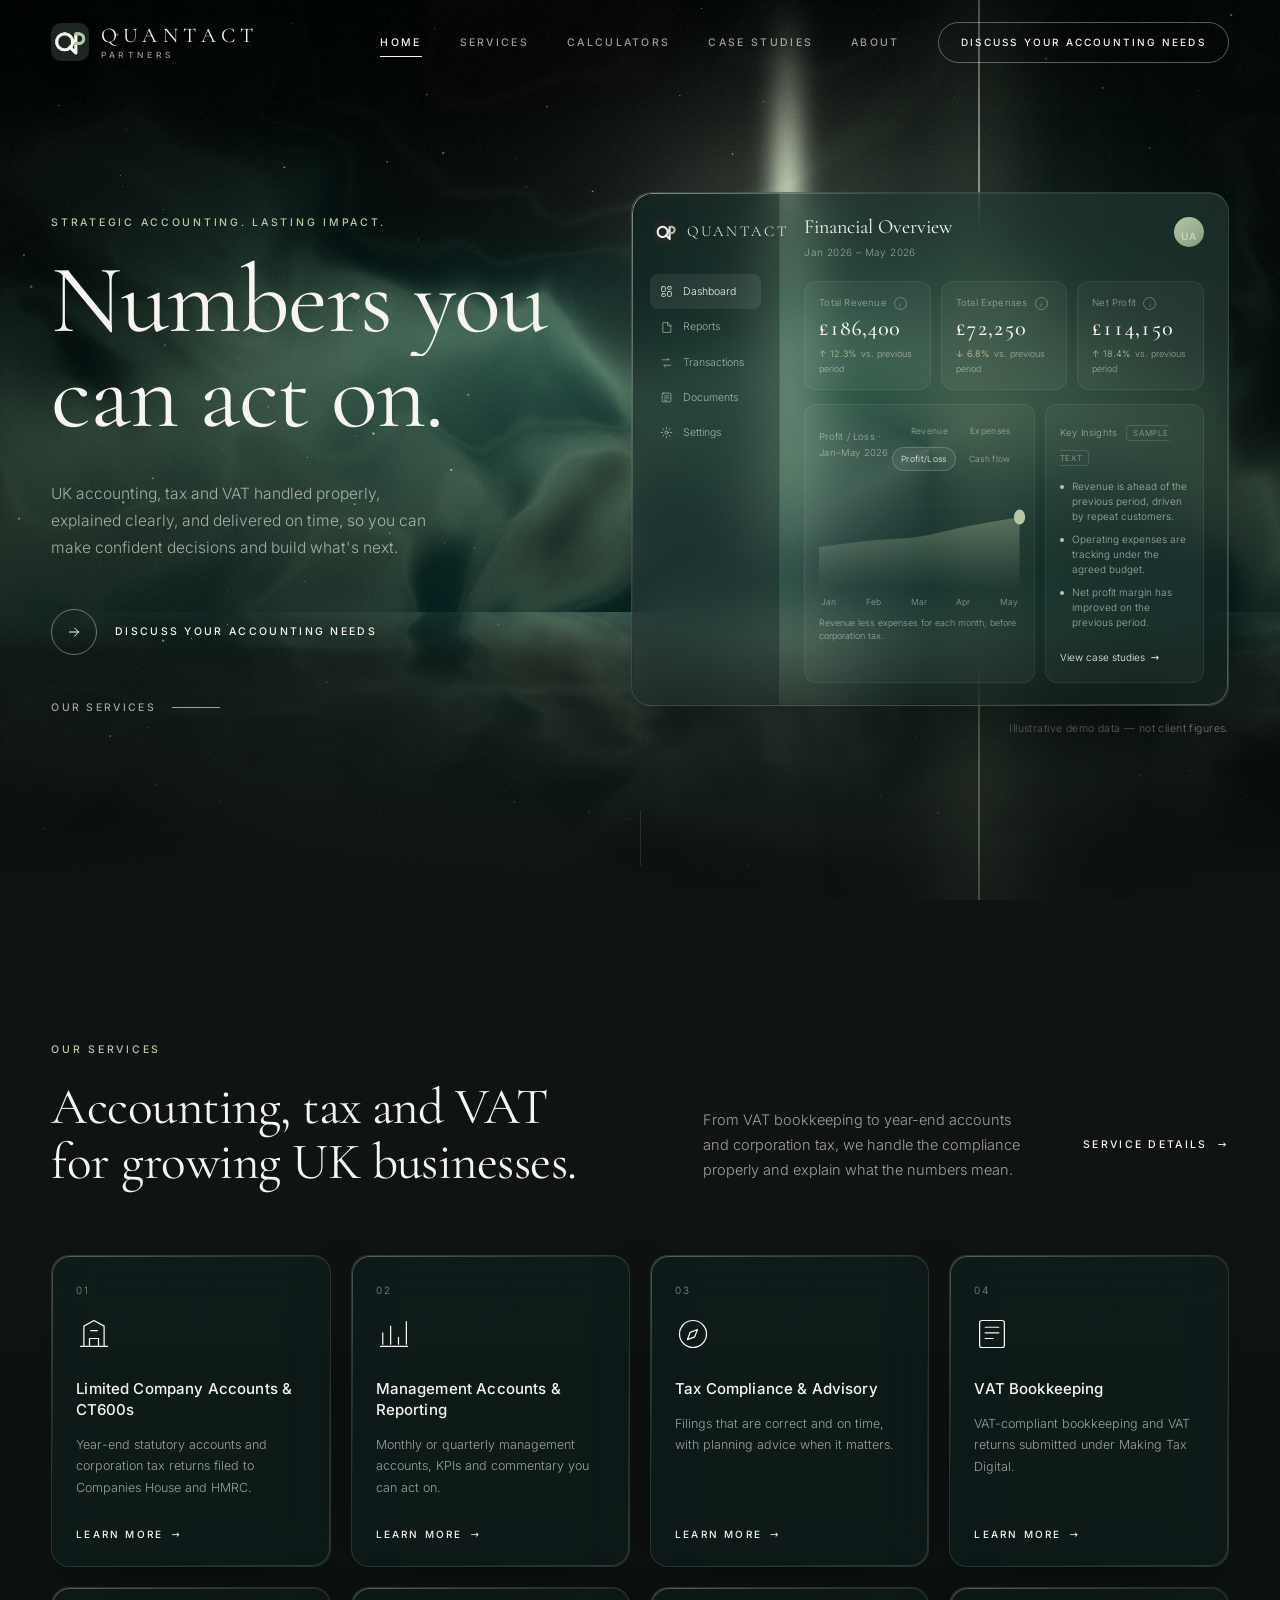
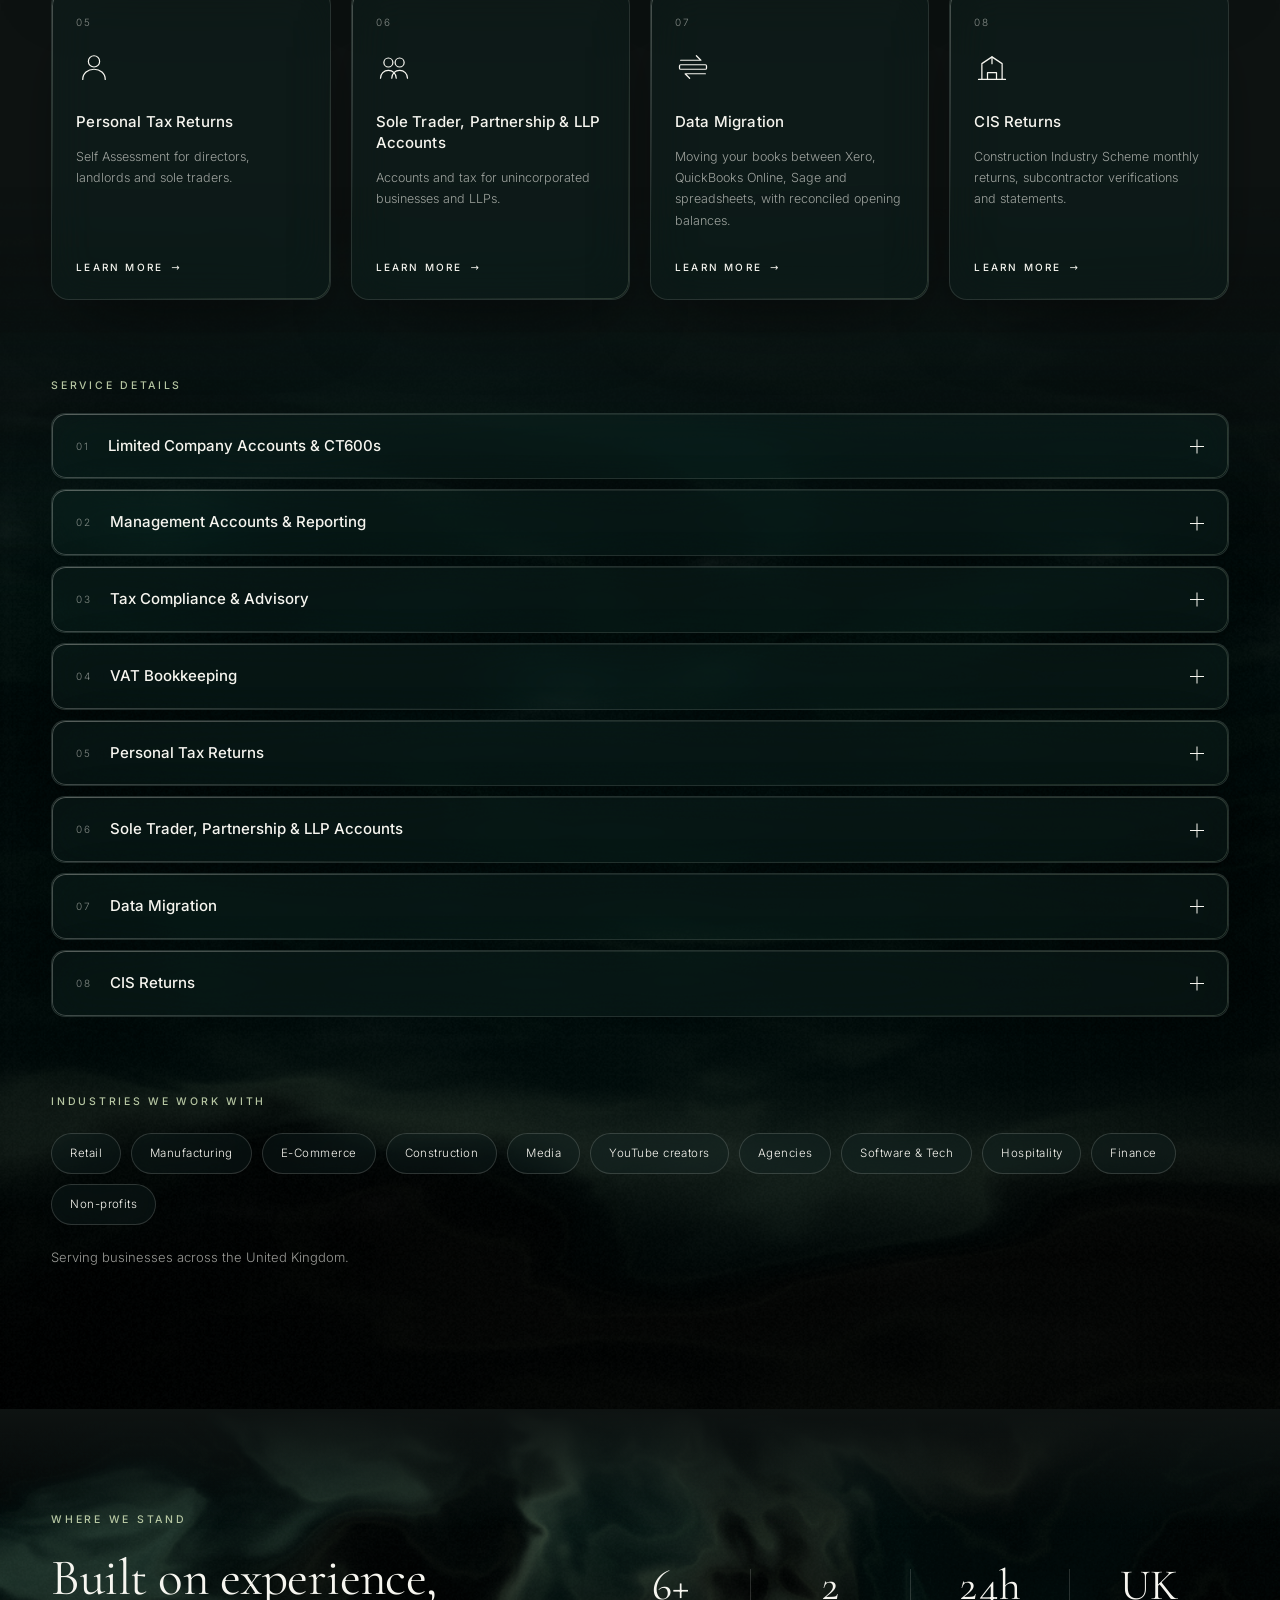
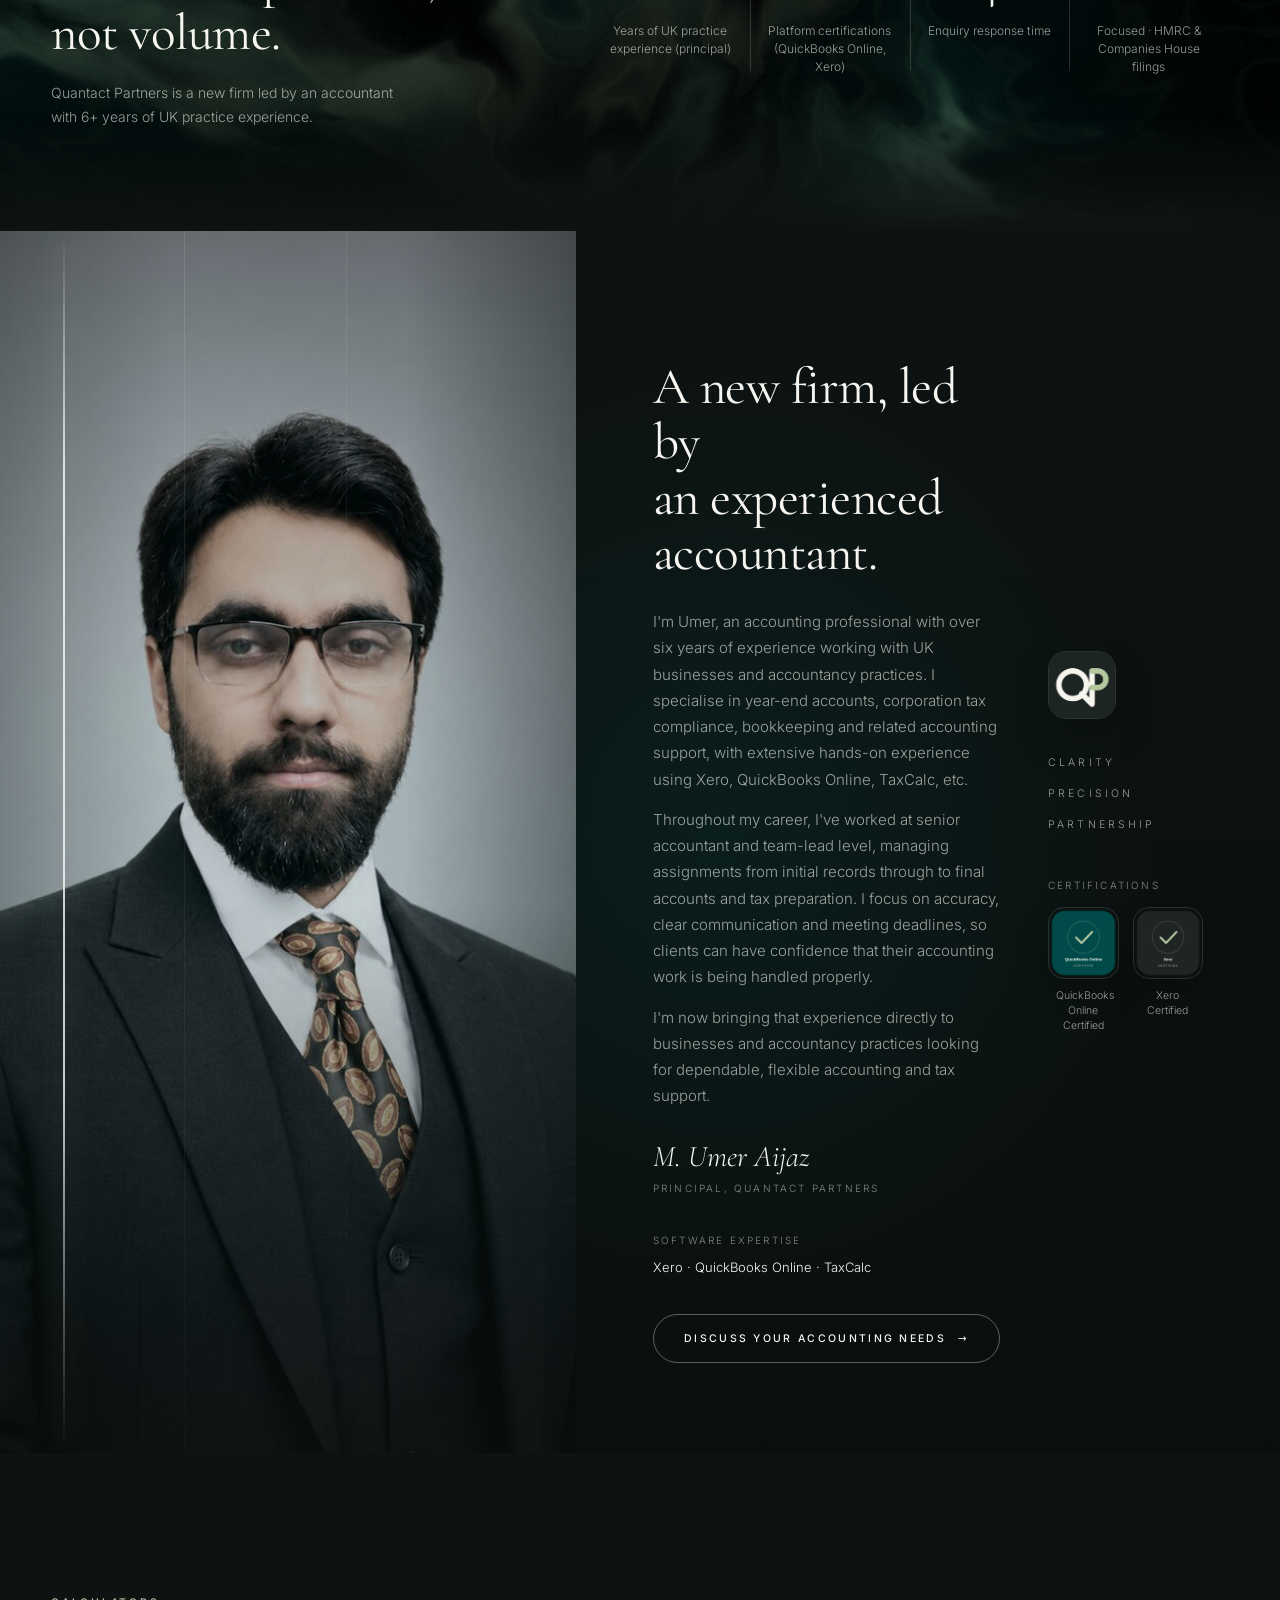
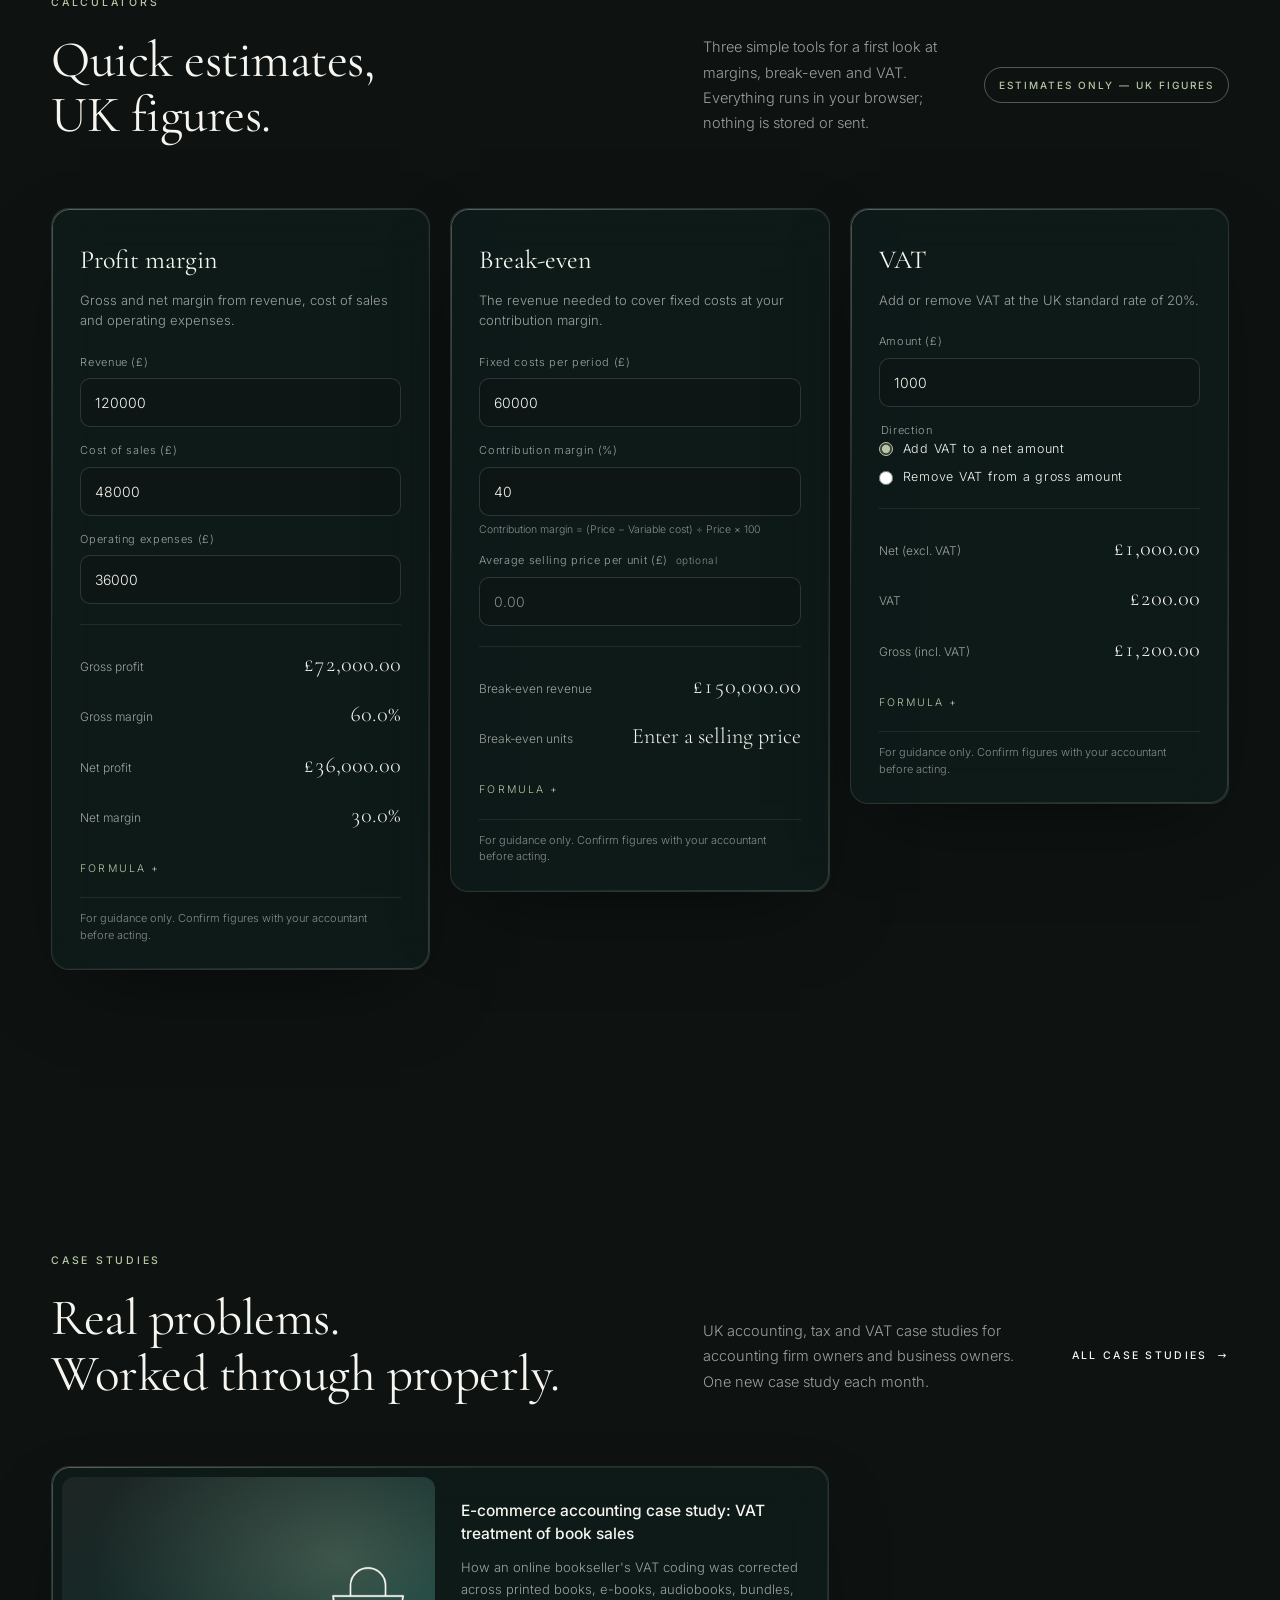
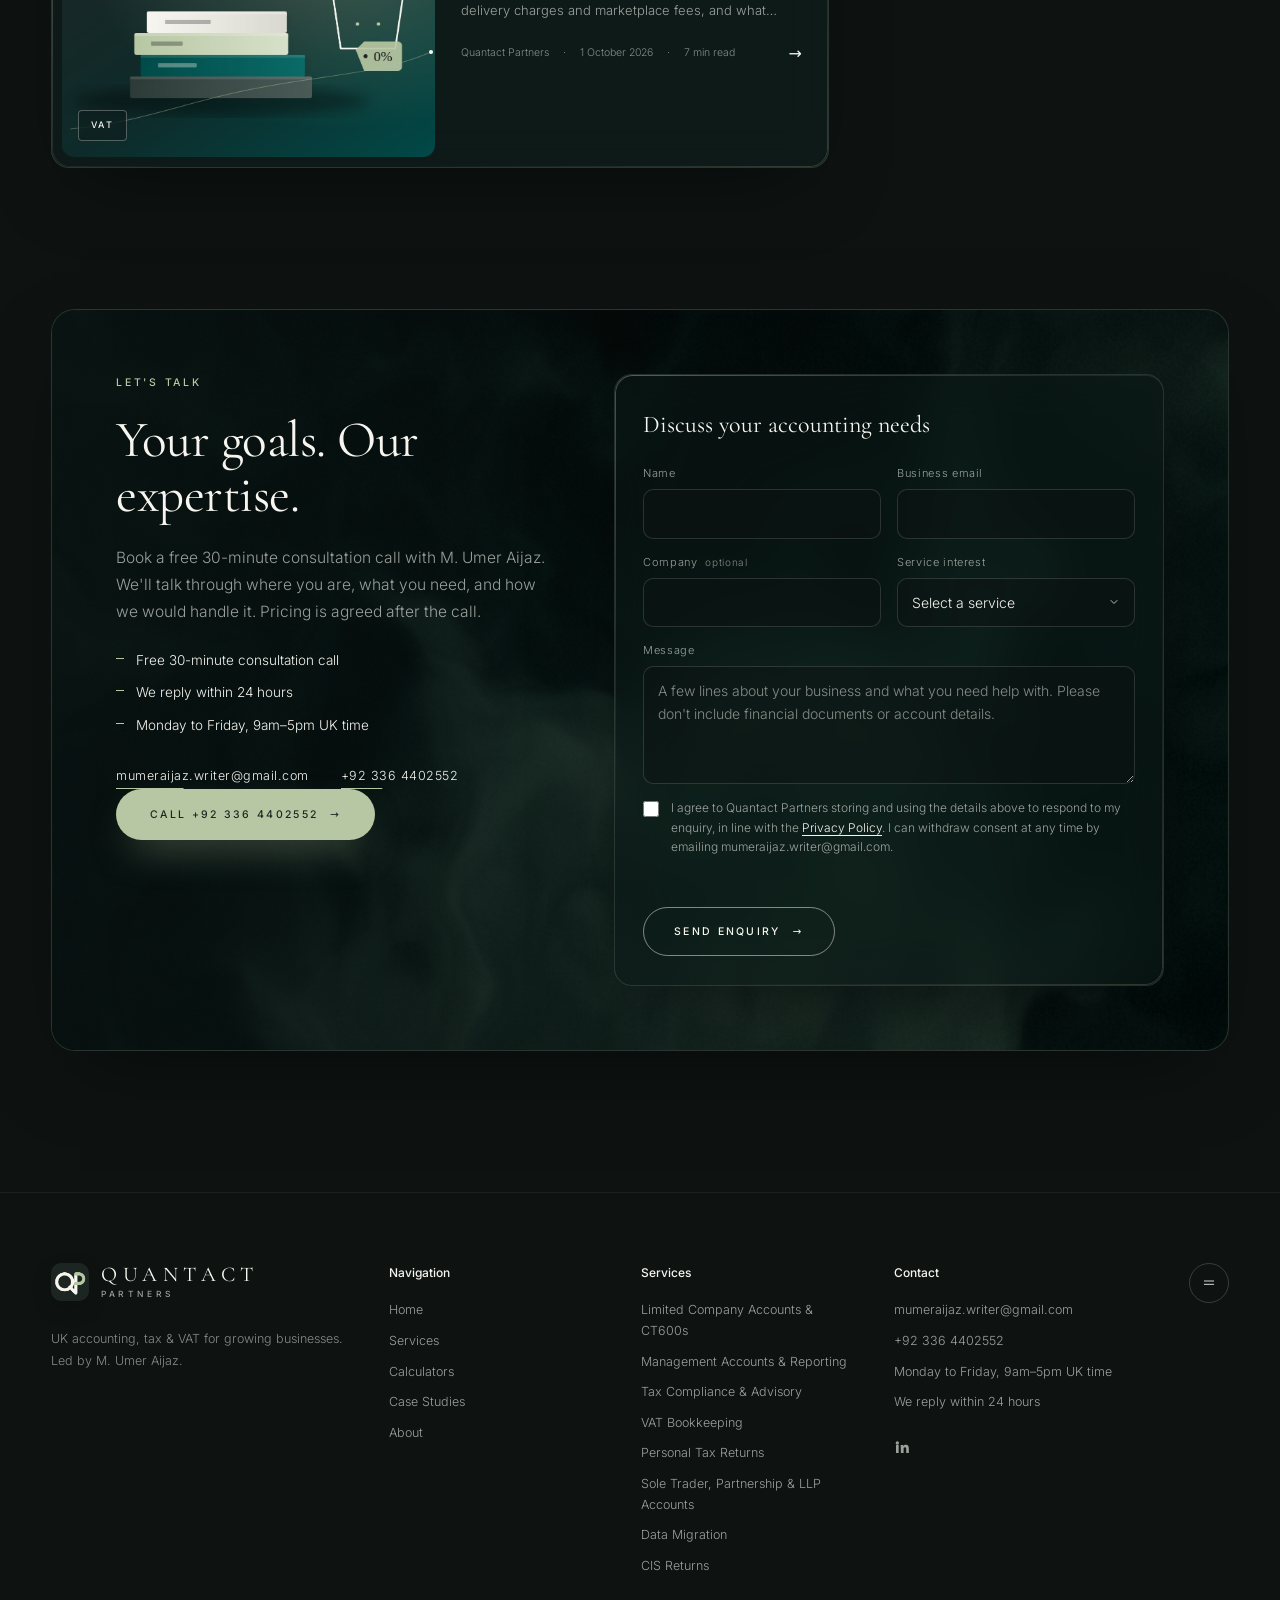
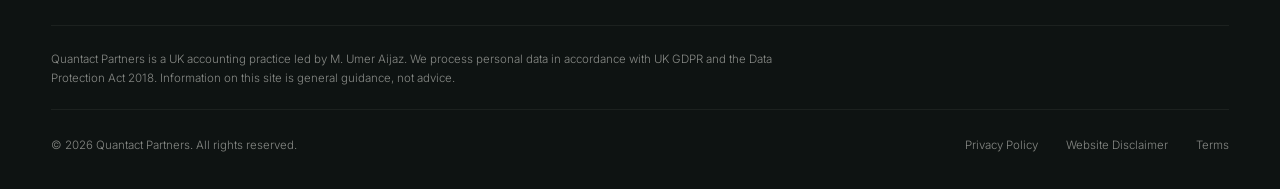
<file: index.html>
<!DOCTYPE html>
<html lang="en-GB">
<head>
  <meta charset="UTF-8">
  <meta name="viewport" content="width=device-width, initial-scale=1.0">
  <title>Quantact Partners — UK accounting, tax &amp; VAT for growing businesses. Led by M. Umer Aijaz.</title>
  <meta name="description" content="Quantact Partners — UK accounting, tax &amp; VAT for growing businesses. Led by M. Umer Aijaz.">
  <link rel="canonical" href="https://www.quantactpartners.co.uk/">
  <meta property="og:title" content="Quantact Partners — UK accounting, tax &amp; VAT for growing businesses">
  <meta property="og:description" content="Limited company accounts, CT600s, VAT bookkeeping, personal tax and more. Led by M. Umer Aijaz.">
  <meta property="og:image" content="https://www.quantactpartners.co.uk/assets/img/case-ecommerce-vat.jpg">
  <meta property="og:type" content="website">
  <meta name="theme-color" content="#1F2523">
  <link rel="stylesheet" href="assets/fonts/fonts.css">
  <link rel="stylesheet" href="assets/css/style.css">
  <link rel="icon" type="image/png" href="assets/img/logo.png">
  <link rel="apple-touch-icon" href="assets/img/logo.png">
</head>
<body>

  <!-- Loader -->
  <div class="loader" id="loader" aria-hidden="true">
    <div class="loader__mark">
      <img src="assets/img/logo.png" alt="" class="loader__logo">
      <span class="loader__name">QUANTACT PARTNERS</span>
      <span class="loader__line"><i></i></span>
    </div>
  </div>

  <div class="grain" aria-hidden="true"></div>
  <div class="cursor" id="cursor" aria-hidden="true"><span></span></div>

  <!-- Navigation -->
  <header class="nav" id="nav">
    <div class="nav__inner">
      <a href="#top" class="brand" aria-label="Quantact Partners home">
        <img src="assets/img/logo.png" alt="" class="brand__mark">
        <span class="brand__text">
          <span class="brand__name">Quantact</span>
          <span class="brand__sub">Partners</span>
        </span>
      </a>
      <nav class="nav__links" aria-label="Primary">
        <a href="#top" class="is-active">Home</a>
        <a href="#services">Services</a>
        <a href="#calculators">Calculators</a>
        <a href="#case-studies">Case Studies</a>
        <a href="#about">About</a>
      </nav>
      <div class="nav__actions">
        <a href="#contact" class="btn btn--outline btn--sm" data-magnetic>Discuss your accounting needs</a>
        <button class="nav__burger" id="burger" aria-label="Open menu" aria-expanded="false" aria-controls="mobileMenu">
          <span></span><span></span>
        </button>
      </div>
    </div>
  </header>

  <div class="mobile-menu" id="mobileMenu" aria-hidden="true">
    <a href="#top">Home</a>
    <a href="#services">Services</a>
    <a href="#calculators">Calculators</a>
    <a href="#case-studies">Case Studies</a>
    <a href="#about">About</a>
    <a href="#contact">Discuss your accounting needs</a>
    <ul class="mobile-menu__services" aria-label="Services">
      <li><a href="#detail-limited-company-accounts" data-detail="detail-limited-company-accounts">Limited Company Accounts &amp; CT600s</a></li>
      <li><a href="#detail-management-accounts" data-detail="detail-management-accounts">Management Accounts &amp; Reporting</a></li>
      <li><a href="#detail-tax-compliance" data-detail="detail-tax-compliance">Tax Compliance &amp; Advisory</a></li>
      <li><a href="#detail-vat-bookkeeping" data-detail="detail-vat-bookkeeping">VAT Bookkeeping</a></li>
      <li><a href="#detail-personal-tax" data-detail="detail-personal-tax">Personal Tax Returns</a></li>
      <li><a href="#detail-sole-trader-partnership-llp" data-detail="detail-sole-trader-partnership-llp">Sole Trader, Partnership &amp; LLP Accounts</a></li>
      <li><a href="#detail-data-migration" data-detail="detail-data-migration">Data Migration</a></li>
      <li><a href="#detail-cis-returns" data-detail="detail-cis-returns">CIS Returns</a></li>
    </ul>
  </div>

  <main id="top">

    <!-- ============================ HERO ============================ -->
    <section class="hero" id="hero">
      <canvas class="hero__canvas" id="heroCanvas" aria-hidden="true"></canvas>
      <div class="hero__fade" aria-hidden="true"></div>

      <div class="container hero__grid">
        <div class="hero__copy">
          <p class="eyebrow reveal" data-delay="0">Strategic accounting. Lasting impact.</p>
          <h1 class="hero__title">
            <span class="line"><span class="word">Numbers</span> <span class="word">you</span></span>
            <span class="line"><span class="word">can</span> <span class="word">act</span> <span class="word">on.</span></span>
          </h1>
          <p class="hero__lead reveal" data-delay="500">
            UK accounting, tax and VAT handled properly, explained
            clearly, and delivered on time, so you can make confident
            decisions and build what's next.
          </p>
          <div class="hero__cta reveal" data-delay="650">
            <a href="#contact" class="btn btn--circle-text" data-magnetic>
              <span class="btn__circle"><svg viewBox="0 0 24 24"><path d="M5 12h14M13 6l6 6-6 6"/></svg></span>
              <span class="btn__label">Discuss your accounting needs</span>
            </a>
            <a href="#services" class="link-line">
              <span>Our Services</span><i></i>
            </a>
          </div>
        </div>

        <!-- Glass dashboard -->
        <div class="hero__visual reveal" data-delay="350">
          <div class="beam" aria-hidden="true"></div>
          <div class="dash tilt" id="dash">
            <div class="dash__glow" aria-hidden="true"></div>
            <aside class="dash__side">
              <div class="dash__brand">
                <img src="assets/img/logo.png" alt="">
                <span>Quantact</span>
              </div>
              <ul>
                <li class="is-active"><svg viewBox="0 0 24 24"><rect x="3" y="3" width="7" height="9" rx="1.5"/><rect x="14" y="3" width="7" height="5" rx="1.5"/><rect x="14" y="12" width="7" height="9" rx="1.5"/><rect x="3" y="16" width="7" height="5" rx="1.5"/></svg>Dashboard</li>
                <li><svg viewBox="0 0 24 24"><path d="M6 3h9l5 5v13H6z"/><path d="M14 3v6h6"/></svg>Reports</li>
                <li><svg viewBox="0 0 24 24"><path d="M4 7h13l-3-3M20 17H7l3 3"/></svg>Transactions</li>
                <li><svg viewBox="0 0 24 24"><rect x="4" y="4" width="16" height="16" rx="2"/><path d="M8 9h8M8 13h8M8 17h5"/></svg>Documents</li>
                <li><svg viewBox="0 0 24 24"><circle cx="12" cy="12" r="3"/><path d="M12 2v3M12 19v3M2 12h3M19 12h3M4.9 4.9l2.1 2.1M17 17l2.1 2.1M4.9 19.1 7 17M17 7l2.1-2.1"/></svg>Settings</li>
              </ul>
            </aside>

            <div class="dash__main">
              <header class="dash__head">
                <div>
                  <p class="dash__title">Financial Overview</p>
                  <span>Jan 2026 – May 2026</span>
                </div>
                <div class="dash__avatar"><span>UA</span></div>
              </header>

              <div class="dash__stats">
                <div class="dash__stat">
                  <small>Total Revenue <button type="button" class="tip" aria-label="Definition of total revenue" data-tip="Sales invoiced in the period, excluding VAT.">i</button></small>
                  <strong>£<span data-count="186400" data-format="comma">0</span></strong>
                  <em class="up">↑ 12.3% <span>vs. previous period</span></em>
                </div>
                <div class="dash__stat">
                  <small>Total Expenses <button type="button" class="tip" aria-label="Definition of total expenses" data-tip="Operating costs incurred in the period, excluding VAT.">i</button></small>
                  <strong>£<span data-count="72250" data-format="comma">0</span></strong>
                  <em class="down">↓ 6.8% <span>vs. previous period</span></em>
                </div>
                <div class="dash__stat">
                  <small>Net Profit <button type="button" class="tip" aria-label="Definition of net profit" data-tip="Revenue less expenses, before corporation tax.">i</button></small>
                  <strong>£<span data-count="114150" data-format="comma">0</span></strong>
                  <em class="up">↑ 18.4% <span>vs. previous period</span></em>
                </div>
              </div>

              <div class="dash__row">
                <div class="dash__chart">
                  <div class="dash__chart-head">
                    <small id="chartLabel">Profit / Loss · Jan–May 2026</small>
                    <div class="dash__tabs" role="tablist" aria-label="Chart series">
                      <button type="button" role="tab" data-series="revenue" aria-selected="false">Revenue</button>
                      <button type="button" role="tab" data-series="expenses" aria-selected="false">Expenses</button>
                      <button type="button" role="tab" data-series="profit" aria-selected="true" class="is-active">Profit/Loss</button>
                      <button type="button" role="tab" data-series="cashflow" aria-selected="false">Cash flow</button>
                    </div>
                  </div>
                  <svg viewBox="0 0 320 130" preserveAspectRatio="none" class="chart" id="chart" aria-hidden="true">
                    <defs>
                      <linearGradient id="chartFill" x1="0" y1="0" x2="0" y2="1">
                        <stop offset="0" stop-color="#B7C7A3" stop-opacity=".35"/>
                        <stop offset="1" stop-color="#B7C7A3" stop-opacity="0"/>
                      </linearGradient>
                      <linearGradient id="chartStroke" x1="0" y1="0" x2="1" y2="0">
                        <stop offset="0" stop-color="#7fa39b"/>
                        <stop offset="1" stop-color="#F6F5EF"/>
                      </linearGradient>
                      <filter id="chartGlow" x="-20%" y="-50%" width="140%" height="200%">
                        <feGaussianBlur stdDeviation="3" result="b"/>
                        <feMerge><feMergeNode in="b"/><feMergeNode in="SourceGraphic"/></feMerge>
                      </filter>
                    </defs>
                    <g class="chart__grid">
                      <line x1="0" y1="30" x2="320" y2="30"/>
                      <line x1="0" y1="60" x2="320" y2="60"/>
                      <line x1="0" y1="90" x2="320" y2="90"/>
                    </g>
                    <path class="chart__area" d="M0,118 C30,112 50,104 80,98 C110,92 125,100 150,78 C175,56 190,66 210,54 C230,42 245,50 270,34 C290,22 305,14 320,10 L320,130 L0,130 Z" fill="url(#chartFill)"/>
                    <path class="chart__line" id="chartLine" d="M0,118 C30,112 50,104 80,98 C110,92 125,100 150,78 C175,56 190,66 210,54 C230,42 245,50 270,34 C290,22 305,14 320,10" fill="none" stroke="url(#chartStroke)" stroke-width="1.8" stroke-linecap="round" filter="url(#chartGlow)"/>
                    <circle class="chart__dot" id="chartDot" r="3.2" fill="#F6F5EF"/>
                    <circle class="chart__halo" id="chartHalo" r="9" fill="#B7C7A3" opacity=".25"/>
                  </svg>
                  <div class="chart__axis"><span>Jan</span><span>Feb</span><span>Mar</span><span>Apr</span><span>May</span></div>
                  <p class="dash__defs" id="chartDef">Revenue less expenses for each month, before corporation tax.</p>
                </div>

                <div class="dash__insights">
                  <small>Key Insights <span class="dash__sample">Sample text</span></small>
                  <ul>
                    <li>Revenue is ahead of the previous period, driven by repeat customers.</li>
                    <li>Operating expenses are tracking under the agreed budget.</li>
                    <li>Net profit margin has improved on the previous period.</li>
                  </ul>
                  <a href="#case-studies" class="dash__link">View case studies <span>→</span></a>
                </div>
              </div>
            </div>
          </div>
          <p class="dash__caption">Illustrative demo data — not client figures.</p>
        </div>
      </div>

      <div class="hero__scroll" aria-hidden="true"><span></span></div>
    </section>

    <!-- ============================ SERVICES ============================ -->
    <section class="services section" id="services">
      <canvas class="scene scene--bottom" data-scene="water" aria-hidden="true"></canvas>
      <div class="container">
        <div class="section__head split">
          <div>
            <p class="eyebrow reveal">Our Services</p>
            <h2 class="title reveal" data-delay="80">Accounting, tax and VAT<br>for growing UK businesses.</h2>
          </div>
          <div class="section__aside reveal" data-delay="160">
            <p>From VAT bookkeeping to year-end accounts and corporation tax, we handle the compliance properly and explain what the numbers mean.</p>
            <a href="#service-details" class="link-arrow">Service details <span>→</span></a>
          </div>
        </div>

        <div class="cards cards--eight">
          <article class="glass card reveal" data-delay="0">
            <span class="card__num">01</span>
            <div class="card__icon"><svg viewBox="0 0 32 32"><path d="M7 27V9l9-5 9 5v18"/><path d="M4 27h24M12 27v-7h8v7M13 13h6"/></svg></div>
            <h3>Limited Company Accounts &amp; CT600s</h3>
            <p>Year-end statutory accounts and corporation tax returns filed to Companies House and HMRC.</p>
            <a href="#detail-limited-company-accounts" class="card__link" data-detail="detail-limited-company-accounts">Learn more <span>→</span></a>
          </article>
          <article class="glass card reveal" data-delay="100">
            <span class="card__num">02</span>
            <div class="card__icon"><svg viewBox="0 0 32 32"><path d="M6 25V15M13 25V9M20 25v-6M27 25V5"/><path d="M4 27h24"/></svg></div>
            <h3>Management Accounts &amp; Reporting</h3>
            <p>Monthly or quarterly management accounts, KPIs and commentary you can act on.</p>
            <a href="#detail-management-accounts" class="card__link" data-detail="detail-management-accounts">Learn more <span>→</span></a>
          </article>
          <article class="glass card reveal" data-delay="200">
            <span class="card__num">03</span>
            <div class="card__icon"><svg viewBox="0 0 32 32"><circle cx="16" cy="16" r="12"/><path d="m20 12-2.5 6.5L11 21l2.5-6.5z"/></svg></div>
            <h3>Tax Compliance &amp; Advisory</h3>
            <p>Filings that are correct and on time, with planning advice when it matters.</p>
            <a href="#detail-tax-compliance" class="card__link" data-detail="detail-tax-compliance">Learn more <span>→</span></a>
          </article>
          <article class="glass card reveal" data-delay="300">
            <span class="card__num">04</span>
            <div class="card__icon"><svg viewBox="0 0 32 32"><rect x="5" y="4" width="22" height="24" rx="2"/><path d="M10 10h12M10 15h12M10 20h7"/></svg></div>
            <h3>VAT Bookkeeping</h3>
            <p>VAT-compliant bookkeeping and VAT returns submitted under Making Tax Digital.</p>
            <a href="#detail-vat-bookkeeping" class="card__link" data-detail="detail-vat-bookkeeping">Learn more <span>→</span></a>
          </article>
          <article class="glass card reveal" data-delay="0">
            <span class="card__num">05</span>
            <div class="card__icon"><svg viewBox="0 0 32 32"><circle cx="16" cy="11" r="5"/><path d="M6 27c0-5.5 4.5-9 10-9s10 3.5 10 9"/></svg></div>
            <h3>Personal Tax Returns</h3>
            <p>Self Assessment for directors, landlords and sole traders.</p>
            <a href="#detail-personal-tax" class="card__link" data-detail="detail-personal-tax">Learn more <span>→</span></a>
          </article>
          <article class="glass card reveal" data-delay="100">
            <span class="card__num">06</span>
            <div class="card__icon"><svg viewBox="0 0 32 32"><circle cx="11" cy="12" r="4"/><circle cx="21" cy="12" r="4"/><path d="M4 26c0-4 3-7 7-7s7 3 7 7M14 26c0-4 3-7 7-7s7 3 7 7"/></svg></div>
            <h3>Sole Trader, Partnership &amp; LLP Accounts</h3>
            <p>Accounts and tax for unincorporated businesses and LLPs.</p>
            <a href="#detail-sole-trader-partnership-llp" class="card__link" data-detail="detail-sole-trader-partnership-llp">Learn more <span>→</span></a>
          </article>
          <article class="glass card reveal" data-delay="200">
            <span class="card__num">07</span>
            <div class="card__icon"><svg viewBox="0 0 32 32"><path d="M5 10h18l-4-4M27 22H9l4 4"/><rect x="4" y="14" width="24" height="4" rx="1"/></svg></div>
            <h3>Data Migration</h3>
            <p>Moving your books between Xero, QuickBooks Online, Sage and spreadsheets, with reconciled opening balances.</p>
            <a href="#detail-data-migration" class="card__link" data-detail="detail-data-migration">Learn more <span>→</span></a>
          </article>
          <article class="glass card reveal" data-delay="300">
            <span class="card__num">08</span>
            <div class="card__icon"><svg viewBox="0 0 32 32"><path d="M4 27h24M7 27V13l9-6 9 6v14"/><path d="M12 27v-6h8v6M16 7v6"/></svg></div>
            <h3>CIS Returns</h3>
            <p>Construction Industry Scheme monthly returns, subcontractor verifications and statements.</p>
            <a href="#detail-cis-returns" class="card__link" data-detail="detail-cis-returns">Learn more <span>→</span></a>
          </article>
        </div>

        <div class="details reveal" id="service-details">
          <p class="eyebrow">Service details</p>
          <details class="detail glass" id="detail-limited-company-accounts">
            <summary><span class="detail__num">01</span><span class="detail__title">Limited Company Accounts &amp; CT600s</span><span class="detail__toggle" aria-hidden="true"></span></summary>
            <div class="detail__body">
              <!-- PRINCIPAL TO REPLACE: interim copy for Limited Company Accounts & CT600s -->
              <div>
                <h4>What's included</h4>
                <p>Preparation of year-end statutory accounts under FRS 102 Section 1A or FRS 105, the CT600 corporation tax return and supporting computations, and iXBRL tagging. Filing to Companies House and HMRC within the statutory deadlines, with a clear summary of the figures before anything is submitted.</p>
              </div>
              <div>
                <h4>Client benefit</h4>
                <p>You meet both filing deadlines without chasing, understand your corporation tax position before it falls due, and start the next year with accounts that are reconciled and ready for lenders, investors or a future sale.</p>
              </div>
              <div>
                <h4>What's outside scope</h4>
                <p>Statutory audit, group consolidations, and R&amp;D tax credit claims are not included as standard. Where these are needed, they are quoted separately or referred to a specialist.</p>
              </div>
              <!-- END PRINCIPAL TO REPLACE -->
              <a href="#contact" class="link-arrow">Discuss this service <span>→</span></a>
            </div>
          </details>
          <details class="detail glass" id="detail-management-accounts">
            <summary><span class="detail__num">02</span><span class="detail__title">Management Accounts &amp; Reporting</span><span class="detail__toggle" aria-hidden="true"></span></summary>
            <div class="detail__body">
              <!-- PRINCIPAL TO REPLACE: interim copy for Management Accounts & Reporting -->
              <div>
                <h4>What's included</h4>
                <p>A monthly or quarterly pack covering profit and loss, balance sheet, cash position and the handful of KPIs that matter to your business, with short written commentary on what moved and why. Delivered to an agreed timetable after the month-end close.</p>
              </div>
              <div>
                <h4>Client benefit</h4>
                <p>Decisions are made on current numbers rather than last year's accounts. Trends, margin pressure and cash issues show up early enough to do something about them.</p>
              </div>
              <div>
                <h4>What's outside scope</h4>
                <p>Detailed budgeting models, board-pack design and investor reporting beyond the standard pack are scoped and agreed separately.</p>
              </div>
              <!-- END PRINCIPAL TO REPLACE -->
              <a href="#contact" class="link-arrow">Discuss this service <span>→</span></a>
            </div>
          </details>
          <details class="detail glass" id="detail-tax-compliance">
            <summary><span class="detail__num">03</span><span class="detail__title">Tax Compliance &amp; Advisory</span><span class="detail__toggle" aria-hidden="true"></span></summary>
            <div class="detail__body">
              <!-- PRINCIPAL TO REPLACE: interim copy for Tax Compliance & Advisory -->
              <div>
                <h4>What's included</h4>
                <p>Corporation tax, PAYE settlement considerations, dividend planning for owner-managed companies and a review of reliefs and allowances you may be entitled to claim. Deadlines are tracked and filings are prepared with a clear explanation of the position.</p>
              </div>
              <div>
                <h4>Client benefit</h4>
                <p>Fewer surprises at year end, a tax position you understand, and planning that is done before the year closes rather than after the opportunity has passed.</p>
              </div>
              <div>
                <h4>What's outside scope</h4>
                <p>Complex international structuring, trusts, inheritance tax planning and tax investigations are outside the standard service and are referred to or scoped with a specialist.</p>
              </div>
              <!-- END PRINCIPAL TO REPLACE -->
              <a href="#contact" class="link-arrow">Discuss this service <span>→</span></a>
            </div>
          </details>
          <details class="detail glass" id="detail-vat-bookkeeping">
            <summary><span class="detail__num">04</span><span class="detail__title">VAT Bookkeeping</span><span class="detail__toggle" aria-hidden="true"></span></summary>
            <div class="detail__body">
              <!-- PRINCIPAL TO REPLACE: interim copy for VAT Bookkeeping -->
              <div>
                <h4>What's included</h4>
                <p>Transaction coding with the correct VAT treatment, bank and supplier reconciliations, and quarterly VAT returns prepared and submitted through MTD-compatible software such as Xero or QuickBooks Online. Includes a review of partial exemption, reverse charge and scheme eligibility where relevant.</p>
              </div>
              <div>
                <h4>Client benefit</h4>
                <p>Returns are filed on time and reconcile to your books, VAT is not over- or under-claimed, and HMRC queries can be answered from records that are already in order.</p>
              </div>
              <div>
                <h4>What's outside scope</h4>
                <p>VAT registration applications, Option to Tax elections and customs or import agent work are handled as separate engagements.</p>
              </div>
              <!-- END PRINCIPAL TO REPLACE -->
              <a href="#contact" class="link-arrow">Discuss this service <span>→</span></a>
            </div>
          </details>
          <details class="detail glass" id="detail-personal-tax">
            <summary><span class="detail__num">05</span><span class="detail__title">Personal Tax Returns</span><span class="detail__toggle" aria-hidden="true"></span></summary>
            <div class="detail__body">
              <!-- PRINCIPAL TO REPLACE: interim copy for Personal Tax Returns -->
              <div>
                <h4>What's included</h4>
                <p>Preparation and filing of the Self Assessment return covering employment, dividends, rental income, self-employment and capital gains. Includes a reconciliation of payments on account and a clear statement of what is due and when.</p>
              </div>
              <div>
                <h4>Client benefit</h4>
                <p>The 31 January deadline is met without a last-minute scramble, allowable expenses and reliefs are claimed, and you know your liability months in advance.</p>
              </div>
              <div>
                <h4>What's outside scope</h4>
                <p>Non-UK resident and non-domicile matters, and returns involving complex share schemes or trusts, are scoped separately.</p>
              </div>
              <!-- END PRINCIPAL TO REPLACE -->
              <a href="#contact" class="link-arrow">Discuss this service <span>→</span></a>
            </div>
          </details>
          <details class="detail glass" id="detail-sole-trader-partnership-llp">
            <summary><span class="detail__num">06</span><span class="detail__title">Sole Trader, Partnership &amp; LLP Accounts</span><span class="detail__toggle" aria-hidden="true"></span></summary>
            <div class="detail__body">
              <!-- PRINCIPAL TO REPLACE: interim copy for Sole Trader, Partnership & LLP Accounts -->
              <div>
                <h4>What's included</h4>
                <p>Annual accounts for sole traders, partnerships and LLPs, the partnership return (SA800) and partners' individual returns where required, and LLP accounts filed at Companies House. Includes guidance on the basis period reform and cash versus accruals accounting.</p>
              </div>
              <div>
                <h4>Client benefit</h4>
                <p>Each partner's share of profit and tax is clear and agreed, filings are made on time, and the accounts support loan or mortgage applications when needed.</p>
              </div>
              <div>
                <h4>What's outside scope</h4>
                <p>Partnership agreements, profit-sharing disputes and incorporation advice are provided as separate advisory work.</p>
              </div>
              <!-- END PRINCIPAL TO REPLACE -->
              <a href="#contact" class="link-arrow">Discuss this service <span>→</span></a>
            </div>
          </details>
          <details class="detail glass" id="detail-data-migration">
            <summary><span class="detail__num">07</span><span class="detail__title">Data Migration</span><span class="detail__toggle" aria-hidden="true"></span></summary>
            <div class="detail__body">
              <!-- PRINCIPAL TO REPLACE: interim copy for Data Migration -->
              <div>
                <h4>What's included</h4>
                <p>A planned migration of your chart of accounts, customers, suppliers, open invoices and bills, bank feeds and historical balances to the new platform. Opening balances are reconciled to the closing trial balance of the old system and signed off before go-live.</p>
              </div>
              <div>
                <h4>Client benefit</h4>
                <p>No gap in your records, no duplicated or missing transactions, and a new system you can use from day one with confidence that the numbers agree.</p>
              </div>
              <div>
                <h4>What's outside scope</h4>
                <p>Custom integrations, app marketplace configuration and staff training beyond a handover session are quoted separately.</p>
              </div>
              <!-- END PRINCIPAL TO REPLACE -->
              <a href="#contact" class="link-arrow">Discuss this service <span>→</span></a>
            </div>
          </details>
          <details class="detail glass" id="detail-cis-returns">
            <summary><span class="detail__num">08</span><span class="detail__title">CIS Returns</span><span class="detail__toggle" aria-hidden="true"></span></summary>
            <div class="detail__body">
              <!-- PRINCIPAL TO REPLACE: interim copy for CIS Returns -->
              <div>
                <h4>What's included</h4>
                <p>Monthly CIS returns (CIS300) prepared and submitted to HMRC by the 19th, subcontractor verification, deduction statements issued to subcontractors, and reconciliation of CIS suffered for subcontractor companies claiming against PAYE.</p>
              </div>
              <div>
                <h4>Client benefit</h4>
                <p>Penalties for late or incorrect returns are avoided, subcontractors receive their statements on time, and deductions suffered are recovered promptly.</p>
              </div>
              <div>
                <h4>What's outside scope</h4>
                <p>Gross payment status applications, employment status disputes and payroll for directly employed staff are handled as separate engagements.</p>
              </div>
              <!-- END PRINCIPAL TO REPLACE -->
              <a href="#contact" class="link-arrow">Discuss this service <span>→</span></a>
            </div>
          </details>
        </div>

        <div class="industries reveal">
          <p class="eyebrow">Industries we work with</p>
          <ul class="chips">
            <li>Retail</li>
            <li>Manufacturing</li>
            <li>E-Commerce</li>
            <li>Construction</li>
            <li>Media</li>
            <li>YouTube creators</li>
            <li>Agencies</li>
            <li>Software &amp; Tech</li>
            <li>Hospitality</li>
            <li>Finance</li>
            <li>Non-profits</li>
          </ul>
          <p class="industries__note">Serving businesses across the United Kingdom.</p>
        </div>
      </div>
    </section>

    <!-- ============================ STATS ============================ -->
    <section class="stats" id="stats">
      <canvas class="scene" data-scene="silk" aria-hidden="true"></canvas>
      <div class="container stats__grid">
        <div class="stats__copy">
          <p class="eyebrow reveal">Where we stand</p>
          <h2 class="title reveal" data-delay="80">Built on experience,<br>not volume.</h2>
          <p class="stats__note reveal" data-delay="140">Quantact Partners is a new firm led by an accountant with 6+ years of UK practice experience.</p>
        </div>
        <ul class="stats__list">
          <li class="reveal" data-delay="0"><strong><span data-count="6">0</span>+</strong><span>Years of UK practice experience (principal)</span></li>
          <li class="reveal" data-delay="100"><strong><span data-count="2">0</span></strong><span>Platform certifications (QuickBooks Online, Xero)</span></li>
          <li class="reveal" data-delay="200"><strong><span data-count="24">0</span>h</strong><span>Enquiry response time</span></li>
          <li class="reveal" data-delay="300"><strong>UK</strong><span>Focused · HMRC &amp; Companies House filings</span></li>
        </ul>
      </div>
    </section>

    <!-- ============================ ABOUT ============================ -->
    <section class="about" id="about">
      <div class="about__media reveal">
        <canvas class="scene" data-scene="office" aria-hidden="true"></canvas>
        <img src="assets/img/umer-aijaz.jpg" alt="M. Umer Aijaz, principal of Quantact Partners" class="about__portrait" width="900" height="1200" loading="lazy">
        <div class="about__media-frame" aria-hidden="true"><i></i><i></i><i></i></div>
      </div>
      <div class="about__body">
        <div class="about__text">
          <p class="eyebrow reveal">About Quantact</p>
          <h2 class="title reveal" data-delay="80">A new firm, led by<br>an experienced accountant.</h2>
          <div class="about__bio reveal" data-delay="160">
            <p>I'm Umer, an accounting professional with over six years of experience working with UK businesses and accountancy practices. I specialise in year-end accounts, corporation tax compliance, bookkeeping and related accounting support, with extensive hands-on experience using Xero, QuickBooks Online, TaxCalc, etc.</p>
            <p>Throughout my career, I've worked at senior accountant and team-lead level, managing assignments from initial records through to final accounts and tax preparation. I focus on accuracy, clear communication and meeting deadlines, so clients can have confidence that their accounting work is being handled properly.</p>
            <p>I'm now bringing that experience directly to businesses and accountancy practices looking for dependable, flexible accounting and tax support.</p>
          </div>
          <div class="about__principal reveal" data-delay="200">
            <span class="about__sig">M. Umer Aijaz</span>
            <small>Principal, Quantact Partners</small>
          </div>
          <div class="about__software reveal" data-delay="220">
            <span class="about__software-label">Software expertise</span>
            <span>Xero · QuickBooks Online · TaxCalc</span>
          </div>
          <a href="#contact" class="btn btn--outline reveal" data-delay="240" data-magnetic>Discuss your accounting needs <span>→</span></a>
        </div>
        <div class="about__mono reveal" data-delay="200">
          <span class="mono"><img src="assets/img/logo.png" alt="Quantact Partners"></span>
          <ul>
            <li>Clarity</li>
            <li>Precision</li>
            <li>Partnership</li>
          </ul>
          <div class="certs" aria-label="Certifications">
            <span class="certs__label">Certifications</span>
            <figure class="cert">
              <img src="assets/img/badge-qbo.png" alt="QuickBooks Online Certified badge" width="320" height="320" loading="lazy">
              <figcaption>QuickBooks Online Certified</figcaption>
            </figure>
            <figure class="cert">
              <img src="assets/img/badge-xero.png" alt="Xero Certified badge" width="320" height="320" loading="lazy">
              <figcaption>Xero Certified</figcaption>
            </figure>
          </div>
        </div>
      </div>
    </section>

    <!-- ============================ CALCULATORS ============================ -->
    <section class="calculators section" id="calculators">
      <div class="container">
        <div class="section__head split">
          <div>
            <p class="eyebrow reveal">Calculators</p>
            <h2 class="title reveal" data-delay="80">Quick estimates,<br>UK figures.</h2>
          </div>
          <div class="section__aside reveal" data-delay="160">
            <p>Three simple tools for a first look at margins, break-even and VAT. Everything runs in your browser; nothing is stored or sent.</p>
            <span class="badge">Estimates only — UK figures</span>
          </div>
        </div>

        <div class="calc-grid">
          <!-- Profit margin -->
          <form class="calc glass reveal" id="calcMargin" novalidate>
            <h3>Profit margin</h3>
            <p class="calc__intro">Gross and net margin from revenue, cost of sales and operating expenses.</p>
            <div class="field">
              <label for="pm-revenue">Revenue (£)</label>
              <input id="pm-revenue" name="revenue" type="number" inputmode="decimal" min="0" step="0.01" placeholder="0.00" value="120000">
            </div>
            <div class="field">
              <label for="pm-cogs">Cost of sales (£)</label>
              <input id="pm-cogs" name="cogs" type="number" inputmode="decimal" min="0" step="0.01" placeholder="0.00" value="48000">
            </div>
            <div class="field">
              <label for="pm-opex">Operating expenses (£)</label>
              <input id="pm-opex" name="opex" type="number" inputmode="decimal" min="0" step="0.01" placeholder="0.00" value="36000">
            </div>
            <dl class="calc__out" aria-live="polite">
              <div><dt>Gross profit</dt><dd data-out="gross">—</dd></div>
              <div><dt>Gross margin</dt><dd data-out="grossPct">—</dd></div>
              <div><dt>Net profit</dt><dd data-out="net">—</dd></div>
              <div><dt>Net margin</dt><dd data-out="netPct">—</dd></div>
            </dl>
            <p class="calc__error" data-error hidden></p>
            <details class="calc__formula">
              <summary>Formula</summary>
              <p>Gross margin = (Revenue − Cost of sales) ÷ Revenue × 100<br>Net margin = (Revenue − Cost of sales − Operating expenses) ÷ Revenue × 100</p>
              <p>No statutory rate is used. Figures exclude VAT and corporation tax.</p>
            </details>
            <p class="calc__caveat">For guidance only. Confirm figures with your accountant before acting.</p>
          </form>

          <!-- Break-even -->
          <form class="calc glass reveal" id="calcBreakEven" data-delay="100" novalidate>
            <h3>Break-even</h3>
            <p class="calc__intro">The revenue needed to cover fixed costs at your contribution margin.</p>
            <div class="field">
              <label for="be-fixed">Fixed costs per period (£)</label>
              <input id="be-fixed" name="fixed" type="number" inputmode="decimal" min="0" step="0.01" placeholder="0.00" value="60000">
            </div>
            <div class="field">
              <label for="be-cm">Contribution margin (%)</label>
              <input id="be-cm" name="cm" type="number" inputmode="decimal" min="0" max="100" step="0.1" placeholder="0" value="40">
              <small class="field__hint">Contribution margin = (Price − Variable cost) ÷ Price × 100</small>
            </div>
            <div class="field">
              <label for="be-price">Average selling price per unit (£) <span class="optional">optional</span></label>
              <input id="be-price" name="price" type="number" inputmode="decimal" min="0" step="0.01" placeholder="0.00">
            </div>
            <dl class="calc__out" aria-live="polite">
              <div><dt>Break-even revenue</dt><dd data-out="revenue">—</dd></div>
              <div><dt>Break-even units</dt><dd data-out="units">—</dd></div>
            </dl>
            <p class="calc__error" data-error hidden></p>
            <details class="calc__formula">
              <summary>Formula</summary>
              <p>Break-even revenue = Fixed costs ÷ (Contribution margin % ÷ 100)<br>Break-even units = Break-even revenue ÷ Selling price per unit</p>
              <p>No statutory rate is used.</p>
            </details>
            <p class="calc__caveat">For guidance only. Confirm figures with your accountant before acting.</p>
          </form>

          <!-- VAT -->
          <form class="calc glass reveal" id="calcVat" data-delay="200" novalidate>
            <h3>VAT</h3>
            <p class="calc__intro">Add or remove VAT at the UK standard rate of <span data-vat-rate>20%</span>.</p>
            <div class="field">
              <label for="vat-amount">Amount (£)</label>
              <input id="vat-amount" name="amount" type="number" inputmode="decimal" min="0" step="0.01" placeholder="0.00" value="1000">
            </div>
            <fieldset class="field field--radios">
              <legend>Direction</legend>
              <label><input type="radio" name="mode" value="add" checked> Add VAT to a net amount</label>
              <label><input type="radio" name="mode" value="remove"> Remove VAT from a gross amount</label>
            </fieldset>
            <dl class="calc__out" aria-live="polite">
              <div><dt>Net (excl. VAT)</dt><dd data-out="net">—</dd></div>
              <div><dt>VAT</dt><dd data-out="vat">—</dd></div>
              <div><dt>Gross (incl. VAT)</dt><dd data-out="gross">—</dd></div>
            </dl>
            <p class="calc__error" data-error hidden></p>
            <details class="calc__formula">
              <summary>Formula</summary>
              <p>Add VAT: Gross = Net × (1 + rate)<br>Remove VAT: Net = Gross ÷ (1 + rate)</p>
              <p>Standard rate <span data-vat-rate>20%</span>, effective from <span data-vat-date>4 January 2011</span>. Reduced and zero rates are not applied by this tool.</p>
            </details>
            <p class="calc__caveat">For guidance only. Confirm figures with your accountant before acting.</p>
          </form>
        </div>
      </div>
    </section>

    <!-- ============================ CASE STUDIES ============================ -->
    <section class="insights section" id="case-studies">
      <div class="container">
        <div class="section__head split">
          <div>
            <p class="eyebrow reveal">Case Studies</p>
            <h2 class="title reveal" data-delay="80">Real problems.<br>Worked through properly.</h2>
          </div>
          <div class="section__aside reveal" data-delay="160">
            <p>UK accounting, tax and VAT case studies for accounting firm owners and business owners. One new case study each month.</p>
            <a href="case-studies/" class="link-arrow">All case studies <span>→</span></a>
          </div>
        </div>

        <div class="posts posts--home" id="homePosts" data-feed="case-studies/index.json">
          <article class="post glass reveal" data-delay="0" data-category="vat">
            <a href="case-studies/ecommerce-vat-treatment-book-sales/" class="post__wrap">
              <div class="post__media"><img src="assets/img/case-ecommerce-vat.jpg" alt="Stacked printed books beside a laptop showing an online store, in muted teal tones" width="1200" height="800" loading="lazy"><span class="tag">VAT</span></div>
              <div class="post__body">
                <h3>E-commerce accounting case study: VAT treatment of book sales</h3>
                <p class="post__excerpt">How an online bookseller's VAT coding was corrected across printed books, e-books, audiobooks, bundles, delivery charges and marketplace fees, and what other UK e-commerce sellers can take from it.</p>
                <div class="post__meta"><span>Quantact Partners</span><span><time datetime="2026-10-01">1 October 2026</time></span><span>7 min read</span><i aria-hidden="true">→</i></div>
              </div>
            </a>
          </article>
        </div>
      </div>
    </section>

    <!-- ============================ CTA / CONTACT ============================ -->
    <section class="cta section" id="contact">
      <div class="container">
        <div class="cta__panel glass reveal">
          <canvas class="scene" data-scene="smoke" aria-hidden="true"></canvas>
          <div class="cta__content cta__content--form">
            <div class="cta__copy">
              <p class="eyebrow">Let's talk</p>
              <h2 class="title">Your goals. Our expertise.</h2>
              <p class="lead">Book a free 30-minute consultation call with M. Umer Aijaz. We'll talk through where you are, what you need, and how we would handle it. Pricing is agreed after the call.</p>
              <ul class="cta__facts">
                <li>Free 30-minute consultation call</li>
                <li>We reply within 24 hours</li>
                <li>Monday to Friday, 9am–5pm UK time</li>
              </ul>
              <div class="cta__contacts">
                <a href="mailto:mumeraijaz.writer@gmail.com">mumeraijaz.writer@gmail.com</a>
                <a href="tel:+923364402552">+92 336 4402552</a>
              </div>
              <div class="cta__actions">
                <a href="tel:+923364402552" class="btn btn--solid" data-magnetic>Call +92 336 4402552 <span>→</span></a>
              </div>
            </div>

            <form class="enquiry glass" id="enquiryForm" name="enquiry" method="POST" action="api/contact.php" novalidate>
              <p class="enquiry__hp"><label>Leave this field empty <input name="website" tabindex="-1" autocomplete="off"></label></p>
              <h3>Discuss your accounting needs</h3>
              <div class="enquiry__grid">
                <div class="field">
                  <label for="eq-name">Name</label>
                  <input id="eq-name" name="name" type="text" autocomplete="name" maxlength="80" required>
                </div>
                <div class="field">
                  <label for="eq-email">Business email</label>
                  <input id="eq-email" name="email" type="email" autocomplete="email" maxlength="120" inputmode="email" required>
                </div>
                <div class="field">
                  <label for="eq-company">Company <span class="optional">optional</span></label>
                  <input id="eq-company" name="company" type="text" autocomplete="organization" maxlength="120">
                </div>
                <div class="field">
                  <label for="eq-service">Service interest</label>
                  <select id="eq-service" name="service" required>
                    <option value="">Select a service</option>
                    <option>Limited Company Accounts &amp; CT600s</option>
                    <option>Management Accounts &amp; Reporting</option>
                    <option>Tax Compliance &amp; Advisory</option>
                    <option>VAT Bookkeeping</option>
                    <option>Personal Tax Returns</option>
                    <option>Sole Trader, Partnership &amp; LLP Accounts</option>
                    <option>Data Migration</option>
                    <option>CIS Returns</option>
                    <option>Not sure yet</option>
                  </select>
                </div>
                <div class="field field--full">
                  <label for="eq-message">Message</label>
                  <textarea id="eq-message" name="message" rows="4" maxlength="2000" required placeholder="A few lines about your business and what you need help with. Please don't include financial documents or account details."></textarea>
                </div>
                <div class="field field--full field--check">
                  <label>
                    <input type="checkbox" name="consent" value="yes" required>
                    <span>I agree to Quantact Partners storing and using the details above to respond to my enquiry, in line with the <a href="privacy.html">Privacy Policy</a>. I can withdraw consent at any time by emailing mumeraijaz.writer@gmail.com.</span>
                  </label>
                </div>
              </div>
              <p class="enquiry__status" id="enquiryStatus" role="status" aria-live="polite"></p>
              <button type="submit" class="btn btn--outline">Send enquiry <span>→</span></button>
            </form>
          </div>
        </div>
      </div>
    </section>

  </main>

  <!-- ============================ FOOTER ============================ -->
  <footer class="footer">
    <div class="container">
      <div class="footer__grid">
        <div class="footer__brand">
          <a href="#top" class="brand">
            <img src="assets/img/logo.png" alt="" class="brand__mark">
            <span class="brand__text">
              <span class="brand__name">Quantact</span>
              <span class="brand__sub">Partners</span>
            </span>
          </a>
          <p>UK accounting, tax &amp; VAT for growing businesses.<br>Led by M. Umer Aijaz.</p>
        </div>
        <div class="footer__col">
          <h3>Navigation</h3>
          <a href="#top">Home</a>
          <a href="#services">Services</a>
          <a href="#calculators">Calculators</a>
          <a href="case-studies/">Case Studies</a>
          <a href="#about">About</a>
        </div>
        <div class="footer__col">
          <h3>Services</h3>
          <a href="#detail-limited-company-accounts" data-detail="detail-limited-company-accounts">Limited Company Accounts &amp; CT600s</a>
          <a href="#detail-management-accounts" data-detail="detail-management-accounts">Management Accounts &amp; Reporting</a>
          <a href="#detail-tax-compliance" data-detail="detail-tax-compliance">Tax Compliance &amp; Advisory</a>
          <a href="#detail-vat-bookkeeping" data-detail="detail-vat-bookkeeping">VAT Bookkeeping</a>
          <a href="#detail-personal-tax" data-detail="detail-personal-tax">Personal Tax Returns</a>
          <a href="#detail-sole-trader-partnership-llp" data-detail="detail-sole-trader-partnership-llp">Sole Trader, Partnership &amp; LLP Accounts</a>
          <a href="#detail-data-migration" data-detail="detail-data-migration">Data Migration</a>
          <a href="#detail-cis-returns" data-detail="detail-cis-returns">CIS Returns</a>
        </div>
        <div class="footer__col">
          <h3>Contact</h3>
          <a href="mailto:mumeraijaz.writer@gmail.com">mumeraijaz.writer@gmail.com</a>
          <a href="tel:+923364402552">+92 336 4402552</a>
          <span>Monday to Friday, 9am–5pm UK time</span>
          <span>We reply within 24 hours</span>
          <div class="footer__social">
            <a href="#" aria-label="LinkedIn"><svg viewBox="0 0 24 24"><path d="M4.98 3.5a2.5 2.5 0 1 1 0 5 2.5 2.5 0 0 1 0-5zM3 9h4v12H3zM10 9h3.8v1.7h.1c.5-1 1.8-2 3.7-2 4 0 4.7 2.6 4.7 6V21h-4v-5.5c0-1.3 0-3-1.8-3s-2.1 1.4-2.1 2.9V21h-4z"/></svg></a>
          </div>
        </div>
        <button class="to-top" id="toTop" aria-label="Back to top"><svg viewBox="0 0 24 24"><path d="M5 9h14M5 14h14"/></svg></button>
      </div>
      <div class="footer__legal">
        <p>Quantact Partners is a UK accounting practice led by M. Umer Aijaz. We process personal data in accordance with UK GDPR and the Data Protection Act 2018. Information on this site is general guidance, not advice.</p>
      </div>
      <div class="footer__bottom">
        <span>© 2026 Quantact Partners. All rights reserved.</span>
        <div><a href="privacy.html">Privacy Policy</a><a href="disclaimer.html">Website Disclaimer</a><a href="disclaimer.html">Terms</a></div>
      </div>
    </div>
  </footer>

  <script type="module" src="assets/js/scene.js"></script>
  <script src="assets/js/main.js" defer></script>
</body>
</html>
</file>
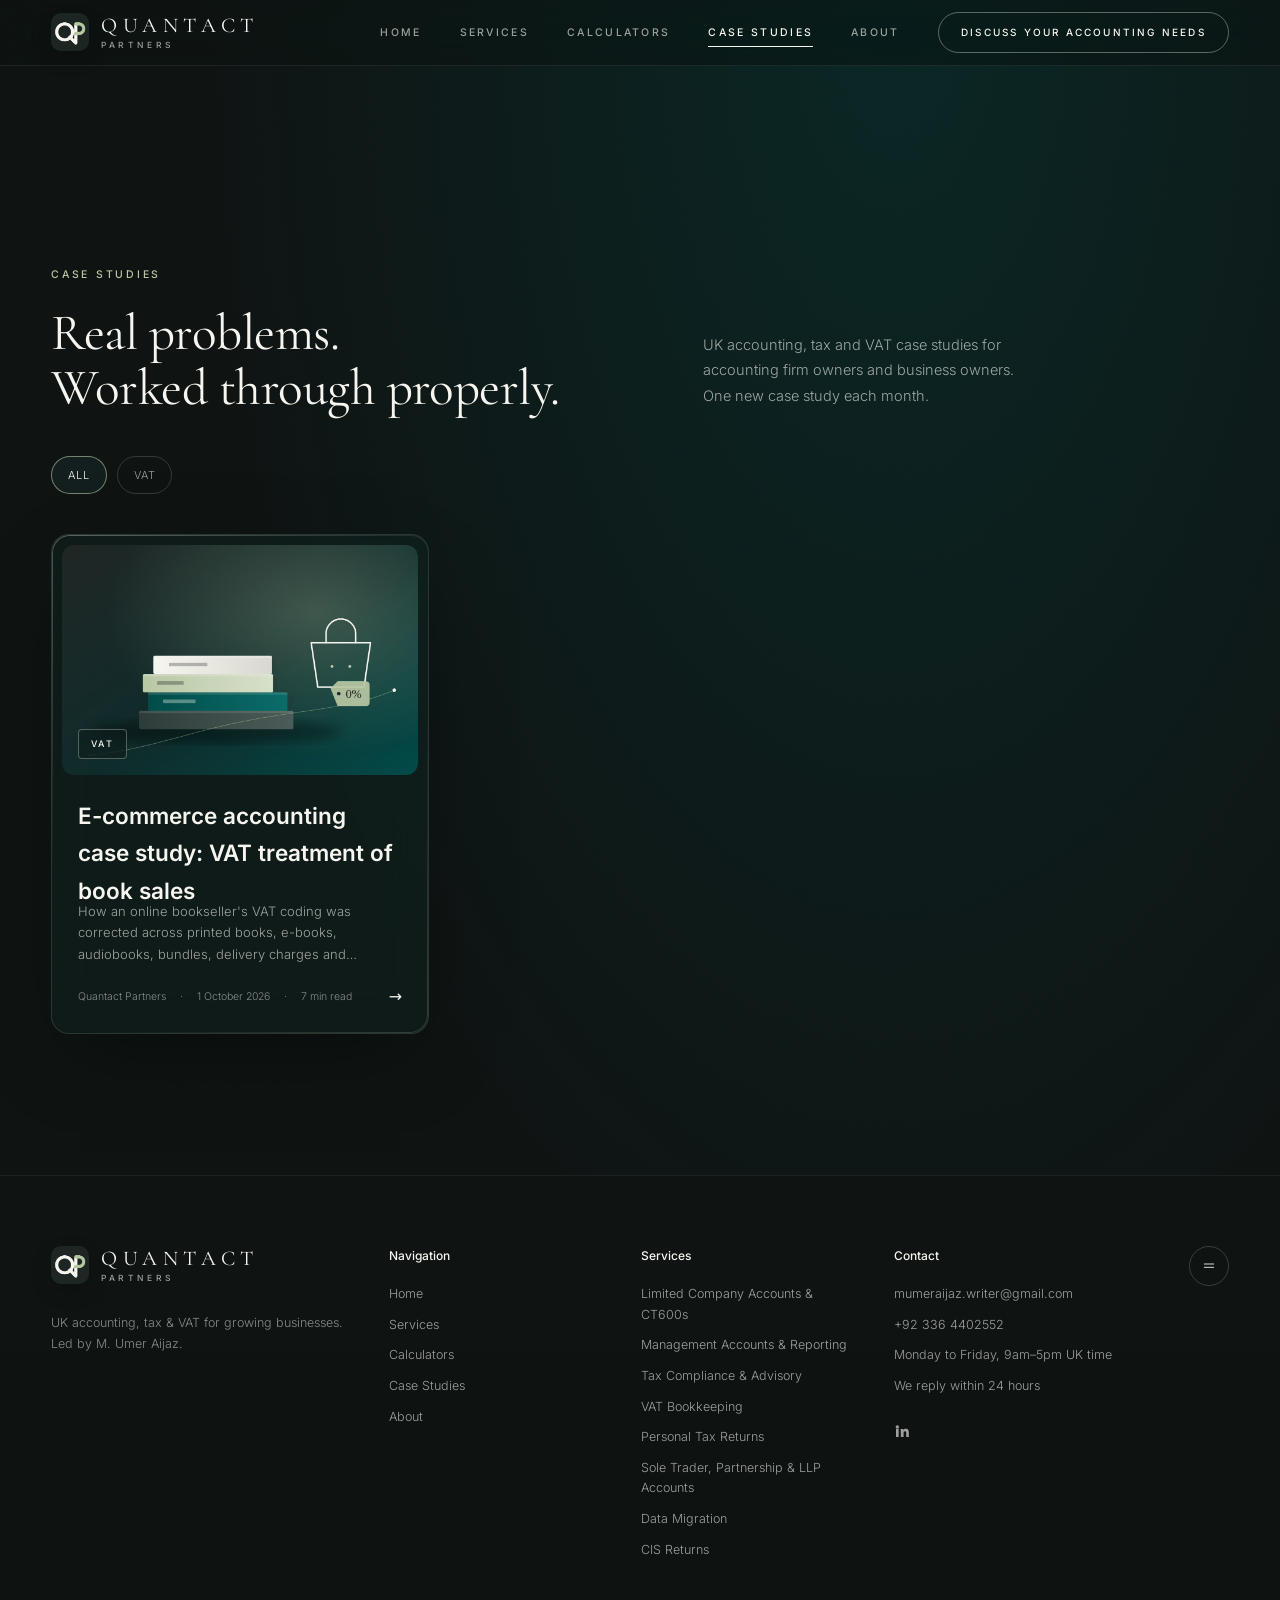
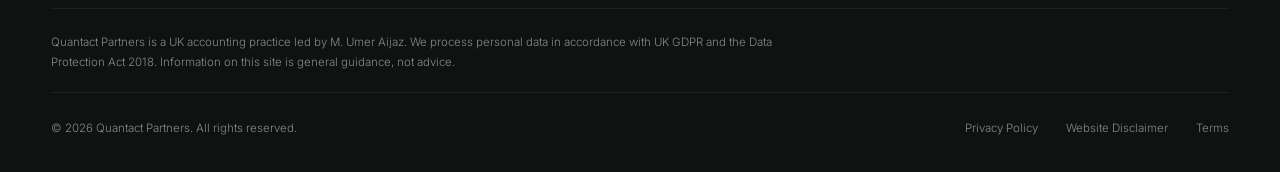
<file: case-studies/index.html>
<!DOCTYPE html>
<html lang="en-GB">
<head>
  <meta charset="UTF-8">
  <meta name="viewport" content="width=device-width, initial-scale=1.0">
  <title>Case Studies | Quantact Partners</title>
  <meta name="description" content="UK accounting, tax and VAT case studies from Quantact Partners, written for accounting firm owners and business owners.">
  <meta name="theme-color" content="#1F2523">
  <link rel="canonical" href="https://www.quantactpartners.co.uk/case-studies/">
  <link rel="stylesheet" href="../assets/fonts/fonts.css">
  <link rel="stylesheet" href="../assets/css/style.css">
  <link rel="icon" type="image/png" href="../assets/img/logo.png">
</head>
<body class="page">

  <div class="grain" aria-hidden="true"></div>

  <header class="nav is-scrolled" id="nav">
    <div class="nav__inner">
      <a href="../index.html" class="brand" aria-label="Quantact Partners home">
        <img src="../assets/img/logo.png" alt="" class="brand__mark">
        <span class="brand__text">
          <span class="brand__name">Quantact</span>
          <span class="brand__sub">Partners</span>
        </span>
      </a>
      <nav class="nav__links" aria-label="Primary">
        <a href="../index.html">Home</a>
        <a href="../index.html#services">Services</a>
        <a href="../index.html#calculators">Calculators</a>
        <a href="../case-studies/" class="is-active">Case Studies</a>
        <a href="../index.html#about">About</a>
      </nav>
      <div class="nav__actions">
        <a href="../index.html#contact" class="btn btn--outline btn--sm">Discuss your accounting needs</a>
        <button class="nav__burger" id="burger" aria-label="Open menu" aria-expanded="false" aria-controls="mobileMenu">
          <span></span><span></span>
        </button>
      </div>
    </div>
  </header>

  <div class="mobile-menu" id="mobileMenu" aria-hidden="true">
    <a href="../index.html">Home</a>
    <a href="../index.html#services">Services</a>
    <a href="../index.html#calculators">Calculators</a>
    <a href="../case-studies/">Case Studies</a>
    <a href="../index.html#about">About</a>
    <a href="../index.html#contact">Discuss your accounting needs</a>
  </div>

  <main class="page__main" id="top">
    <section class="section">
      <div class="container">
        <div class="section__head split">
          <div>
            <p class="eyebrow">Case Studies</p>
            <h1 class="title">Real problems.<br>Worked through properly.</h1>
          </div>
          <div class="section__aside">
            <p>UK accounting, tax and VAT case studies for accounting firm owners and business owners. One new case study each month.</p>
          </div>
        </div>

        <div class="filters" role="group" aria-label="Filter by category">
          <button type="button" class="chip is-active" data-filter="all">All</button>
          <button type="button" class="chip" data-filter="vat">VAT</button>
        </div>

        <div class="posts posts--list" id="postList">
                    <article class="post glass reveal" data-delay="0" data-category="vat">
            <a href="../case-studies/ecommerce-vat-treatment-book-sales/" class="post__wrap">
              <div class="post__media"><img src="../assets/img/case-ecommerce-vat.jpg" alt="Stacked printed books beside a laptop showing an online store, in muted teal tones" width="1200" height="800" loading="lazy"><span class="tag">VAT</span></div>
              <div class="post__body">
                <h2>E-commerce accounting case study: VAT treatment of book sales</h2>
                <p class="post__excerpt">How an online bookseller's VAT coding was corrected across printed books, e-books, audiobooks, bundles, delivery charges and marketplace fees, and what other UK e-commerce sellers can take from it.</p>
                <div class="post__meta"><span>Quantact Partners</span><span><time datetime="2026-10-01">1 October 2026</time></span><span>7 min read</span><i aria-hidden="true">→</i></div>
              </div>
            </a>
          </article>
        </div>
        <p class="posts__empty" id="postsEmpty" hidden>No case studies in this category yet.</p>
      </div>
    </section>
  </main>

    <footer class="footer">
    <div class="container">
      <div class="footer__grid">
        <div class="footer__brand">
          <a href="../index.html" class="brand">
            <img src="../assets/img/logo.png" alt="" class="brand__mark">
            <span class="brand__text">
              <span class="brand__name">Quantact</span>
              <span class="brand__sub">Partners</span>
            </span>
          </a>
          <p>UK accounting, tax &amp; VAT for growing businesses.<br>Led by M. Umer Aijaz.</p>
        </div>
        <div class="footer__col">
          <h3>Navigation</h3>
          <a href="../index.html">Home</a>
          <a href="../index.html#services">Services</a>
          <a href="../index.html#calculators">Calculators</a>
          <a href="../case-studies/">Case Studies</a>
          <a href="../index.html#about">About</a>
        </div>
        <div class="footer__col">
          <h3>Services</h3>
          <a href="../index.html#detail-limited-company-accounts">Limited Company Accounts &amp; CT600s</a>
          <a href="../index.html#detail-management-accounts">Management Accounts &amp; Reporting</a>
          <a href="../index.html#detail-tax-compliance">Tax Compliance &amp; Advisory</a>
          <a href="../index.html#detail-vat-bookkeeping">VAT Bookkeeping</a>
          <a href="../index.html#detail-personal-tax">Personal Tax Returns</a>
          <a href="../index.html#detail-sole-trader-partnership-llp">Sole Trader, Partnership &amp; LLP Accounts</a>
          <a href="../index.html#detail-data-migration">Data Migration</a>
          <a href="../index.html#detail-cis-returns">CIS Returns</a>
        </div>
        <div class="footer__col">
          <h3>Contact</h3>
          <a href="mailto:mumeraijaz.writer@gmail.com">mumeraijaz.writer@gmail.com</a>
          <a href="tel:+923364402552">+92 336 4402552</a>
          <span>Monday to Friday, 9am–5pm UK time</span>
          <span>We reply within 24 hours</span>
          <div class="footer__social">
            <a href="#" aria-label="LinkedIn"><svg viewBox="0 0 24 24"><path d="M4.98 3.5a2.5 2.5 0 1 1 0 5 2.5 2.5 0 0 1 0-5zM3 9h4v12H3zM10 9h3.8v1.7h.1c.5-1 1.8-2 3.7-2 4 0 4.7 2.6 4.7 6V21h-4v-5.5c0-1.3 0-3-1.8-3s-2.1 1.4-2.1 2.9V21h-4z"/></svg></a>
          </div>
        </div>
        <a href="#top" class="to-top" aria-label="Back to top"><svg viewBox="0 0 24 24"><path d="M5 9h14M5 14h14"/></svg></a>
      </div>
      <div class="footer__legal">
        <p>Quantact Partners is a UK accounting practice led by M. Umer Aijaz. We process personal data in accordance with UK GDPR and the Data Protection Act 2018. Information on this site is general guidance, not advice.</p>
      </div>
      <div class="footer__bottom">
        <span>© 2026 Quantact Partners. All rights reserved.</span>
        <div><a href="../privacy.html">Privacy Policy</a><a href="../disclaimer.html">Website Disclaimer</a><a href="../disclaimer.html">Terms</a></div>
      </div>
    </div>
  </footer>


  <script src="../assets/js/main.js" defer></script>
</body>
</html>
</file>
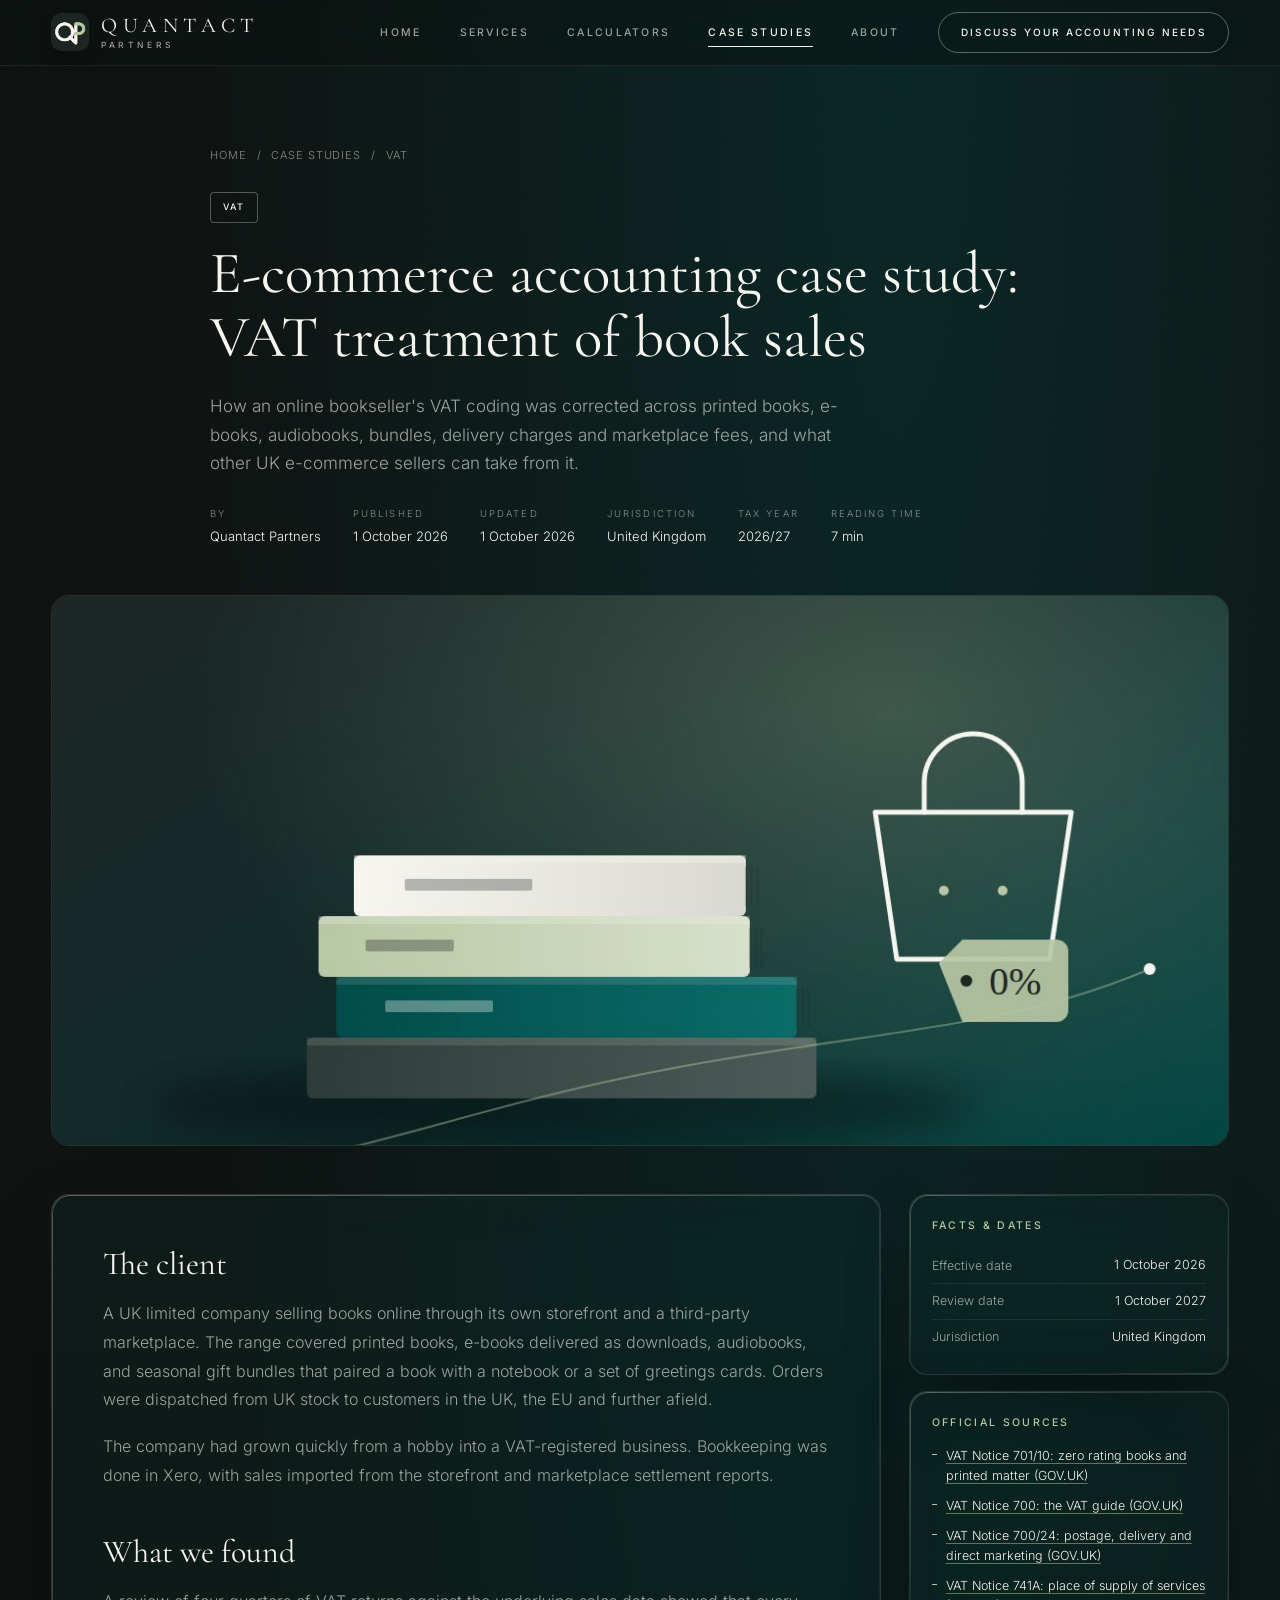
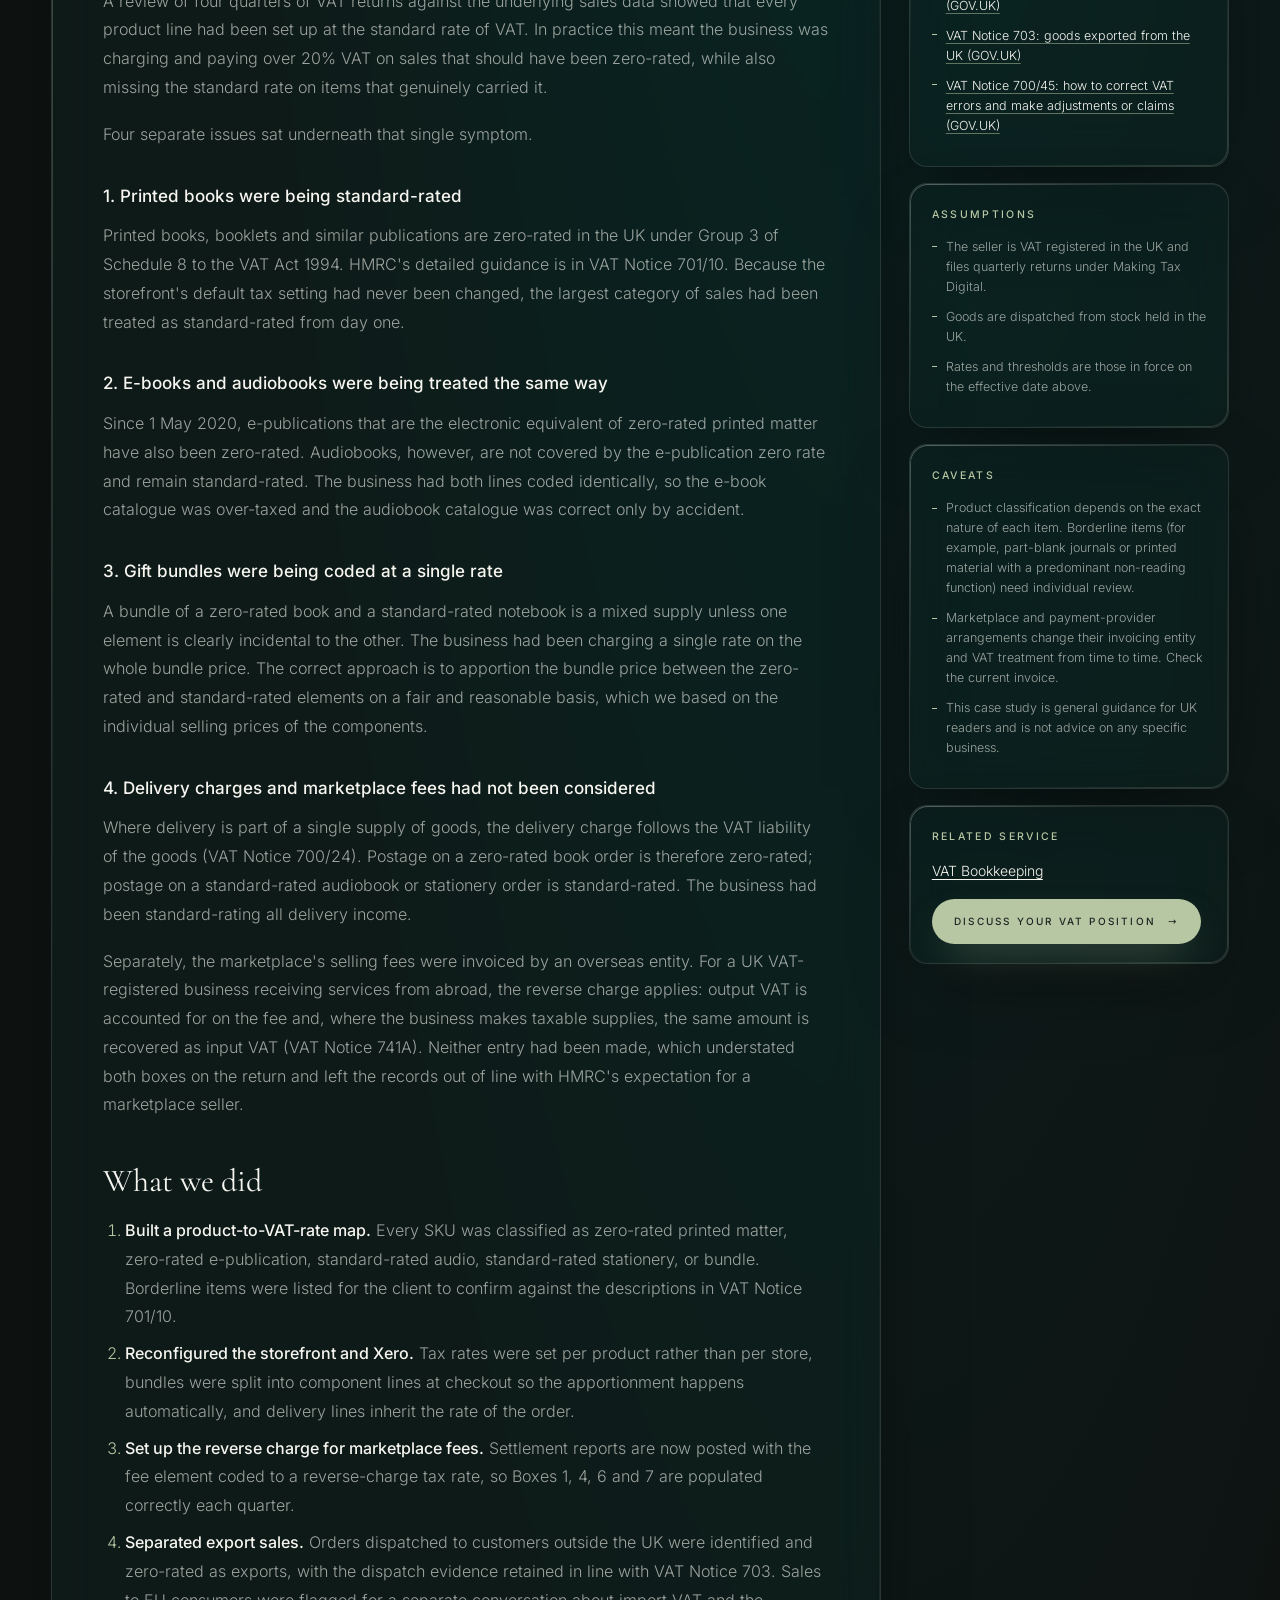
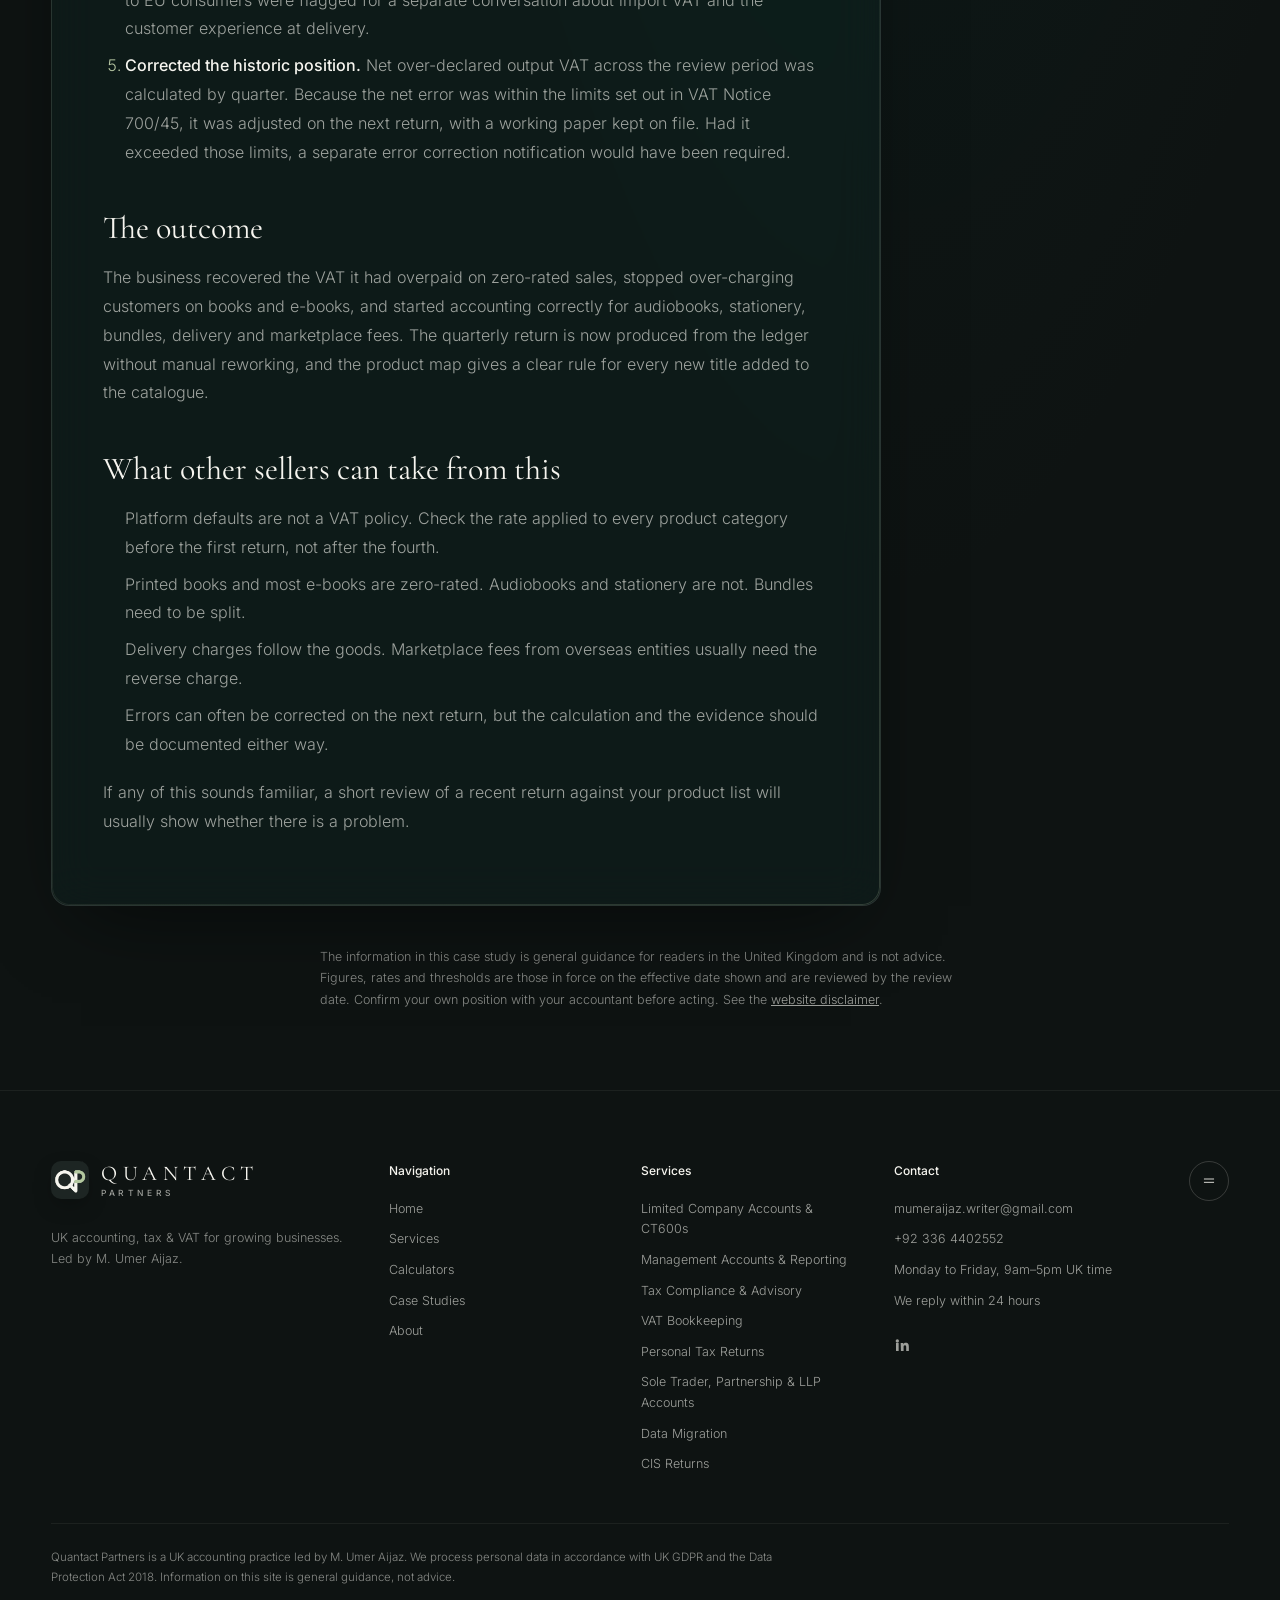
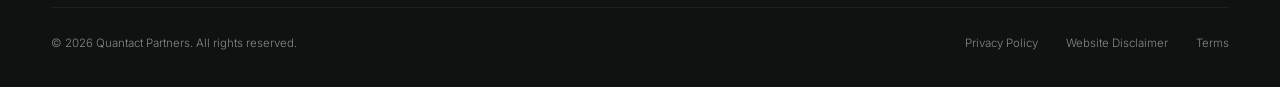
<file: case-studies/ecommerce-vat-treatment-book-sales/index.html>
<!DOCTYPE html>
<html lang="en-GB">
<head>
  <meta charset="UTF-8">
  <meta name="viewport" content="width=device-width, initial-scale=1.0">
  <title>VAT on book sales for UK e-commerce sellers: a case study | Quantact Partners</title>
  <meta name="description" content="A UK case study on the VAT treatment of printed books, e-books, audiobooks, bundles, delivery and marketplace fees for an online bookseller, with GOV.UK sources.">
  <meta name="theme-color" content="#1F2523">
  <link rel="canonical" href="https://www.quantactpartners.co.uk/case-studies/ecommerce-vat-treatment-book-sales/">
  <meta property="og:type" content="article">
  <meta property="og:title" content="VAT on book sales for UK e-commerce sellers: a case study | Quantact Partners">
  <meta property="og:description" content="A UK case study on the VAT treatment of printed books, e-books, audiobooks, bundles, delivery and marketplace fees for an online bookseller, with GOV.UK sources.">
  <meta property="og:image" content="https://www.quantactpartners.co.uk../../assets/img/case-ecommerce-vat.jpg">
  <meta property="article:published_time" content="2026-10-01">
  <meta property="article:modified_time" content="2026-10-01">
  <link rel="stylesheet" href="../../assets/fonts/fonts.css">
  <link rel="stylesheet" href="../../assets/css/style.css">
  <link rel="icon" type="image/png" href="../../assets/img/logo.png">
  <script type="application/ld+json">{"@context":"https://schema.org","@type":"Article","headline":"E-commerce accounting case study: VAT treatment of book sales","description":"A UK case study on the VAT treatment of printed books, e-books, audiobooks, bundles, delivery and marketplace fees for an online bookseller, with GOV.UK sources.","image":"https://www.quantactpartners.co.uk/assets/img/case-ecommerce-vat.jpg","datePublished":"2026-10-01","dateModified":"2026-10-01","author":{"@type":"Organization","name":"Quantact Partners"},"publisher":{"@type":"Organization","name":"Quantact Partners","logo":{"@type":"ImageObject","url":"https://www.quantactpartners.co.uk/assets/img/logo.png"}},"mainEntityOfPage":"https://www.quantactpartners.co.uk/case-studies/ecommerce-vat-treatment-book-sales/","articleSection":"VAT","inLanguage":"en-GB"}</script>
</head>
<body class="page page--article">

  <div class="grain" aria-hidden="true"></div>

  <header class="nav is-scrolled" id="nav">
    <div class="nav__inner">
      <a href="../../index.html" class="brand" aria-label="Quantact Partners home">
        <img src="../../assets/img/logo.png" alt="" class="brand__mark">
        <span class="brand__text">
          <span class="brand__name">Quantact</span>
          <span class="brand__sub">Partners</span>
        </span>
      </a>
      <nav class="nav__links" aria-label="Primary">
        <a href="../../index.html">Home</a>
        <a href="../../index.html#services">Services</a>
        <a href="../../index.html#calculators">Calculators</a>
        <a href="../../case-studies/" class="is-active">Case Studies</a>
        <a href="../../index.html#about">About</a>
      </nav>
      <div class="nav__actions">
        <a href="../../index.html#contact" class="btn btn--outline btn--sm">Discuss your accounting needs</a>
        <button class="nav__burger" id="burger" aria-label="Open menu" aria-expanded="false" aria-controls="mobileMenu">
          <span></span><span></span>
        </button>
      </div>
    </div>
  </header>

  <div class="mobile-menu" id="mobileMenu" aria-hidden="true">
    <a href="../../index.html">Home</a>
    <a href="../../index.html#services">Services</a>
    <a href="../../index.html#calculators">Calculators</a>
    <a href="../../case-studies/">Case Studies</a>
    <a href="../../index.html#about">About</a>
    <a href="../../index.html#contact">Discuss your accounting needs</a>
  </div>

  <main class="article" id="top">
    <header class="article__hero">
      <div class="container article__head">
        <nav class="crumbs" aria-label="Breadcrumb">
          <a href="../../index.html">Home</a><span>/</span><a href="../../case-studies/">Case Studies</a><span>/</span><span aria-current="page">VAT</span>
        </nav>
        <span class="tag tag--static">VAT</span>
        <h1 class="article__title">E-commerce accounting case study: VAT treatment of book sales</h1>
        <p class="article__excerpt">How an online bookseller's VAT coding was corrected across printed books, e-books, audiobooks, bundles, delivery charges and marketplace fees, and what other UK e-commerce sellers can take from it.</p>
        <dl class="article__meta">
          <div><dt>By</dt><dd>Quantact Partners</dd></div>
          <div><dt>Published</dt><dd><time datetime="2026-10-01">1 October 2026</time></dd></div>
          <div><dt>Updated</dt><dd><time datetime="2026-10-01">1 October 2026</time></dd></div>
          <div><dt>Jurisdiction</dt><dd>United Kingdom</dd></div>
          <div><dt>Tax year</dt><dd>2026/27</dd></div>
          <div><dt>Reading time</dt><dd>7 min</dd></div>
        </dl>
      </div>
      <figure class="article__figure container">
        <img src="../../assets/img/case-ecommerce-vat.jpg" alt="Stacked printed books beside a laptop showing an online store, in muted teal tones" width="1200" height="800">
      </figure>
    </header>

    <div class="container article__layout">
      <article class="article__body glass">
        <h2>The client</h2>
<p>A UK limited company selling books online through its own storefront and a third-party marketplace. The range covered printed books, e-books delivered as downloads, audiobooks, and seasonal gift bundles that paired a book with a notebook or a set of greetings cards. Orders were dispatched from UK stock to customers in the UK, the EU and further afield.</p>
<p>The company had grown quickly from a hobby into a VAT-registered business. Bookkeeping was done in Xero, with sales imported from the storefront and marketplace settlement reports.</p>
<h2>What we found</h2>
<p>A review of four quarters of VAT returns against the underlying sales data showed that every product line had been set up at the standard rate of VAT. In practice this meant the business was charging and paying over 20% VAT on sales that should have been zero-rated, while also missing the standard rate on items that genuinely carried it.</p>
<p>Four separate issues sat underneath that single symptom.</p>
<h3>1. Printed books were being standard-rated</h3>
<p>Printed books, booklets and similar publications are zero-rated in the UK under Group 3 of Schedule 8 to the VAT Act 1994. HMRC's detailed guidance is in VAT Notice 701/10. Because the storefront's default tax setting had never been changed, the largest category of sales had been treated as standard-rated from day one.</p>
<h3>2. E-books and audiobooks were being treated the same way</h3>
<p>Since 1 May 2020, e-publications that are the electronic equivalent of zero-rated printed matter have also been zero-rated. Audiobooks, however, are not covered by the e-publication zero rate and remain standard-rated. The business had both lines coded identically, so the e-book catalogue was over-taxed and the audiobook catalogue was correct only by accident.</p>
<h3>3. Gift bundles were being coded at a single rate</h3>
<p>A bundle of a zero-rated book and a standard-rated notebook is a mixed supply unless one element is clearly incidental to the other. The business had been charging a single rate on the whole bundle price. The correct approach is to apportion the bundle price between the zero-rated and standard-rated elements on a fair and reasonable basis, which we based on the individual selling prices of the components.</p>
<h3>4. Delivery charges and marketplace fees had not been considered</h3>
<p>Where delivery is part of a single supply of goods, the delivery charge follows the VAT liability of the goods (VAT Notice 700/24). Postage on a zero-rated book order is therefore zero-rated; postage on a standard-rated audiobook or stationery order is standard-rated. The business had been standard-rating all delivery income.</p>
<p>Separately, the marketplace's selling fees were invoiced by an overseas entity. For a UK VAT-registered business receiving services from abroad, the reverse charge applies: output VAT is accounted for on the fee and, where the business makes taxable supplies, the same amount is recovered as input VAT (VAT Notice 741A). Neither entry had been made, which understated both boxes on the return and left the records out of line with HMRC's expectation for a marketplace seller.</p>
<h2>What we did</h2>
<ol>
<li><strong>Built a product-to-VAT-rate map.</strong> Every SKU was classified as zero-rated printed matter, zero-rated e-publication, standard-rated audio, standard-rated stationery, or bundle. Borderline items were listed for the client to confirm against the descriptions in VAT Notice 701/10.</li>
<li><strong>Reconfigured the storefront and Xero.</strong> Tax rates were set per product rather than per store, bundles were split into component lines at checkout so the apportionment happens automatically, and delivery lines inherit the rate of the order.</li>
<li><strong>Set up the reverse charge for marketplace fees.</strong> Settlement reports are now posted with the fee element coded to a reverse-charge tax rate, so Boxes 1, 4, 6 and 7 are populated correctly each quarter.</li>
<li><strong>Separated export sales.</strong> Orders dispatched to customers outside the UK were identified and zero-rated as exports, with the dispatch evidence retained in line with VAT Notice 703. Sales to EU consumers were flagged for a separate conversation about import VAT and the customer experience at delivery.</li>
<li><strong>Corrected the historic position.</strong> Net over-declared output VAT across the review period was calculated by quarter. Because the net error was within the limits set out in VAT Notice 700/45, it was adjusted on the next return, with a working paper kept on file. Had it exceeded those limits, a separate error correction notification would have been required.</li>
</ol>
<h2>The outcome</h2>
<p>The business recovered the VAT it had overpaid on zero-rated sales, stopped over-charging customers on books and e-books, and started accounting correctly for audiobooks, stationery, bundles, delivery and marketplace fees. The quarterly return is now produced from the ledger without manual reworking, and the product map gives a clear rule for every new title added to the catalogue.</p>
<h2>What other sellers can take from this</h2>
<ul>
<li>Platform defaults are not a VAT policy. Check the rate applied to every product category before the first return, not after the fourth.</li>
<li>Printed books and most e-books are zero-rated. Audiobooks and stationery are not. Bundles need to be split.</li>
<li>Delivery charges follow the goods. Marketplace fees from overseas entities usually need the reverse charge.</li>
<li>Errors can often be corrected on the next return, but the calculation and the evidence should be documented either way.</li>
</ul>
<p>If any of this sounds familiar, a short review of a recent return against your product list will usually show whether there is a problem.</p>

      </article>

      <aside class="article__aside">
        <section class="aside-block glass">
          <h2>Facts &amp; dates</h2>
          <dl>
            <div><dt>Effective date</dt><dd>1 October 2026</dd></div>
            <div><dt>Review date</dt><dd>1 October 2027</dd></div>
            <div><dt>Jurisdiction</dt><dd>United Kingdom</dd></div>
          </dl>
        </section>
        <section class="aside-block glass">
          <h2>Official sources</h2>
          <ul class="sources"><li><a href="https://www.gov.uk/guidance/zero-rating-books-and-printed-matter-for-vat-notice-70110" rel="noopener" target="_blank">VAT Notice 701/10: zero rating books and printed matter (GOV.UK)</a></li><li><a href="https://www.gov.uk/guidance/vat-guide-notice-700" rel="noopener" target="_blank">VAT Notice 700: the VAT guide (GOV.UK)</a></li><li><a href="https://www.gov.uk/guidance/postage-delivery-and-direct-marketing-notice-70024" rel="noopener" target="_blank">VAT Notice 700/24: postage, delivery and direct marketing (GOV.UK)</a></li><li><a href="https://www.gov.uk/guidance/vat-place-of-supply-of-services-notice-741a" rel="noopener" target="_blank">VAT Notice 741A: place of supply of services (GOV.UK)</a></li><li><a href="https://www.gov.uk/guidance/vat-on-goods-exported-from-the-uk-notice-703" rel="noopener" target="_blank">VAT Notice 703: goods exported from the UK (GOV.UK)</a></li><li><a href="https://www.gov.uk/guidance/how-to-correct-vat-errors-and-make-adjustments-or-claims-vat-notice-70045" rel="noopener" target="_blank">VAT Notice 700/45: how to correct VAT errors and make adjustments or claims (GOV.UK)</a></li></ul>
        </section>
        <section class="aside-block glass">
          <h2>Assumptions</h2>
          <ul class="plain"><li>The seller is VAT registered in the UK and files quarterly returns under Making Tax Digital.</li><li>Goods are dispatched from stock held in the UK.</li><li>Rates and thresholds are those in force on the effective date above.</li></ul>
        </section>
        <section class="aside-block glass">
          <h2>Caveats</h2>
          <ul class="plain"><li>Product classification depends on the exact nature of each item. Borderline items (for example, part-blank journals or printed material with a predominant non-reading function) need individual review.</li><li>Marketplace and payment-provider arrangements change their invoicing entity and VAT treatment from time to time. Check the current invoice.</li><li>This case study is general guidance for UK readers and is not advice on any specific business.</li></ul>
        </section>
        <section class="aside-block aside-block--cta glass">
          <h2>Related service</h2>
          <p><a href="../../index.html#detail-vat-bookkeeping">VAT Bookkeeping</a></p>
          <a href="../../index.html#contact" class="btn btn--solid">Discuss your VAT position <span>→</span></a>
        </section>
      </aside>
    </div>

    <section class="container article__disclaimer">
      <p>The information in this case study is general guidance for readers in the United Kingdom and is not advice. Figures, rates and thresholds are those in force on the effective date shown and are reviewed by the review date. Confirm your own position with your accountant before acting. See the <a href="../../disclaimer.html">website disclaimer</a>.</p>
    </section>
  </main>

    <footer class="footer">
    <div class="container">
      <div class="footer__grid">
        <div class="footer__brand">
          <a href="../../index.html" class="brand">
            <img src="../../assets/img/logo.png" alt="" class="brand__mark">
            <span class="brand__text">
              <span class="brand__name">Quantact</span>
              <span class="brand__sub">Partners</span>
            </span>
          </a>
          <p>UK accounting, tax &amp; VAT for growing businesses.<br>Led by M. Umer Aijaz.</p>
        </div>
        <div class="footer__col">
          <h3>Navigation</h3>
          <a href="../../index.html">Home</a>
          <a href="../../index.html#services">Services</a>
          <a href="../../index.html#calculators">Calculators</a>
          <a href="../../case-studies/">Case Studies</a>
          <a href="../../index.html#about">About</a>
        </div>
        <div class="footer__col">
          <h3>Services</h3>
          <a href="../../index.html#detail-limited-company-accounts">Limited Company Accounts &amp; CT600s</a>
          <a href="../../index.html#detail-management-accounts">Management Accounts &amp; Reporting</a>
          <a href="../../index.html#detail-tax-compliance">Tax Compliance &amp; Advisory</a>
          <a href="../../index.html#detail-vat-bookkeeping">VAT Bookkeeping</a>
          <a href="../../index.html#detail-personal-tax">Personal Tax Returns</a>
          <a href="../../index.html#detail-sole-trader-partnership-llp">Sole Trader, Partnership &amp; LLP Accounts</a>
          <a href="../../index.html#detail-data-migration">Data Migration</a>
          <a href="../../index.html#detail-cis-returns">CIS Returns</a>
        </div>
        <div class="footer__col">
          <h3>Contact</h3>
          <a href="mailto:mumeraijaz.writer@gmail.com">mumeraijaz.writer@gmail.com</a>
          <a href="tel:+923364402552">+92 336 4402552</a>
          <span>Monday to Friday, 9am–5pm UK time</span>
          <span>We reply within 24 hours</span>
          <div class="footer__social">
            <a href="#" aria-label="LinkedIn"><svg viewBox="0 0 24 24"><path d="M4.98 3.5a2.5 2.5 0 1 1 0 5 2.5 2.5 0 0 1 0-5zM3 9h4v12H3zM10 9h3.8v1.7h.1c.5-1 1.8-2 3.7-2 4 0 4.7 2.6 4.7 6V21h-4v-5.5c0-1.3 0-3-1.8-3s-2.1 1.4-2.1 2.9V21h-4z"/></svg></a>
          </div>
        </div>
        <a href="#top" class="to-top" aria-label="Back to top"><svg viewBox="0 0 24 24"><path d="M5 9h14M5 14h14"/></svg></a>
      </div>
      <div class="footer__legal">
        <p>Quantact Partners is a UK accounting practice led by M. Umer Aijaz. We process personal data in accordance with UK GDPR and the Data Protection Act 2018. Information on this site is general guidance, not advice.</p>
      </div>
      <div class="footer__bottom">
        <span>© 2026 Quantact Partners. All rights reserved.</span>
        <div><a href="../../privacy.html">Privacy Policy</a><a href="../../disclaimer.html">Website Disclaimer</a><a href="../../disclaimer.html">Terms</a></div>
      </div>
    </div>
  </footer>


  <script src="../../assets/js/main.js" defer></script>
</body>
</html>
</file>
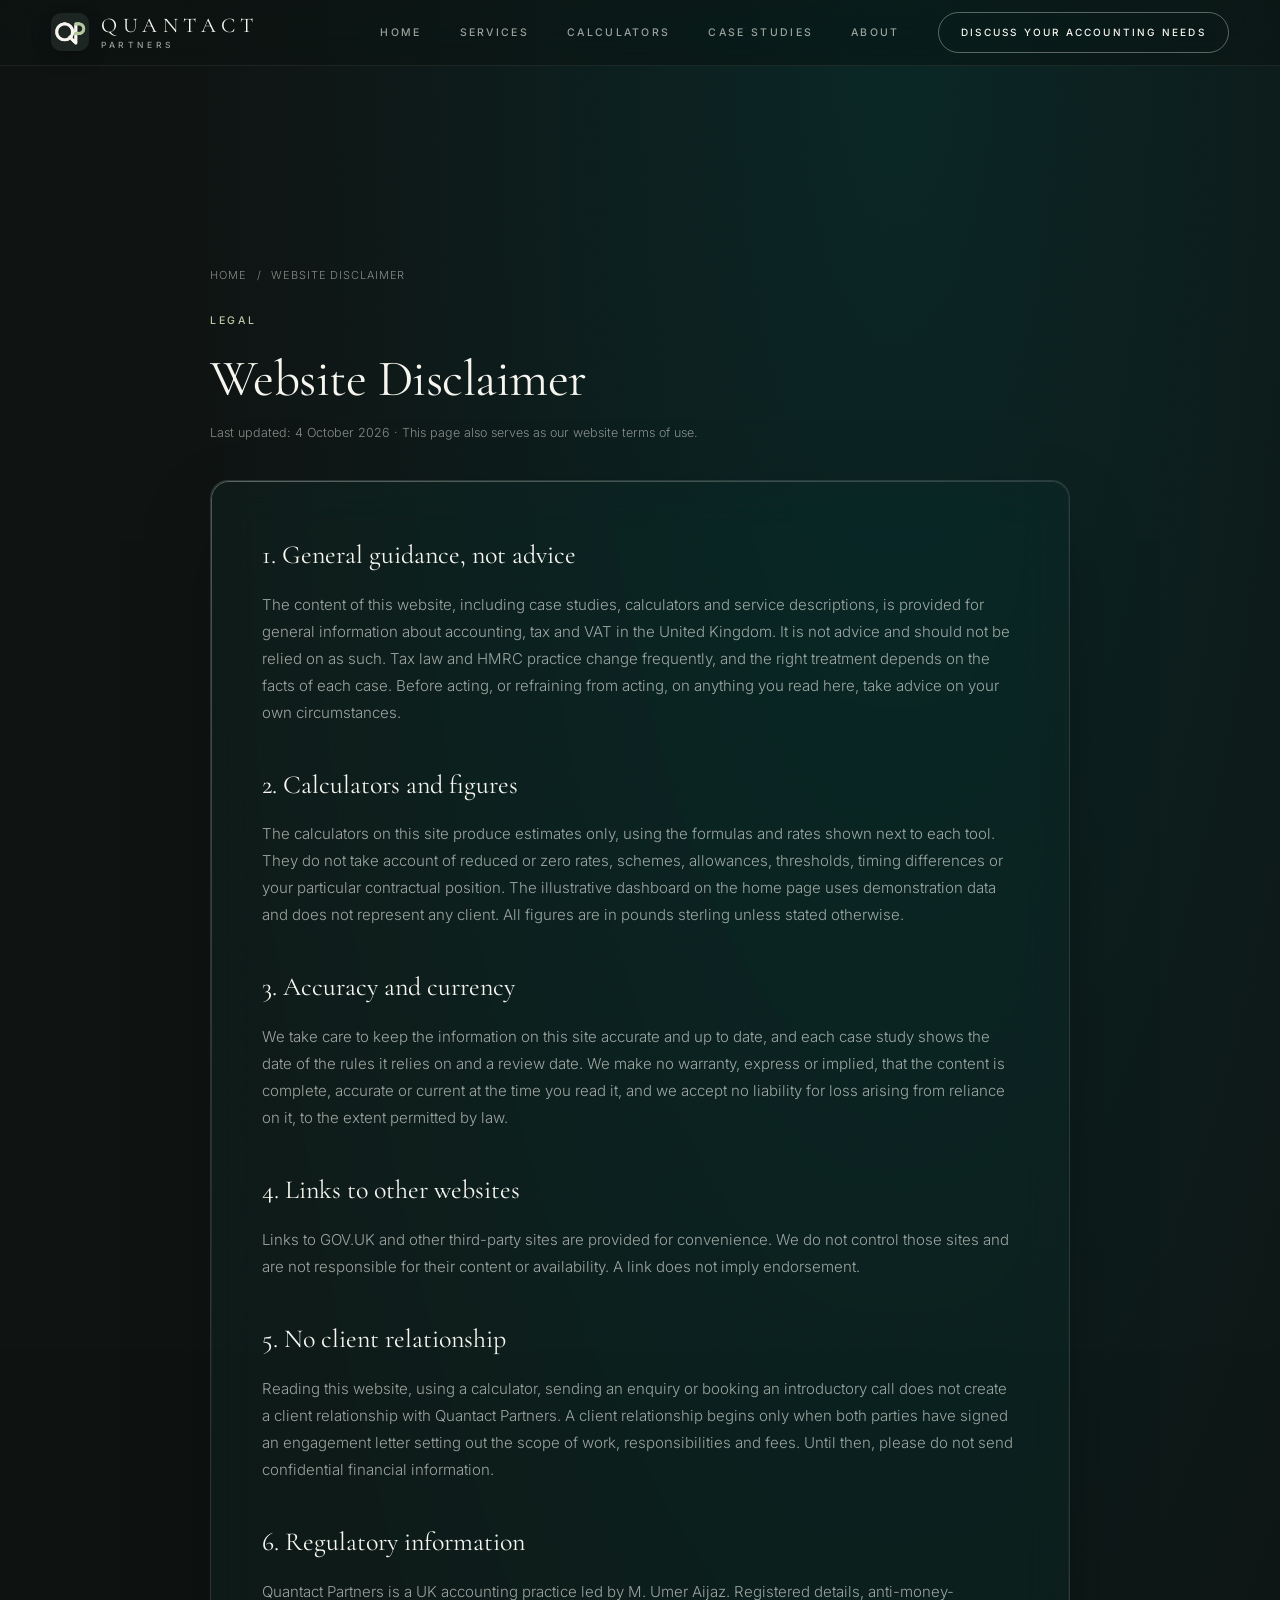
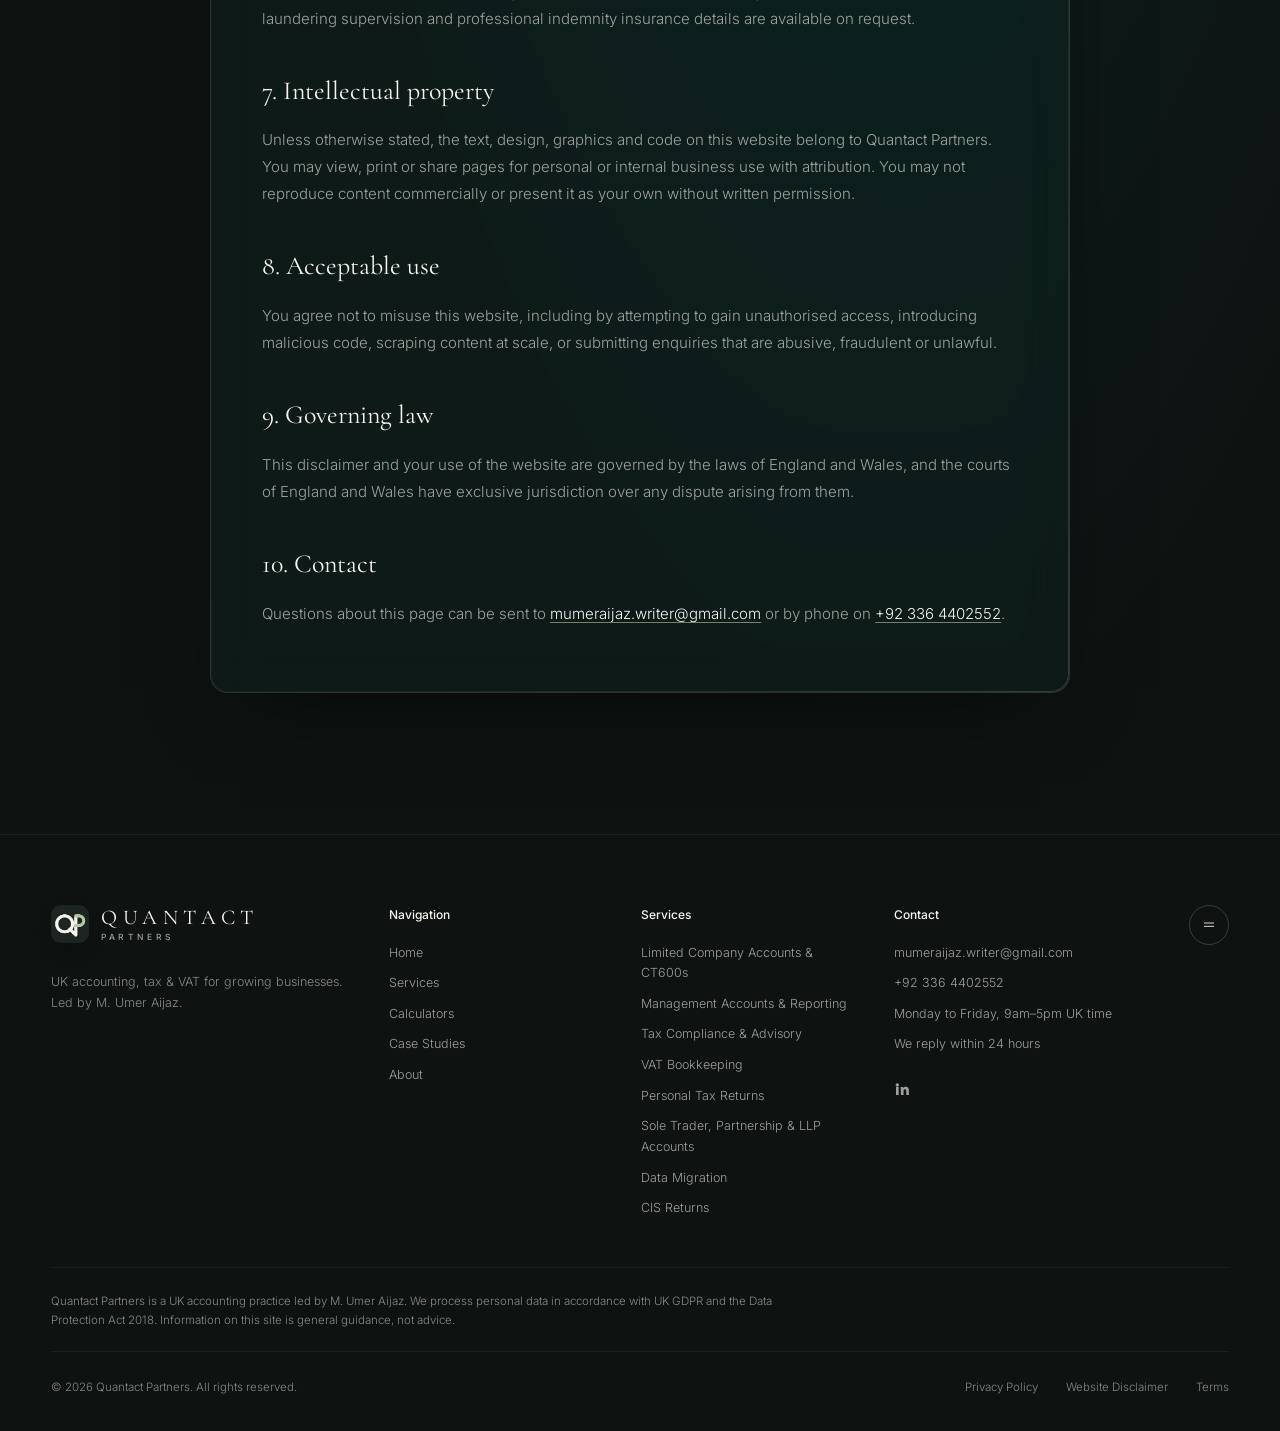
<file: disclaimer.html>
<!DOCTYPE html>
<html lang="en-GB">
<head>
  <meta charset="UTF-8">
  <meta name="viewport" content="width=device-width, initial-scale=1.0">
  <title>Website Disclaimer | Quantact Partners</title>
  <meta name="description" content="Information on this website is general guidance for UK readers, not advice. Read the full disclaimer and terms of use.">
  <meta name="theme-color" content="#1F2523">
  <link rel="canonical" href="https://www.quantactpartners.co.uk/disclaimer.html">
  <link rel="stylesheet" href="assets/fonts/fonts.css">
  <link rel="stylesheet" href="assets/css/style.css">
  <link rel="icon" type="image/png" href="assets/img/logo.png">
</head>
<body class="page">

  <div class="grain" aria-hidden="true"></div>

  <header class="nav is-scrolled" id="nav">
    <div class="nav__inner">
      <a href="index.html" class="brand" aria-label="Quantact Partners home">
        <img src="assets/img/logo.png" alt="" class="brand__mark">
        <span class="brand__text">
          <span class="brand__name">Quantact</span>
          <span class="brand__sub">Partners</span>
        </span>
      </a>
      <nav class="nav__links" aria-label="Primary">
        <a href="index.html">Home</a>
        <a href="index.html#services">Services</a>
        <a href="index.html#calculators">Calculators</a>
        <a href="case-studies/">Case Studies</a>
        <a href="index.html#about">About</a>
      </nav>
      <div class="nav__actions">
        <a href="index.html#contact" class="btn btn--outline btn--sm">Discuss your accounting needs</a>
        <button class="nav__burger" id="burger" aria-label="Open menu" aria-expanded="false" aria-controls="mobileMenu">
          <span></span><span></span>
        </button>
      </div>
    </div>
  </header>

  <div class="mobile-menu" id="mobileMenu" aria-hidden="true">
    <a href="index.html">Home</a>
    <a href="index.html#services">Services</a>
    <a href="index.html#calculators">Calculators</a>
    <a href="case-studies/">Case Studies</a>
    <a href="index.html#about">About</a>
    <a href="index.html#contact">Discuss your accounting needs</a>
  </div>

  <main class="page__main" id="top">
    <section class="section legal">
      <div class="container legal__wrap">
        <nav class="crumbs" aria-label="Breadcrumb"><a href="index.html">Home</a><span>/</span><span aria-current="page">Website Disclaimer</span></nav>
        <p class="eyebrow">Legal</p>
        <h1 class="title">Website Disclaimer</h1>
        <p class="legal__meta">Last updated: 4 October 2026 · This page also serves as our website terms of use.</p>

        <article class="legal__body glass">
          <h2>1. General guidance, not advice</h2>
          <p>The content of this website, including case studies, calculators and service descriptions, is provided for general information about accounting, tax and VAT in the United Kingdom. It is not advice and should not be relied on as such. Tax law and HMRC practice change frequently, and the right treatment depends on the facts of each case. Before acting, or refraining from acting, on anything you read here, take advice on your own circumstances.</p>

          <h2>2. Calculators and figures</h2>
          <p>The calculators on this site produce estimates only, using the formulas and rates shown next to each tool. They do not take account of reduced or zero rates, schemes, allowances, thresholds, timing differences or your particular contractual position. The illustrative dashboard on the home page uses demonstration data and does not represent any client. All figures are in pounds sterling unless stated otherwise.</p>

          <h2>3. Accuracy and currency</h2>
          <p>We take care to keep the information on this site accurate and up to date, and each case study shows the date of the rules it relies on and a review date. We make no warranty, express or implied, that the content is complete, accurate or current at the time you read it, and we accept no liability for loss arising from reliance on it, to the extent permitted by law.</p>

          <h2>4. Links to other websites</h2>
          <p>Links to GOV.UK and other third-party sites are provided for convenience. We do not control those sites and are not responsible for their content or availability. A link does not imply endorsement.</p>

          <h2>5. No client relationship</h2>
          <p>Reading this website, using a calculator, sending an enquiry or booking an introductory call does not create a client relationship with Quantact Partners. A client relationship begins only when both parties have signed an engagement letter setting out the scope of work, responsibilities and fees. Until then, please do not send confidential financial information.</p>

          <h2>6. Regulatory information</h2>
          <p>Quantact Partners is a UK accounting practice led by M. Umer Aijaz. Registered details, anti-money-laundering supervision and professional indemnity insurance details are available on request.</p>

          <h2>7. Intellectual property</h2>
          <p>Unless otherwise stated, the text, design, graphics and code on this website belong to Quantact Partners. You may view, print or share pages for personal or internal business use with attribution. You may not reproduce content commercially or present it as your own without written permission.</p>

          <h2>8. Acceptable use</h2>
          <p>You agree not to misuse this website, including by attempting to gain unauthorised access, introducing malicious code, scraping content at scale, or submitting enquiries that are abusive, fraudulent or unlawful.</p>

          <h2>9. Governing law</h2>
          <p>This disclaimer and your use of the website are governed by the laws of England and Wales, and the courts of England and Wales have exclusive jurisdiction over any dispute arising from them.</p>

          <h2>10. Contact</h2>
          <p>Questions about this page can be sent to <a href="mailto:mumeraijaz.writer@gmail.com">mumeraijaz.writer@gmail.com</a> or by phone on <a href="tel:+923364402552">+92 336 4402552</a>.</p>
        </article>
      </div>
    </section>

  </main>

  <footer class="footer">
    <div class="container">
      <div class="footer__grid">
        <div class="footer__brand">
          <a href="index.html" class="brand">
            <img src="assets/img/logo.png" alt="" class="brand__mark">
            <span class="brand__text">
              <span class="brand__name">Quantact</span>
              <span class="brand__sub">Partners</span>
            </span>
          </a>
          <p>UK accounting, tax &amp; VAT for growing businesses.<br>Led by M. Umer Aijaz.</p>
        </div>
        <div class="footer__col">
          <h3>Navigation</h3>
          <a href="index.html">Home</a>
          <a href="index.html#services">Services</a>
          <a href="index.html#calculators">Calculators</a>
          <a href="case-studies/">Case Studies</a>
          <a href="index.html#about">About</a>
        </div>
        <div class="footer__col">
          <h3>Services</h3>
          <a href="index.html#detail-limited-company-accounts">Limited Company Accounts &amp; CT600s</a>
          <a href="index.html#detail-management-accounts">Management Accounts &amp; Reporting</a>
          <a href="index.html#detail-tax-compliance">Tax Compliance &amp; Advisory</a>
          <a href="index.html#detail-vat-bookkeeping">VAT Bookkeeping</a>
          <a href="index.html#detail-personal-tax">Personal Tax Returns</a>
          <a href="index.html#detail-sole-trader-partnership-llp">Sole Trader, Partnership &amp; LLP Accounts</a>
          <a href="index.html#detail-data-migration">Data Migration</a>
          <a href="index.html#detail-cis-returns">CIS Returns</a>
        </div>
        <div class="footer__col">
          <h3>Contact</h3>
          <a href="mailto:mumeraijaz.writer@gmail.com">mumeraijaz.writer@gmail.com</a>
          <a href="tel:+923364402552">+92 336 4402552</a>
          <span>Monday to Friday, 9am–5pm UK time</span>
          <span>We reply within 24 hours</span>
          <div class="footer__social">
            <a href="#" aria-label="LinkedIn"><svg viewBox="0 0 24 24"><path d="M4.98 3.5a2.5 2.5 0 1 1 0 5 2.5 2.5 0 0 1 0-5zM3 9h4v12H3zM10 9h3.8v1.7h.1c.5-1 1.8-2 3.7-2 4 0 4.7 2.6 4.7 6V21h-4v-5.5c0-1.3 0-3-1.8-3s-2.1 1.4-2.1 2.9V21h-4z"/></svg></a>
          </div>
        </div>
        <a href="#top" class="to-top" aria-label="Back to top"><svg viewBox="0 0 24 24"><path d="M5 9h14M5 14h14"/></svg></a>
      </div>
      <div class="footer__legal">
        <p>Quantact Partners is a UK accounting practice led by M. Umer Aijaz. We process personal data in accordance with UK GDPR and the Data Protection Act 2018. Information on this site is general guidance, not advice.</p>
      </div>
      <div class="footer__bottom">
        <span>© 2026 Quantact Partners. All rights reserved.</span>
        <div><a href="privacy.html">Privacy Policy</a><a href="disclaimer.html">Website Disclaimer</a><a href="disclaimer.html">Terms</a></div>
      </div>
    </div>
  </footer>


  <script src="assets/js/main.js" defer></script>
</body>
</html>
</file>
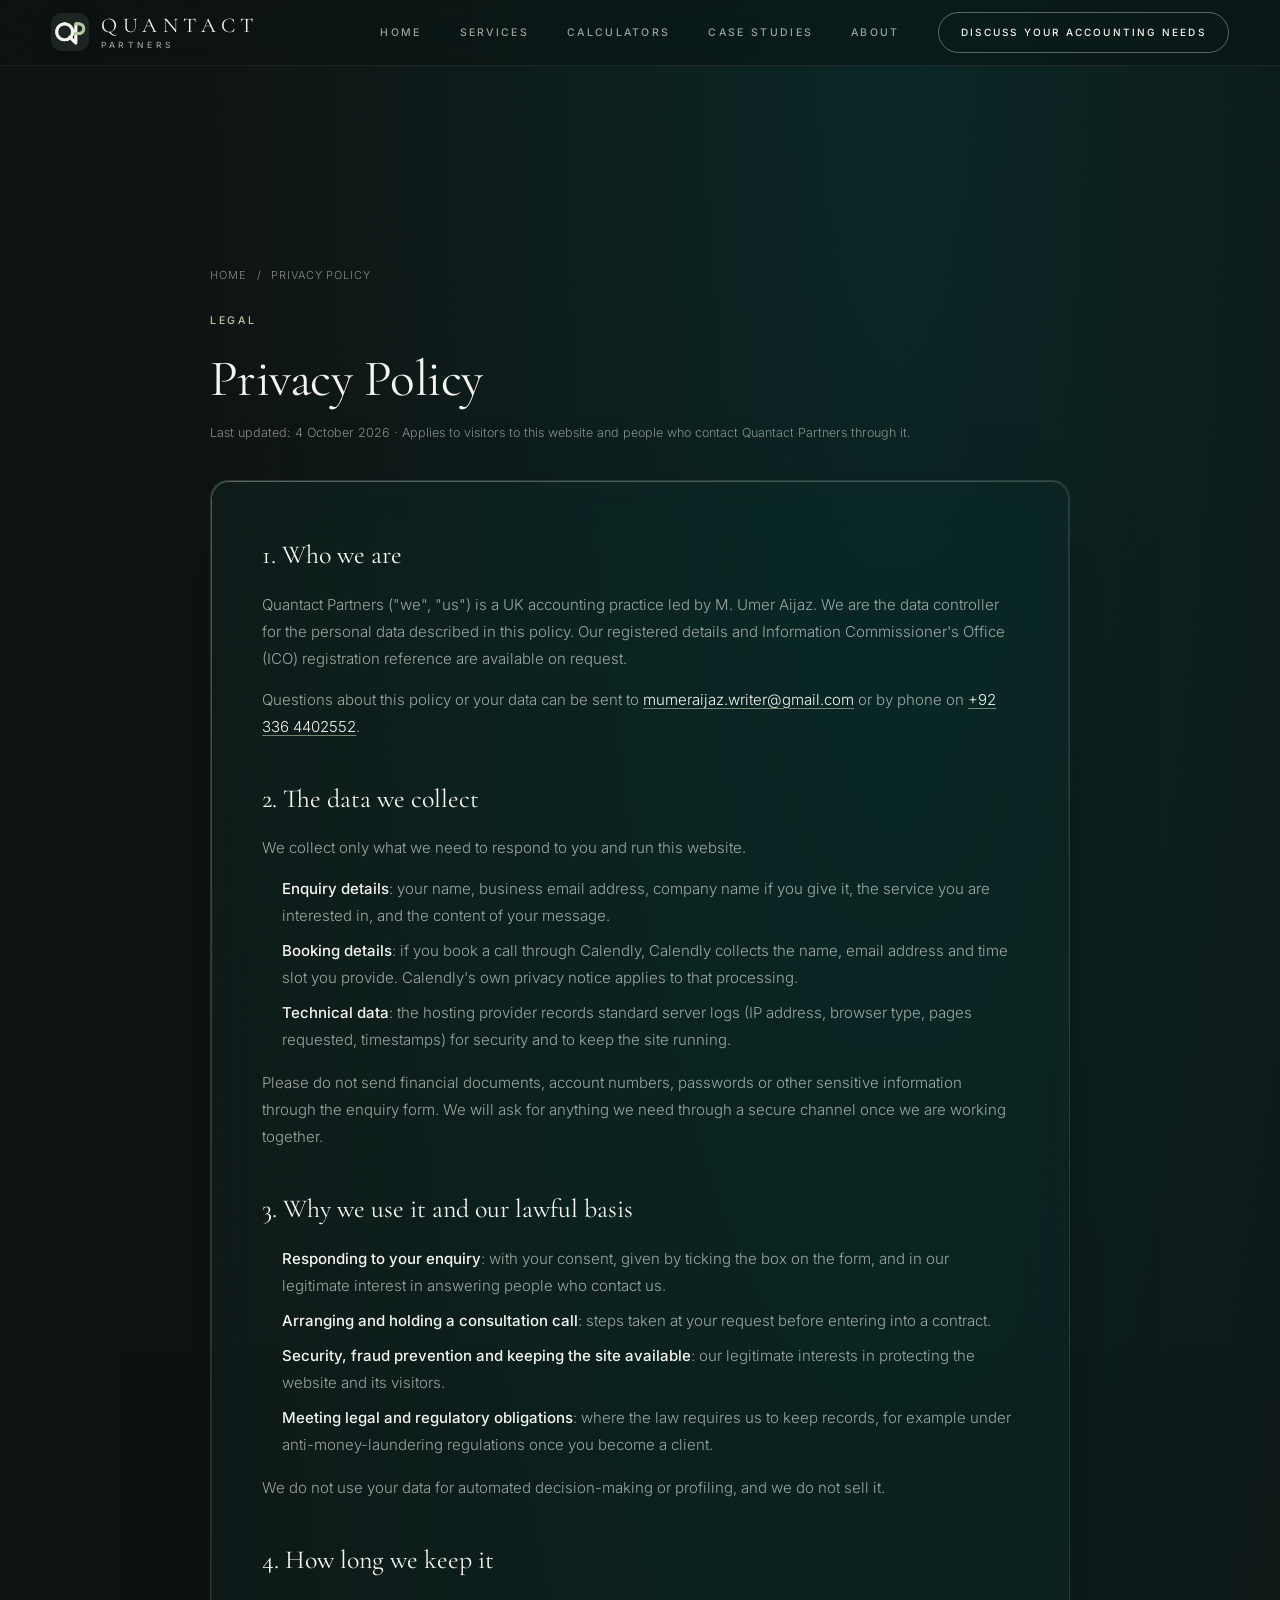
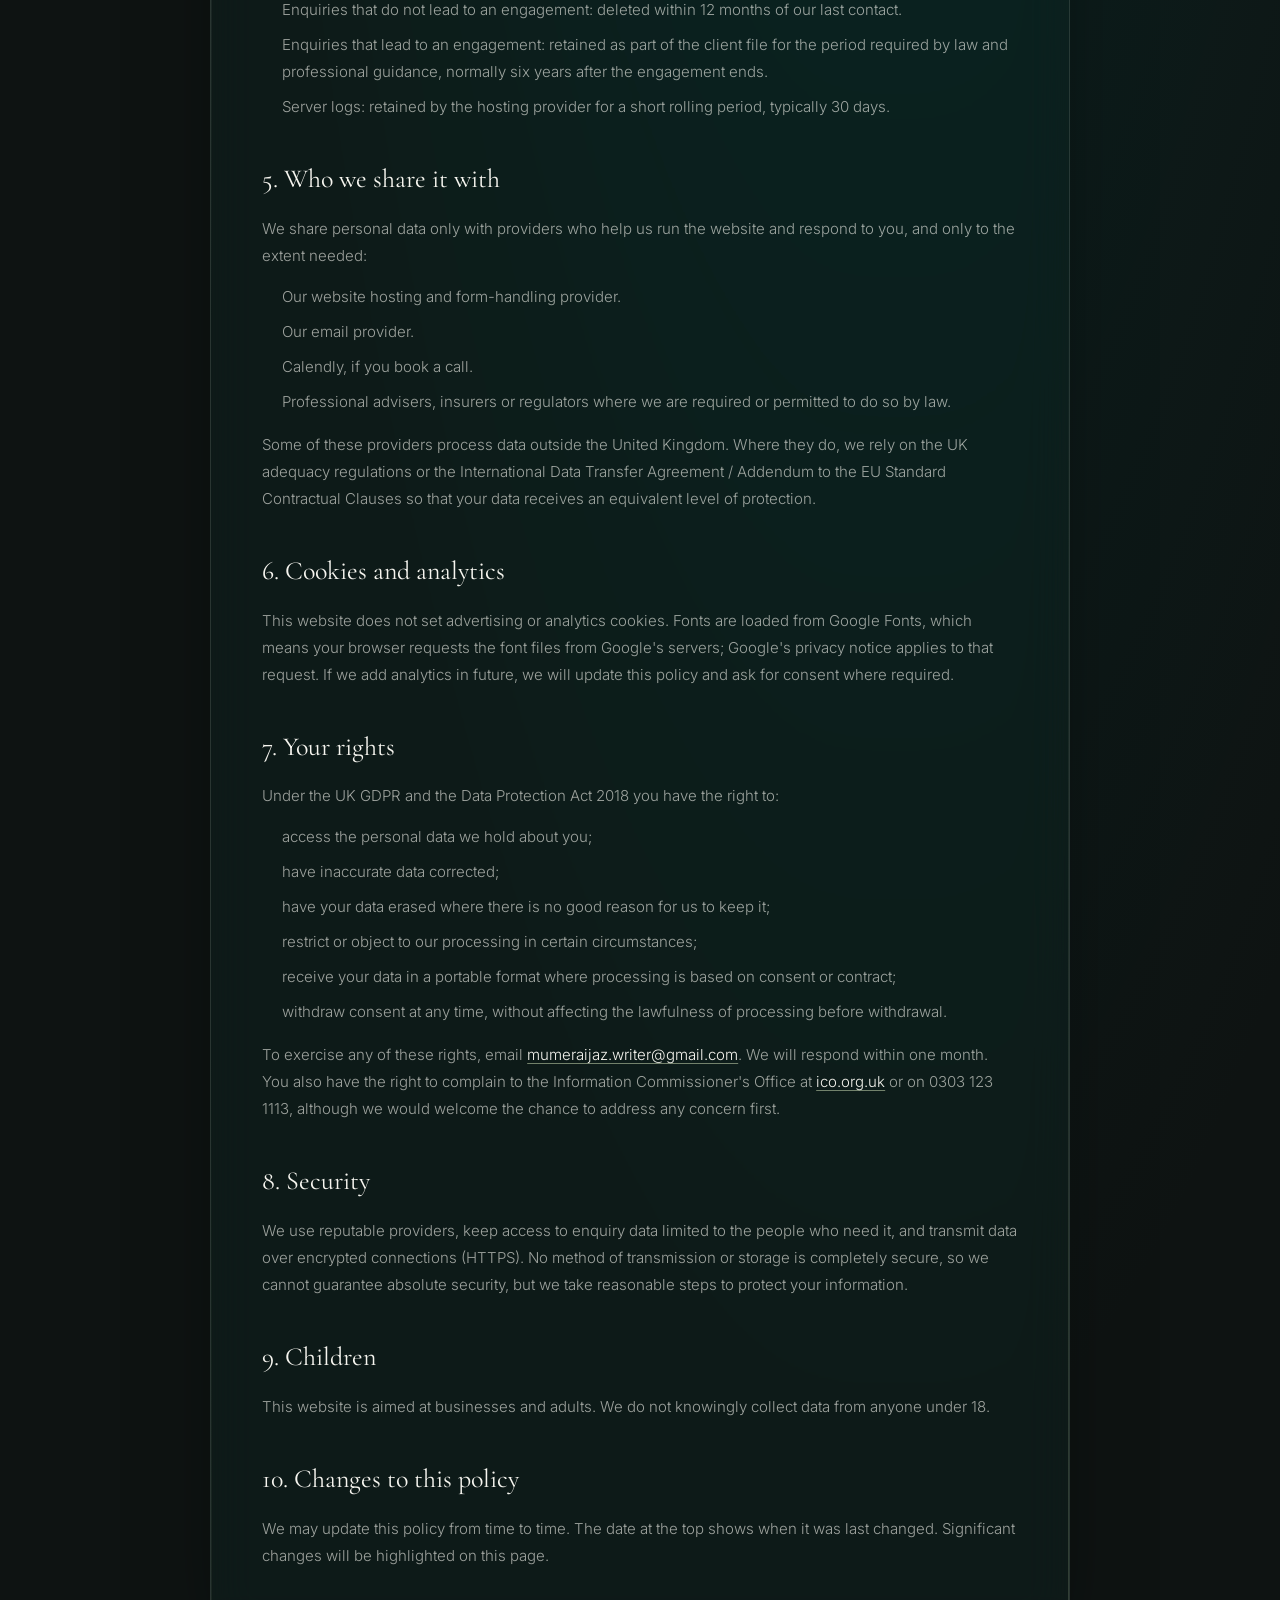
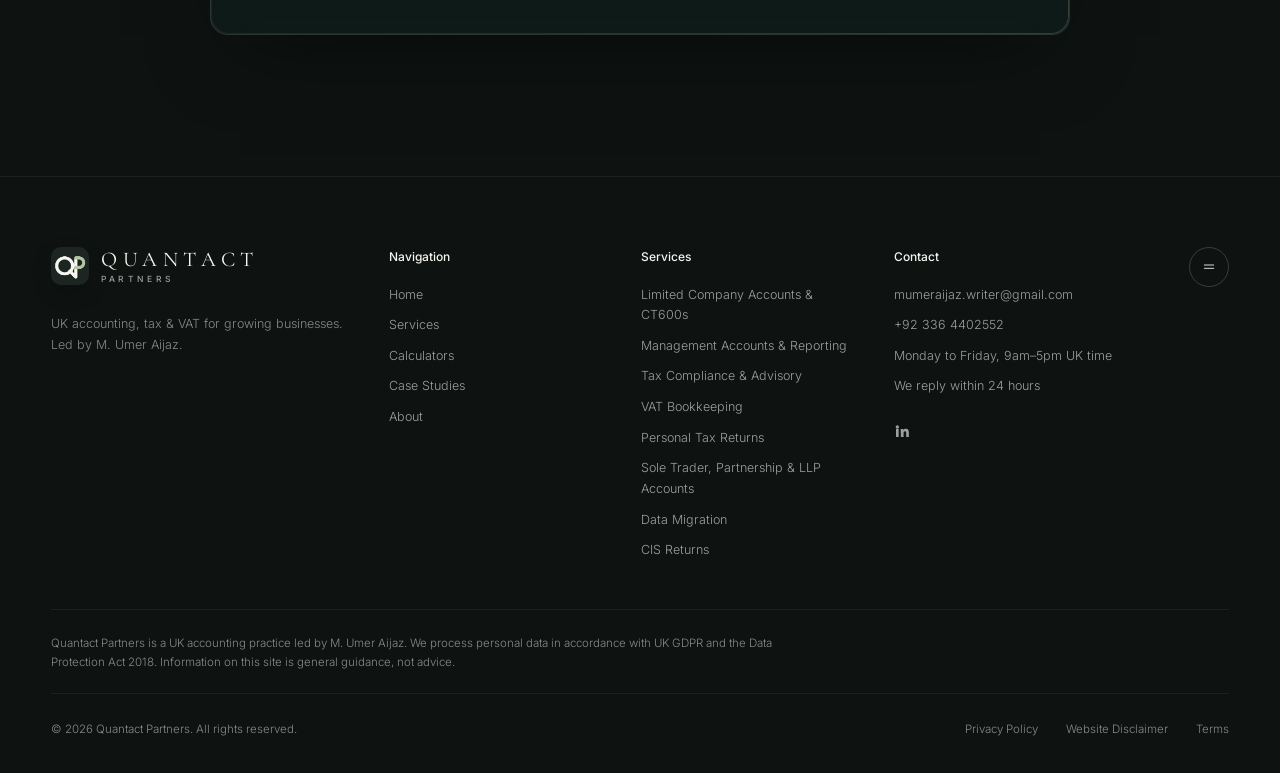
<file: privacy.html>
<!DOCTYPE html>
<html lang="en-GB">
<head>
  <meta charset="UTF-8">
  <meta name="viewport" content="width=device-width, initial-scale=1.0">
  <title>Privacy Policy | Quantact Partners</title>
  <meta name="description" content="How Quantact Partners collects, uses and protects personal data from visitors and enquiries, under UK GDPR.">
  <meta name="theme-color" content="#1F2523">
  <link rel="canonical" href="https://www.quantactpartners.co.uk/privacy.html">
  <link rel="stylesheet" href="assets/fonts/fonts.css">
  <link rel="stylesheet" href="assets/css/style.css">
  <link rel="icon" type="image/png" href="assets/img/logo.png">
</head>
<body class="page">

  <div class="grain" aria-hidden="true"></div>

  <header class="nav is-scrolled" id="nav">
    <div class="nav__inner">
      <a href="index.html" class="brand" aria-label="Quantact Partners home">
        <img src="assets/img/logo.png" alt="" class="brand__mark">
        <span class="brand__text">
          <span class="brand__name">Quantact</span>
          <span class="brand__sub">Partners</span>
        </span>
      </a>
      <nav class="nav__links" aria-label="Primary">
        <a href="index.html">Home</a>
        <a href="index.html#services">Services</a>
        <a href="index.html#calculators">Calculators</a>
        <a href="case-studies/">Case Studies</a>
        <a href="index.html#about">About</a>
      </nav>
      <div class="nav__actions">
        <a href="index.html#contact" class="btn btn--outline btn--sm">Discuss your accounting needs</a>
        <button class="nav__burger" id="burger" aria-label="Open menu" aria-expanded="false" aria-controls="mobileMenu">
          <span></span><span></span>
        </button>
      </div>
    </div>
  </header>

  <div class="mobile-menu" id="mobileMenu" aria-hidden="true">
    <a href="index.html">Home</a>
    <a href="index.html#services">Services</a>
    <a href="index.html#calculators">Calculators</a>
    <a href="case-studies/">Case Studies</a>
    <a href="index.html#about">About</a>
    <a href="index.html#contact">Discuss your accounting needs</a>
  </div>

  <main class="page__main" id="top">
    <section class="section legal">
      <div class="container legal__wrap">
        <nav class="crumbs" aria-label="Breadcrumb"><a href="index.html">Home</a><span>/</span><span aria-current="page">Privacy Policy</span></nav>
        <p class="eyebrow">Legal</p>
        <h1 class="title">Privacy Policy</h1>
        <p class="legal__meta">Last updated: 4 October 2026 · Applies to visitors to this website and people who contact Quantact Partners through it.</p>

        <article class="legal__body glass">
          <h2>1. Who we are</h2>
          <p>Quantact Partners ("we", "us") is a UK accounting practice led by M. Umer Aijaz. We are the data controller for the personal data described in this policy. Our registered details and Information Commissioner's Office (ICO) registration reference are available on request.</p>
          <p>Questions about this policy or your data can be sent to <a href="mailto:mumeraijaz.writer@gmail.com">mumeraijaz.writer@gmail.com</a> or by phone on <a href="tel:+923364402552">+92 336 4402552</a>.</p>

          <h2>2. The data we collect</h2>
          <p>We collect only what we need to respond to you and run this website.</p>
          <ul>
            <li><strong>Enquiry details</strong>: your name, business email address, company name if you give it, the service you are interested in, and the content of your message.</li>
            <li><strong>Booking details</strong>: if you book a call through Calendly, Calendly collects the name, email address and time slot you provide. Calendly's own privacy notice applies to that processing.</li>
            <li><strong>Technical data</strong>: the hosting provider records standard server logs (IP address, browser type, pages requested, timestamps) for security and to keep the site running.</li>
          </ul>
          <p>Please do not send financial documents, account numbers, passwords or other sensitive information through the enquiry form. We will ask for anything we need through a secure channel once we are working together.</p>

          <h2>3. Why we use it and our lawful basis</h2>
          <ul>
            <li><strong>Responding to your enquiry</strong>: with your consent, given by ticking the box on the form, and in our legitimate interest in answering people who contact us.</li>
            <li><strong>Arranging and holding a consultation call</strong>: steps taken at your request before entering into a contract.</li>
            <li><strong>Security, fraud prevention and keeping the site available</strong>: our legitimate interests in protecting the website and its visitors.</li>
            <li><strong>Meeting legal and regulatory obligations</strong>: where the law requires us to keep records, for example under anti-money-laundering regulations once you become a client.</li>
          </ul>
          <p>We do not use your data for automated decision-making or profiling, and we do not sell it.</p>

          <h2>4. How long we keep it</h2>
          <ul>
            <li>Enquiries that do not lead to an engagement: deleted within 12 months of our last contact.</li>
            <li>Enquiries that lead to an engagement: retained as part of the client file for the period required by law and professional guidance, normally six years after the engagement ends.</li>
            <li>Server logs: retained by the hosting provider for a short rolling period, typically 30 days.</li>
          </ul>

          <h2>5. Who we share it with</h2>
          <p>We share personal data only with providers who help us run the website and respond to you, and only to the extent needed:</p>
          <ul>
            <li>Our website hosting and form-handling provider.</li>
            <li>Our email provider.</li>
            <li>Calendly, if you book a call.</li>
            <li>Professional advisers, insurers or regulators where we are required or permitted to do so by law.</li>
          </ul>
          <p>Some of these providers process data outside the United Kingdom. Where they do, we rely on the UK adequacy regulations or the International Data Transfer Agreement / Addendum to the EU Standard Contractual Clauses so that your data receives an equivalent level of protection.</p>

          <h2>6. Cookies and analytics</h2>
          <p>This website does not set advertising or analytics cookies. Fonts are loaded from Google Fonts, which means your browser requests the font files from Google's servers; Google's privacy notice applies to that request. If we add analytics in future, we will update this policy and ask for consent where required.</p>

          <h2>7. Your rights</h2>
          <p>Under the UK GDPR and the Data Protection Act 2018 you have the right to:</p>
          <ul>
            <li>access the personal data we hold about you;</li>
            <li>have inaccurate data corrected;</li>
            <li>have your data erased where there is no good reason for us to keep it;</li>
            <li>restrict or object to our processing in certain circumstances;</li>
            <li>receive your data in a portable format where processing is based on consent or contract;</li>
            <li>withdraw consent at any time, without affecting the lawfulness of processing before withdrawal.</li>
          </ul>
          <p>To exercise any of these rights, email <a href="mailto:mumeraijaz.writer@gmail.com">mumeraijaz.writer@gmail.com</a>. We will respond within one month. You also have the right to complain to the Information Commissioner's Office at <a href="https://ico.org.uk" rel="noopener" target="_blank">ico.org.uk</a> or on 0303 123 1113, although we would welcome the chance to address any concern first.</p>

          <h2>8. Security</h2>
          <p>We use reputable providers, keep access to enquiry data limited to the people who need it, and transmit data over encrypted connections (HTTPS). No method of transmission or storage is completely secure, so we cannot guarantee absolute security, but we take reasonable steps to protect your information.</p>

          <h2>9. Children</h2>
          <p>This website is aimed at businesses and adults. We do not knowingly collect data from anyone under 18.</p>

          <h2>10. Changes to this policy</h2>
          <p>We may update this policy from time to time. The date at the top shows when it was last changed. Significant changes will be highlighted on this page.</p>
        </article>
      </div>
    </section>

  </main>

  <footer class="footer">
    <div class="container">
      <div class="footer__grid">
        <div class="footer__brand">
          <a href="index.html" class="brand">
            <img src="assets/img/logo.png" alt="" class="brand__mark">
            <span class="brand__text">
              <span class="brand__name">Quantact</span>
              <span class="brand__sub">Partners</span>
            </span>
          </a>
          <p>UK accounting, tax &amp; VAT for growing businesses.<br>Led by M. Umer Aijaz.</p>
        </div>
        <div class="footer__col">
          <h3>Navigation</h3>
          <a href="index.html">Home</a>
          <a href="index.html#services">Services</a>
          <a href="index.html#calculators">Calculators</a>
          <a href="case-studies/">Case Studies</a>
          <a href="index.html#about">About</a>
        </div>
        <div class="footer__col">
          <h3>Services</h3>
          <a href="index.html#detail-limited-company-accounts">Limited Company Accounts &amp; CT600s</a>
          <a href="index.html#detail-management-accounts">Management Accounts &amp; Reporting</a>
          <a href="index.html#detail-tax-compliance">Tax Compliance &amp; Advisory</a>
          <a href="index.html#detail-vat-bookkeeping">VAT Bookkeeping</a>
          <a href="index.html#detail-personal-tax">Personal Tax Returns</a>
          <a href="index.html#detail-sole-trader-partnership-llp">Sole Trader, Partnership &amp; LLP Accounts</a>
          <a href="index.html#detail-data-migration">Data Migration</a>
          <a href="index.html#detail-cis-returns">CIS Returns</a>
        </div>
        <div class="footer__col">
          <h3>Contact</h3>
          <a href="mailto:mumeraijaz.writer@gmail.com">mumeraijaz.writer@gmail.com</a>
          <a href="tel:+923364402552">+92 336 4402552</a>
          <span>Monday to Friday, 9am–5pm UK time</span>
          <span>We reply within 24 hours</span>
          <div class="footer__social">
            <a href="#" aria-label="LinkedIn"><svg viewBox="0 0 24 24"><path d="M4.98 3.5a2.5 2.5 0 1 1 0 5 2.5 2.5 0 0 1 0-5zM3 9h4v12H3zM10 9h3.8v1.7h.1c.5-1 1.8-2 3.7-2 4 0 4.7 2.6 4.7 6V21h-4v-5.5c0-1.3 0-3-1.8-3s-2.1 1.4-2.1 2.9V21h-4z"/></svg></a>
          </div>
        </div>
        <a href="#top" class="to-top" aria-label="Back to top"><svg viewBox="0 0 24 24"><path d="M5 9h14M5 14h14"/></svg></a>
      </div>
      <div class="footer__legal">
        <p>Quantact Partners is a UK accounting practice led by M. Umer Aijaz. We process personal data in accordance with UK GDPR and the Data Protection Act 2018. Information on this site is general guidance, not advice.</p>
      </div>
      <div class="footer__bottom">
        <span>© 2026 Quantact Partners. All rights reserved.</span>
        <div><a href="privacy.html">Privacy Policy</a><a href="disclaimer.html">Website Disclaimer</a><a href="disclaimer.html">Terms</a></div>
      </div>
    </div>
  </footer>


  <script src="assets/js/main.js" defer></script>
</body>
</html>
</file>
<file: assets/fonts/fonts.css>
/* Self-hosted web fonts (Cormorant Garamond, Inter — SIL Open Font License), latin subset.
   Served from this origin so no third-party request is made and the CSP can stay strict. */

@font-face {
  font-family: 'Cormorant Garamond';
  font-style: normal;
  font-weight: 300;
  font-display: swap;
  src: url('cormorant-garamond-latin-300-normal.woff2') format('woff2');
  unicode-range: U+0000-00FF,U+0131,U+0152-0153,U+02BB-02BC,U+02C6,U+02DA,U+02DC,U+0304,U+0308,U+0329,U+2000-206F,U+20AC,U+2122,U+2191,U+2193,U+2212,U+2215,U+FEFF,U+FFFD;
}
@font-face {
  font-family: 'Cormorant Garamond';
  font-style: normal;
  font-weight: 400;
  font-display: swap;
  src: url('cormorant-garamond-latin-400-normal.woff2') format('woff2');
  unicode-range: U+0000-00FF,U+0131,U+0152-0153,U+02BB-02BC,U+02C6,U+02DA,U+02DC,U+0304,U+0308,U+0329,U+2000-206F,U+20AC,U+2122,U+2191,U+2193,U+2212,U+2215,U+FEFF,U+FFFD;
}
@font-face {
  font-family: 'Cormorant Garamond';
  font-style: normal;
  font-weight: 500;
  font-display: swap;
  src: url('cormorant-garamond-latin-500-normal.woff2') format('woff2');
  unicode-range: U+0000-00FF,U+0131,U+0152-0153,U+02BB-02BC,U+02C6,U+02DA,U+02DC,U+0304,U+0308,U+0329,U+2000-206F,U+20AC,U+2122,U+2191,U+2193,U+2212,U+2215,U+FEFF,U+FFFD;
}
@font-face {
  font-family: 'Cormorant Garamond';
  font-style: italic;
  font-weight: 300;
  font-display: swap;
  src: url('cormorant-garamond-latin-300-italic.woff2') format('woff2');
  unicode-range: U+0000-00FF,U+0131,U+0152-0153,U+02BB-02BC,U+02C6,U+02DA,U+02DC,U+0304,U+0308,U+0329,U+2000-206F,U+20AC,U+2122,U+2191,U+2193,U+2212,U+2215,U+FEFF,U+FFFD;
}
@font-face {
  font-family: 'Cormorant Garamond';
  font-style: italic;
  font-weight: 400;
  font-display: swap;
  src: url('cormorant-garamond-latin-400-italic.woff2') format('woff2');
  unicode-range: U+0000-00FF,U+0131,U+0152-0153,U+02BB-02BC,U+02C6,U+02DA,U+02DC,U+0304,U+0308,U+0329,U+2000-206F,U+20AC,U+2122,U+2191,U+2193,U+2212,U+2215,U+FEFF,U+FFFD;
}
@font-face {
  font-family: 'Inter';
  font-style: normal;
  font-weight: 300;
  font-display: swap;
  src: url('inter-latin-300-normal.woff2') format('woff2');
  unicode-range: U+0000-00FF,U+0131,U+0152-0153,U+02BB-02BC,U+02C6,U+02DA,U+02DC,U+0304,U+0308,U+0329,U+2000-206F,U+20AC,U+2122,U+2191,U+2193,U+2212,U+2215,U+FEFF,U+FFFD;
}
@font-face {
  font-family: 'Inter';
  font-style: normal;
  font-weight: 400;
  font-display: swap;
  src: url('inter-latin-400-normal.woff2') format('woff2');
  unicode-range: U+0000-00FF,U+0131,U+0152-0153,U+02BB-02BC,U+02C6,U+02DA,U+02DC,U+0304,U+0308,U+0329,U+2000-206F,U+20AC,U+2122,U+2191,U+2193,U+2212,U+2215,U+FEFF,U+FFFD;
}
@font-face {
  font-family: 'Inter';
  font-style: normal;
  font-weight: 500;
  font-display: swap;
  src: url('inter-latin-500-normal.woff2') format('woff2');
  unicode-range: U+0000-00FF,U+0131,U+0152-0153,U+02BB-02BC,U+02C6,U+02DA,U+02DC,U+0304,U+0308,U+0329,U+2000-206F,U+20AC,U+2122,U+2191,U+2193,U+2212,U+2215,U+FEFF,U+FFFD;
}
@font-face {
  font-family: 'Inter';
  font-style: normal;
  font-weight: 600;
  font-display: swap;
  src: url('inter-latin-600-normal.woff2') format('woff2');
  unicode-range: U+0000-00FF,U+0131,U+0152-0153,U+02BB-02BC,U+02C6,U+02DA,U+02DC,U+0304,U+0308,U+0329,U+2000-206F,U+20AC,U+2122,U+2191,U+2193,U+2212,U+2215,U+FEFF,U+FFFD;
}
</file>
<file: assets/css/style.css>
/* =========================================================
   Quantact Partners — M. Umer Ijaz
   Glassmorphism · deep teal palette
   ========================================================= */

:root {
  --teal: #004B49;
  --sage: #B7C7A3;
  --ivory: #F6F5EF;
  --charcoal: #1F2523;

  --bg: #141917;
  --bg-deep: #0e1312;
  --teal-deep: #022a29;
  --teal-soft: #0b4d4a;
  --teal-glow: #1f7a74;

  --text: var(--ivory);
  --text-dim: rgba(246, 245, 239, 0.62);
  --text-faint: rgba(246, 245, 239, 0.52);

  --glass: rgba(20, 42, 40, 0.34);
  --glass-strong: rgba(14, 32, 31, 0.56);
  --glass-border: rgba(246, 245, 239, 0.12);
  --glass-border-strong: rgba(246, 245, 239, 0.22);
  --glass-highlight: rgba(246, 245, 239, 0.08);

  --serif: "Cormorant Garamond", "Times New Roman", Georgia, serif;
  --sans: "Inter", system-ui, -apple-system, "Segoe UI", Roboto, sans-serif;

  --container: 1320px;
  --gutter: clamp(20px, 4vw, 56px);
  --radius: 18px;
  --radius-sm: 12px;

  --ease-out: cubic-bezier(0.16, 1, 0.3, 1);
  --ease-in-out: cubic-bezier(0.65, 0, 0.35, 1);
  --dur: 1.1s;
}

*, *::before, *::after { box-sizing: border-box; }

html {
  scroll-behavior: smooth;
  -webkit-text-size-adjust: 100%;
}

body {
  margin: 0;
  font-family: var(--sans);
  font-weight: 300;
  font-size: 15px;
  line-height: 1.65;
  color: var(--text);
  background: var(--bg-deep);
  overflow-x: hidden;
  -webkit-font-smoothing: antialiased;
  -moz-osx-font-smoothing: grayscale;
}

body.is-loading { overflow: hidden; }

img, svg, canvas { display: block; max-width: 100%; }
a { color: inherit; text-decoration: none; }
ul { margin: 0; padding: 0; list-style: none; }
h1, h2, h3, h4, p { margin: 0; }
button { font: inherit; color: inherit; background: none; border: 0; padding: 0; cursor: pointer; }

::selection { background: rgba(183, 199, 163, 0.35); color: var(--ivory); }

.container {
  width: min(var(--container), 100% - var(--gutter) * 2);
  margin-inline: auto;
}

/* ---------- Typography ---------- */
.eyebrow {
  font-size: 10.5px;
  font-weight: 500;
  letter-spacing: 0.26em;
  text-transform: uppercase;
  color: var(--sage);
  margin-bottom: 22px;
}

.title {
  font-family: var(--serif);
  font-weight: 400;
  font-size: clamp(34px, 4vw, 54px);
  line-height: 1.08;
  letter-spacing: -0.01em;
  color: var(--ivory);
}

.lead {
  color: var(--text-dim);
  font-size: 15.5px;
  line-height: 1.75;
  max-width: 46ch;
}

/* ---------- Grain ---------- */
.grain {
  position: fixed;
  inset: -50%;
  width: 200%;
  height: 200%;
  pointer-events: none;
  z-index: 60;
  opacity: 0.055;
  background-image: url("data:image/svg+xml,%3Csvg xmlns='http://www.w3.org/2000/svg' width='300' height='300'%3E%3Cfilter id='n'%3E%3CfeTurbulence type='fractalNoise' baseFrequency='0.9' numOctaves='3' stitchTiles='stitch'/%3E%3C/filter%3E%3Crect width='100%25' height='100%25' filter='url(%23n)'/%3E%3C/svg%3E");
  animation: grain 1.2s steps(6) infinite;
  mix-blend-mode: overlay;
}
@keyframes grain {
  0%, 100% { transform: translate(0, 0); }
  20% { transform: translate(-3%, 2%); }
  40% { transform: translate(2%, -4%); }
  60% { transform: translate(-4%, -1%); }
  80% { transform: translate(3%, 3%); }
}

/* ---------- Cursor ---------- */
.cursor {
  position: fixed;
  top: 0; left: 0;
  width: 36px; height: 36px;
  margin: -18px 0 0 -18px;
  border-radius: 50%;
  border: 1px solid rgba(246, 245, 239, 0.45);
  pointer-events: none;
  z-index: 100;
  opacity: 0;
  transition: transform 0.45s var(--ease-out), opacity 0.4s, background 0.4s, border-color 0.4s;
  mix-blend-mode: difference;
}
.cursor span {
  position: absolute;
  inset: 50%;
  width: 4px; height: 4px;
  margin: -2px 0 0 -2px;
  border-radius: 50%;
  background: var(--ivory);
}
.cursor.is-visible { opacity: 1; }
.cursor.is-hover { transform: scale(1.8); background: rgba(246, 245, 239, 0.08); border-color: rgba(246, 245, 239, 0.7); }
.cursor.is-hover span { opacity: 0; }
@media (hover: none), (pointer: coarse) { .cursor { display: none; } }

/* ---------- Loader ---------- */
.loader {
  position: fixed;
  inset: 0;
  z-index: 200;
  background: var(--bg-deep);
  display: grid;
  place-items: center;
  transition: opacity 0.9s var(--ease-in-out), visibility 0.9s;
}
.loader.is-done { opacity: 0; visibility: hidden; }
.loader__mark { display: flex; flex-direction: column; align-items: center; gap: 22px; }
.loader__logo { width: 54px; height: 54px; border-radius: 14px; opacity: 0; animation: loaderIn 1s var(--ease-out) forwards; }
.loader__name {
  font-family: var(--serif);
  font-size: 22px;
  letter-spacing: 0.32em;
  color: var(--ivory);
  opacity: 0;
  animation: loaderIn 1s var(--ease-out) 0.2s forwards;
}
.loader__line { position: relative; width: 160px; height: 1px; background: rgba(246, 245, 239, 0.12); overflow: hidden; }
.loader__line i { position: absolute; inset: 0; background: var(--sage); transform-origin: left; transform: scaleX(0); animation: loaderBar 1.6s var(--ease-in-out) 0.3s forwards; }
@keyframes loaderIn { from { opacity: 0; transform: translateY(14px); } to { opacity: 1; transform: none; } }
@keyframes loaderBar { to { transform: scaleX(1); } }

/* ---------- Glass ---------- */
.glass {
  position: relative;
  background: var(--glass);
  border: 1px solid var(--glass-border);
  border-radius: var(--radius);
  backdrop-filter: blur(22px) saturate(140%);
  -webkit-backdrop-filter: blur(22px) saturate(140%);
  box-shadow:
    0 30px 80px -30px rgba(0, 0, 0, 0.6),
    inset 0 1px 0 var(--glass-highlight);
}
.glass::before {
  content: "";
  position: absolute;
  inset: 0;
  border-radius: inherit;
  padding: 1px;
  background: linear-gradient(135deg, rgba(246, 245, 239, 0.28), rgba(246, 245, 239, 0) 40%, rgba(183, 199, 163, 0) 60%, rgba(183, 199, 163, 0.22));
  -webkit-mask: linear-gradient(#000 0 0) content-box, linear-gradient(#000 0 0);
  -webkit-mask-composite: xor;
  mask-composite: exclude;
  pointer-events: none;
}

/* ---------- Buttons & links ---------- */
.btn {
  position: relative;
  display: inline-flex;
  align-items: center;
  gap: 12px;
  font-size: 10.5px;
  font-weight: 500;
  letter-spacing: 0.22em;
  text-transform: uppercase;
  white-space: nowrap;
  transition: transform 0.6s var(--ease-out), background 0.5s, color 0.5s, border-color 0.5s, box-shadow 0.5s;
  will-change: transform;
}
.btn--outline {
  padding: 15px 30px;
  border: 1px solid rgba(246, 245, 239, 0.35);
  border-radius: 999px;
  overflow: hidden;
  isolation: isolate;
}
.btn--outline::after {
  content: "";
  position: absolute;
  inset: 0;
  z-index: -1;
  background: var(--ivory);
  transform: translateY(101%);
  transition: transform 0.6s var(--ease-out);
  border-radius: inherit;
}
.btn--outline:hover { color: var(--charcoal); border-color: var(--ivory); }
.btn--outline:hover::after { transform: translateY(0); }
.btn--outline span { transition: transform 0.5s var(--ease-out); }
.btn--outline:hover span { transform: translateX(4px); }
.btn--sm { padding: 11px 22px; font-size: 10px; }

.btn--solid {
  padding: 17px 34px;
  border-radius: 999px;
  background: var(--sage);
  color: var(--charcoal);
  overflow: hidden;
  box-shadow: 0 18px 40px -16px rgba(183, 199, 163, 0.55);
}
.btn--solid::after {
  content: "";
  position: absolute;
  inset: 0;
  background: var(--ivory);
  transform: translateY(101%);
  transition: transform 0.6s var(--ease-out);
}
.btn--solid:hover::after { transform: translateY(0); }
.btn--solid > * { position: relative; z-index: 1; }
.btn--solid span { transition: transform 0.5s var(--ease-out); }
.btn--solid:hover span { transform: translateX(5px); }

.btn--circle-text { gap: 18px; }
.btn__circle {
  width: 46px; height: 46px;
  border-radius: 50%;
  border: 1px solid rgba(246, 245, 239, 0.4);
  display: grid;
  place-items: center;
  position: relative;
  overflow: hidden;
  transition: border-color 0.5s;
}
.btn__circle::before {
  content: "";
  position: absolute;
  inset: 0;
  border-radius: 50%;
  background: var(--ivory);
  transform: scale(0);
  transition: transform 0.6s var(--ease-out);
}
.btn__circle svg { position: relative; width: 16px; height: 16px; fill: none; stroke: currentColor; stroke-width: 1.5; stroke-linecap: round; stroke-linejoin: round; transition: color 0.5s, transform 0.5s var(--ease-out); }
.btn--circle-text:hover .btn__circle::before { transform: scale(1); }
.btn--circle-text:hover .btn__circle svg { color: var(--charcoal); transform: translateX(2px); }
.btn__label { position: relative; }
.btn__label::after { content: ""; position: absolute; left: 0; bottom: -5px; width: 100%; height: 1px; background: var(--ivory); transform: scaleX(0); transform-origin: right; transition: transform 0.6s var(--ease-out); }
.btn--circle-text:hover .btn__label::after { transform: scaleX(1); transform-origin: left; }

.link-line {
  display: inline-flex;
  align-items: center;
  gap: 16px;
  font-size: 10.5px;
  font-weight: 500;
  letter-spacing: 0.22em;
  text-transform: uppercase;
  color: var(--text-dim);
  transition: color 0.4s;
}
.link-line i { width: 48px; height: 1px; background: currentColor; transition: width 0.6s var(--ease-out); }
.link-line:hover { color: var(--ivory); }
.link-line:hover i { width: 72px; }

.link-arrow {
  display: inline-flex;
  align-items: center;
  gap: 10px;
  font-size: 10.5px;
  font-weight: 500;
  letter-spacing: 0.22em;
  text-transform: uppercase;
  color: var(--ivory);
}
.link-arrow span { display: inline-block; transition: transform 0.5s var(--ease-out); }
.link-arrow:hover span { transform: translateX(6px); }

/* ---------- Navigation ---------- */
.nav {
  position: fixed;
  top: 0; left: 0; right: 0;
  z-index: 80;
  padding: 22px 0;
  transition: padding 0.6s var(--ease-out), background 0.6s, border-color 0.6s, backdrop-filter 0.6s, transform 0.6s var(--ease-out);
  border-bottom: 1px solid transparent;
}
.nav.is-scrolled {
  padding: 12px 0;
  background: rgba(14, 19, 18, 0.55);
  backdrop-filter: blur(18px) saturate(140%);
  -webkit-backdrop-filter: blur(18px) saturate(140%);
  border-bottom-color: rgba(246, 245, 239, 0.07);
}
.nav.is-hidden { transform: translateY(-100%); }
.nav__inner {
  width: min(1440px, 100% - var(--gutter) * 2);
  margin-inline: auto;
  display: grid;
  grid-template-columns: 1fr auto 1fr;
  align-items: center;
}
.brand { display: inline-flex; align-items: center; gap: 12px; }
.brand__mark { width: 38px; height: 38px; border-radius: 10px; box-shadow: 0 8px 24px -10px rgba(0, 0, 0, 0.8); }
.brand__text { display: flex; flex-direction: column; line-height: 1; }
.brand__name {
  font-family: var(--serif);
  font-weight: 400;
  font-size: 21px;
  letter-spacing: 0.26em;
  text-transform: uppercase;
  color: var(--ivory);
}
.brand__sub {
  font-size: 8.5px;
  font-weight: 500;
  letter-spacing: 0.42em;
  text-transform: uppercase;
  color: var(--text-dim);
  margin-top: 5px;
}
.nav__links { display: flex; gap: 38px; justify-self: center; }
.nav__links a,
.nav__text-link {
  position: relative;
  font-size: 10.5px;
  font-weight: 500;
  letter-spacing: 0.22em;
  text-transform: uppercase;
  color: var(--text-dim);
  transition: color 0.4s;
  padding: 6px 0;
}
.nav__links a::after {
  content: "";
  position: absolute;
  left: 0; bottom: 0;
  width: 100%; height: 1px;
  background: var(--ivory);
  transform: scaleX(0);
  transform-origin: right;
  transition: transform 0.5s var(--ease-out);
}
.nav__links a:hover, .nav__links a.is-active, .nav__text-link:hover { color: var(--ivory); }
.nav__links a:hover::after, .nav__links a.is-active::after { transform: scaleX(1); transform-origin: left; }
.nav__actions { display: flex; align-items: center; gap: 30px; justify-self: end; }
.nav__burger { display: none; width: 36px; height: 36px; position: relative; }
.nav__burger span { position: absolute; left: 6px; right: 6px; height: 1px; background: var(--ivory); transition: transform 0.5s var(--ease-out), top 0.5s var(--ease-out); }
.nav__burger span:nth-child(1) { top: 14px; }
.nav__burger span:nth-child(2) { top: 21px; }
.nav__burger.is-open span:nth-child(1) { top: 17px; transform: rotate(45deg); }
.nav__burger.is-open span:nth-child(2) { top: 17px; transform: rotate(-45deg); }

.mobile-menu {
  position: fixed;
  inset: 0;
  z-index: 75;
  display: flex;
  flex-direction: column;
  justify-content: center;
  gap: 8px;
  padding: 0 var(--gutter);
  background: rgba(14, 19, 18, 0.92);
  backdrop-filter: blur(24px);
  -webkit-backdrop-filter: blur(24px);
  opacity: 0;
  visibility: hidden;
  transition: opacity 0.6s var(--ease-out), visibility 0.6s;
}
.mobile-menu.is-open { opacity: 1; visibility: visible; }
.mobile-menu a {
  font-family: var(--serif);
  font-size: clamp(36px, 9vw, 56px);
  line-height: 1.2;
  color: var(--ivory);
  opacity: 0;
  transform: translateY(24px);
  transition: opacity 0.7s var(--ease-out), transform 0.7s var(--ease-out);
}
.mobile-menu.is-open a { opacity: 1; transform: none; }
.mobile-menu.is-open a:nth-child(1) { transition-delay: 0.1s; }
.mobile-menu.is-open a:nth-child(2) { transition-delay: 0.16s; }
.mobile-menu.is-open a:nth-child(3) { transition-delay: 0.22s; }
.mobile-menu.is-open a:nth-child(4) { transition-delay: 0.28s; }
.mobile-menu.is-open a:nth-child(5) { transition-delay: 0.34s; }

/* ---------- Reveal ---------- */
.reveal {
  opacity: 0;
  transform: translateY(32px);
  transition: opacity var(--dur) var(--ease-out), transform var(--dur) var(--ease-out);
  transition-delay: var(--d, 0ms);
}
.reveal.is-in { opacity: 1; transform: none; }

/* ---------- Scenes ---------- */
.scene {
  position: absolute;
  inset: 0;
  width: 100%;
  height: 100%;
  object-fit: cover;
  pointer-events: none;
}

/* =========================================================
   HERO
   ========================================================= */
.hero {
  position: relative;
  min-height: 100vh;
  min-height: 100svh;
  display: flex;
  align-items: center;
  padding: 150px 0 120px;
  overflow: hidden;
  background: radial-gradient(ellipse at 60% 40%, #0a3a38 0%, #0e1a1a 50%, #0b100f 100%);
}
.hero__canvas {
  position: absolute;
  inset: 0;
  width: 100%;
  height: 100%;
  opacity: 0;
  transition: opacity 2s var(--ease-in-out);
}
.hero__canvas.is-ready { opacity: 1; }
.hero__fade {
  position: absolute;
  left: 0; right: 0; bottom: 0;
  height: 28%;
  background: linear-gradient(to bottom, rgba(14, 19, 18, 0), var(--bg-deep));
  pointer-events: none;
}
.hero__grid {
  position: relative;
  z-index: 2;
  display: grid;
  grid-template-columns: minmax(0, 0.95fr) minmax(0, 1.1fr);
  align-items: center;
  gap: clamp(32px, 5vw, 80px);
}
.hero__title {
  font-family: var(--serif);
  font-weight: 400;
  font-size: clamp(54px, 7.6vw, 108px);
  line-height: 0.98;
  letter-spacing: -0.015em;
  color: var(--ivory);
  margin-bottom: 36px;
}
.hero__title .line { display: block; overflow: hidden; padding-bottom: 0.08em; margin-bottom: -0.08em; }
.hero__title .word { display: inline-block; transform: translateY(110%) rotate(2deg); transform-origin: left bottom; opacity: 0; transition: transform 1.4s var(--ease-out), opacity 0.8s; }
.hero__title.is-in .word { transform: none; opacity: 1; }
.hero__title.is-in .line:nth-child(1) .word:nth-child(1) { transition-delay: 0.10s; }
.hero__title.is-in .line:nth-child(1) .word:nth-child(2) { transition-delay: 0.20s; }
.hero__title.is-in .line:nth-child(2) .word:nth-child(1) { transition-delay: 0.30s; }
.hero__title.is-in .line:nth-child(2) .word:nth-child(2) { transition-delay: 0.38s; }
.hero__title.is-in .line:nth-child(2) .word:nth-child(3) { transition-delay: 0.46s; }
.hero__lead {
  max-width: 40ch;
  color: var(--text-dim);
  font-size: 15.5px;
  line-height: 1.75;
  margin-bottom: 48px;
}
.hero__cta { display: flex; align-items: center; gap: 44px; flex-wrap: wrap; }

.hero__scroll {
  position: absolute;
  left: 50%;
  bottom: 34px;
  width: 1px;
  height: 56px;
  background: rgba(246, 245, 239, 0.12);
  overflow: hidden;
  z-index: 2;
}
.hero__scroll span { position: absolute; inset: 0; background: var(--ivory); transform: translateY(-100%); animation: scrollLine 2.4s var(--ease-in-out) infinite; }
@keyframes scrollLine { 0% { transform: translateY(-100%); } 50% { transform: translateY(0); } 100% { transform: translateY(100%); } }

/* ---- Beam ---- */
.hero__visual { position: relative; perspective: 1600px; }
.beam {
  position: absolute;
  top: -40vh;
  bottom: -40vh;
  left: 58%;
  width: 2px;
  background: linear-gradient(to bottom, rgba(246, 245, 239, 0), rgba(246, 245, 239, 0.9) 40%, rgba(183, 199, 163, 0.8) 60%, rgba(246, 245, 239, 0));
  filter: blur(0.4px);
  opacity: 0.85;
  pointer-events: none;
}
.beam::before, .beam::after {
  content: "";
  position: absolute;
  inset: 0;
  left: -40px; right: -40px;
  background: linear-gradient(to bottom, rgba(183, 199, 163, 0), rgba(183, 199, 163, 0.18) 45%, rgba(183, 199, 163, 0.14) 60%, rgba(183, 199, 163, 0));
  filter: blur(22px);
  animation: beamPulse 6s var(--ease-in-out) infinite;
}
.beam::after { left: -120px; right: -120px; opacity: 0.4; filter: blur(60px); animation-delay: -3s; }
@keyframes beamPulse { 0%, 100% { opacity: 0.55; } 50% { opacity: 1; } }

/* ---- Dashboard ---- */
.dash {
  position: relative;
  display: grid;
  grid-template-columns: 148px 1fr;
  border-radius: 20px;
  background: linear-gradient(160deg, rgba(20, 44, 42, 0.55), rgba(12, 26, 25, 0.45) 60%, rgba(10, 20, 19, 0.6));
  border: 1px solid rgba(246, 245, 239, 0.16);
  backdrop-filter: blur(26px) saturate(150%);
  -webkit-backdrop-filter: blur(26px) saturate(150%);
  box-shadow:
    0 60px 120px -40px rgba(0, 0, 0, 0.75),
    0 0 0 1px rgba(0, 0, 0, 0.2) inset,
    inset 0 1px 0 rgba(246, 245, 239, 0.14);
  overflow: hidden;
  transform-style: preserve-3d;
  transition: transform 0.9s var(--ease-out), box-shadow 0.9s;
  animation: dashFloat 9s var(--ease-in-out) infinite;
}
@keyframes dashFloat { 0%, 100% { translate: 0 0; } 50% { translate: 0 -10px; } }
.dash::before {
  content: "";
  position: absolute;
  inset: 0;
  border-radius: inherit;
  padding: 1px;
  background: linear-gradient(120deg, rgba(246, 245, 239, 0.5), rgba(246, 245, 239, 0) 30%, rgba(183, 199, 163, 0) 70%, rgba(183, 199, 163, 0.4));
  -webkit-mask: linear-gradient(#000 0 0) content-box, linear-gradient(#000 0 0);
  -webkit-mask-composite: xor;
  mask-composite: exclude;
  pointer-events: none;
  z-index: 3;
}
.dash__glow {
  position: absolute;
  inset: -40%;
  background: conic-gradient(from 180deg at 50% 50%, rgba(246, 245, 239, 0) 0deg, rgba(246, 245, 239, 0.12) 60deg, rgba(246, 245, 239, 0) 120deg, rgba(183, 199, 163, 0.1) 240deg, rgba(246, 245, 239, 0) 360deg);
  animation: sheen 14s linear infinite;
  pointer-events: none;
  mix-blend-mode: screen;
}
@keyframes sheen { to { transform: rotate(360deg); } }

.dash__side {
  position: relative;
  padding: 26px 18px;
  border-right: 1px solid rgba(246, 245, 239, 0.08);
  background: rgba(10, 22, 21, 0.35);
}
.dash__brand { display: flex; align-items: center; gap: 9px; margin-bottom: 30px; padding-left: 4px; }
.dash__brand img { width: 24px; height: 24px; border-radius: 7px; }
.dash__brand span { font-family: var(--serif); font-size: 15px; letter-spacing: 0.2em; text-transform: uppercase; color: var(--ivory); }
.dash__side li {
  display: flex;
  align-items: center;
  gap: 10px;
  font-size: 10.5px;
  color: var(--text-dim);
  padding: 9px 10px;
  border-radius: 8px;
  transition: background 0.4s, color 0.4s;
}
.dash__side li svg { width: 13px; height: 13px; fill: none; stroke: currentColor; stroke-width: 1.4; stroke-linecap: round; stroke-linejoin: round; }
.dash__side li.is-active { background: rgba(246, 245, 239, 0.08); color: var(--ivory); }
.dash__side li:hover { color: var(--ivory); }

.dash__main { position: relative; padding: 24px 24px 22px; }
.dash__head { display: flex; justify-content: space-between; align-items: flex-start; margin-bottom: 20px; }
.dash__head .dash__title { font-family: var(--serif); font-weight: 400; font-size: 20px; color: var(--ivory); line-height: 1; }
.dash__head span { font-size: 10px; color: var(--text-faint); display: block; margin-top: 7px; letter-spacing: 0.04em; }
.dash__avatar { width: 30px; height: 30px; border-radius: 50%; display: grid; place-items: center; font-size: 9px; letter-spacing: 0.1em; background: linear-gradient(140deg, var(--sage), #7e9a7a); color: var(--charcoal); font-weight: 600; }

.dash__stats { display: grid; grid-template-columns: repeat(3, 1fr); gap: 10px; margin-bottom: 14px; }
.dash__stat {
  padding: 13px 14px 12px;
  border-radius: 12px;
  background: rgba(246, 245, 239, 0.04);
  border: 1px solid rgba(246, 245, 239, 0.07);
  transition: background 0.5s, border-color 0.5s, transform 0.5s var(--ease-out);
}
.dash__stat:hover { background: rgba(246, 245, 239, 0.07); border-color: rgba(246, 245, 239, 0.14); transform: translateY(-2px); }
.dash__stat small { display: block; font-size: 9.5px; color: var(--text-faint); margin-bottom: 7px; letter-spacing: 0.02em; }
.dash__stat strong { display: block; font-family: var(--serif); font-weight: 500; font-size: 22px; color: var(--ivory); line-height: 1; font-variant-numeric: tabular-nums; }
.dash__stat em { display: block; font-style: normal; font-size: 9px; margin-top: 8px; color: var(--sage); }
.dash__stat em.down { color: #d6c6a8; }
.dash__stat em span { color: var(--text-faint); margin-left: 2px; }

.dash__row { display: grid; grid-template-columns: 1.45fr 1fr; gap: 10px; }
.dash__chart, .dash__insights {
  border-radius: 12px;
  background: rgba(246, 245, 239, 0.04);
  border: 1px solid rgba(246, 245, 239, 0.07);
  padding: 14px;
}
.dash__chart-head { display: flex; justify-content: space-between; align-items: center; margin-bottom: 10px; }
.dash__chart-head small, .dash__insights small { font-size: 9.5px; color: var(--text-faint); letter-spacing: 0.02em; }
.dash__legend { display: inline-flex; align-items: center; gap: 6px; font-size: 9px; color: var(--text-dim); }
.dash__legend i { width: 14px; height: 1.5px; background: var(--sage); }
.chart { width: 100%; height: 108px; overflow: visible; }
.chart__grid line { stroke: rgba(246, 245, 239, 0.07); stroke-width: 1; stroke-dasharray: 2 4; }
.chart__area { opacity: 0; transition: opacity 1.5s 1.2s; }
.chart.is-in .chart__area { opacity: 1; }
.chart__line { stroke-dasharray: 600; stroke-dashoffset: 600; }
.chart.is-in .chart__line { animation: chartDraw 2.6s var(--ease-in-out) 0.4s forwards; }
@keyframes chartDraw { to { stroke-dashoffset: 0; } }
.chart__dot, .chart__halo { opacity: 0; transition: opacity 0.6s 2.8s; }
.chart.is-in .chart__dot, .chart.is-in .chart__halo { opacity: 1; }
.chart.is-in .chart__halo { animation: halo 2.4s ease-out 3s infinite; }
@keyframes halo { 0% { transform: scale(0.4); opacity: 0.5; } 100% { transform: scale(2.2); opacity: 0; } }
.chart__halo { transform-box: fill-box; transform-origin: center; }
.chart__axis { display: flex; justify-content: space-between; font-size: 8.5px; color: var(--text-faint); margin-top: 6px; padding: 0 2px; }

.dash__insights ul { margin: 10px 0 14px; }
.dash__insights li { position: relative; font-size: 10px; line-height: 1.5; color: var(--text-dim); padding-left: 12px; margin-bottom: 8px; }
.dash__insights li::before { content: ""; position: absolute; left: 0; top: 6px; width: 4px; height: 4px; border-radius: 50%; background: var(--sage); }
.dash__link { font-size: 10px; color: var(--ivory); display: inline-flex; align-items: center; gap: 6px; }
.dash__link span { transition: transform 0.4s var(--ease-out); }
.dash__link:hover span { transform: translateX(4px); }

/* =========================================================
   SECTIONS
   ========================================================= */
.section { position: relative; padding: clamp(100px, 11vw, 150px) 0; }
.section__head { margin-bottom: clamp(48px, 5vw, 72px); }
.split { display: grid; grid-template-columns: 1.15fr 1fr; gap: 48px; align-items: end; }
.section__aside { display: flex; align-items: center; justify-content: space-between; gap: 32px; padding-bottom: 8px; }
.section__aside p { color: var(--text-dim); max-width: 36ch; font-size: 14.5px; line-height: 1.75; }
.section__aside .link-arrow { flex-shrink: 0; }

/* ---------- Services ---------- */
.services { background: var(--bg-deep); overflow: hidden; }
.services .container { position: relative; z-index: 2; }
.scene--bottom {
  top: auto;
  bottom: 0;
  height: 58%;
  -webkit-mask-image: linear-gradient(to bottom, transparent, #000 35%);
  mask-image: linear-gradient(to bottom, transparent, #000 35%);
}

.cards { display: grid; grid-template-columns: repeat(4, 1fr); gap: 20px; }
.card {
  padding: 30px 28px 28px;
  min-height: 300px;
  display: flex;
  flex-direction: column;
  transition: transform 0.8s var(--ease-out), background 0.6s, border-color 0.6s, box-shadow 0.8s;
  --mx: 50%; --my: 50%;
}
.card::after {
  content: "";
  position: absolute;
  inset: 0;
  border-radius: inherit;
  background: radial-gradient(260px circle at var(--mx) var(--my), rgba(183, 199, 163, 0.12), transparent 60%);
  opacity: 0;
  transition: opacity 0.6s;
  pointer-events: none;
}
.card:hover { transform: translateY(-8px); border-color: var(--glass-border-strong); background: rgba(20, 42, 40, 0.5); box-shadow: 0 40px 90px -30px rgba(0, 0, 0, 0.7), inset 0 1px 0 rgba(246, 245, 239, 0.14); }
.card:hover::after { opacity: 1; }
.card__num { font-size: 10px; letter-spacing: 0.2em; color: var(--text-faint); margin-bottom: 18px; }
.card__icon { width: 36px; height: 36px; margin-bottom: 34px; }
.card__icon svg { width: 100%; height: 100%; fill: none; stroke: var(--ivory); stroke-width: 1.1; stroke-linecap: round; stroke-linejoin: round; transition: stroke 0.5s, transform 0.8s var(--ease-out); }
.card:hover .card__icon svg { stroke: var(--sage); transform: translateY(-3px) scale(1.04); }
.card h3 { font-size: 16px; font-weight: 500; color: var(--ivory); margin-bottom: 14px; letter-spacing: 0.01em; }
.card p { font-size: 13px; line-height: 1.7; color: var(--text-dim); flex: 1; }
.card__link {
  display: inline-flex;
  align-items: center;
  gap: 8px;
  font-size: 10px;
  font-weight: 500;
  letter-spacing: 0.22em;
  text-transform: uppercase;
  margin-top: 28px;
  color: var(--ivory);
}
.card__link span { transition: transform 0.5s var(--ease-out); }
.card:hover .card__link span { transform: translateX(6px); }

/* ---------- Stats ---------- */
.stats { position: relative; padding: clamp(80px, 8vw, 110px) 0; overflow: hidden; background: #0c1514; }
.stats .scene { opacity: 0.9; }
.stats::before, .stats::after {
  content: "";
  position: absolute;
  left: 0; right: 0;
  height: 120px;
  z-index: 1;
  pointer-events: none;
}
.stats::before { top: 0; background: linear-gradient(to bottom, var(--bg-deep), transparent); }
.stats::after { bottom: 0; background: linear-gradient(to top, var(--bg-deep), transparent); }
.stats__grid { position: relative; z-index: 2; display: grid; grid-template-columns: 1fr 1.3fr; align-items: center; gap: 48px; }
.stats__list { display: grid; grid-template-columns: repeat(4, 1fr); }
.stats__list li { text-align: center; padding: 8px 10px; position: relative; }
.stats__list li + li::before { content: ""; position: absolute; left: 0; top: 10%; height: 80%; width: 1px; background: rgba(246, 245, 239, 0.16); }
.stats__list strong { display: block; font-family: var(--serif); font-weight: 400; font-size: clamp(34px, 3.4vw, 48px); line-height: 1; color: var(--ivory); margin-bottom: 14px; font-variant-numeric: tabular-nums; }
.stats__list > li > span { font-size: 12px; color: var(--text-dim); }

/* ---------- About ---------- */
.about {
  display: grid;
  grid-template-columns: 0.9fr 1.1fr;
  background: #0a0f0e;
  position: relative;
}
.about__media { position: relative; min-height: 560px; overflow: hidden; }
.about__media .scene { transition: transform 1.6s var(--ease-out); }
.about__media-frame { position: absolute; inset: 0; pointer-events: none; }
.about__media-frame i { position: absolute; top: 0; bottom: 0; width: 1px; background: linear-gradient(to bottom, rgba(246, 245, 239, 0.3), rgba(246, 245, 239, 0.05)); }
.about__media-frame i:nth-child(1) { left: 11%; width: 2px; background: linear-gradient(to bottom, rgba(246, 245, 239, 0), rgba(246, 245, 239, 0.85) 20%, rgba(246, 245, 239, 0.8) 70%, rgba(246, 245, 239, 0)); filter: blur(0.3px); box-shadow: 0 0 30px rgba(246, 245, 239, 0.35); }
.about__media-frame i:nth-child(2) { left: 32%; opacity: 0.35; }
.about__media-frame i:nth-child(3) { left: 60%; opacity: 0.22; }
.about__body {
  display: grid;
  grid-template-columns: 1fr auto;
  align-items: center;
  gap: 48px;
  padding: clamp(72px, 7vw, 110px) clamp(32px, 6vw, 96px);
  background:
    radial-gradient(ellipse at 20% 50%, rgba(0, 75, 73, 0.22), transparent 55%),
    linear-gradient(180deg, #0d1312, #0a0f0e);
}
.about__text .lead { margin: 28px 0 36px; }
.about__principal { display: flex; flex-direction: column; margin-bottom: 36px; }
.about__sig { font-family: var(--serif); font-style: italic; font-size: 30px; color: var(--ivory); line-height: 1; }
.about__principal small { font-size: 10px; letter-spacing: 0.22em; text-transform: uppercase; color: var(--text-faint); margin-top: 8px; }
.about__mono { display: flex; flex-direction: column; align-items: flex-start; gap: 28px; }
.mono { width: 68px; height: 68px; border-radius: 18px; overflow: hidden; border: 1px solid rgba(246, 245, 239, 0.14); box-shadow: 0 20px 50px -20px rgba(0, 0, 0, 0.8); }
.mono img { width: 100%; height: 100%; object-fit: cover; }
.about__mono li {
  font-size: 10.5px;
  letter-spacing: 0.3em;
  text-transform: uppercase;
  color: var(--text-dim);
  padding: 7px 0;
  position: relative;
}
.about__mono li::before { content: ""; position: absolute; left: -16px; top: 50%; width: 6px; height: 1px; background: var(--sage); opacity: 0; transition: opacity 0.4s, left 0.4s; }
.about__mono li:hover { color: var(--ivory); }
.about__mono li:hover::before { opacity: 1; left: -12px; }

/* ---------- Insights ---------- */
.insights { background: var(--bg-deep); }
.posts { display: grid; grid-template-columns: repeat(3, 1fr); gap: 22px; }
.post { overflow: hidden; border-radius: var(--radius); padding: 10px; transition: transform 0.8s var(--ease-out), border-color 0.6s, box-shadow 0.8s; }
.post:hover { transform: translateY(-8px); border-color: var(--glass-border-strong); }
.post__media { position: relative; height: 230px; border-radius: 12px; overflow: hidden; }
.post__media .scene { transition: transform 1.4s var(--ease-out); }
.post:hover .post__media .scene { transform: scale(1.06); }
.tag {
  position: absolute;
  left: 16px; bottom: 16px;
  font-size: 9px;
  font-weight: 500;
  letter-spacing: 0.24em;
  text-transform: uppercase;
  color: var(--ivory);
  padding: 7px 12px;
  border: 1px solid rgba(246, 245, 239, 0.3);
  border-radius: 4px;
  background: rgba(14, 19, 18, 0.35);
  backdrop-filter: blur(10px);
  -webkit-backdrop-filter: blur(10px);
}
.post__body { padding: 22px 16px 14px; }
.post__body h3 { font-size: 15.5px; font-weight: 500; line-height: 1.5; color: var(--ivory); min-height: 46px; margin-bottom: 20px; transition: color 0.4s; }
.post:hover .post__body h3 { color: #fff; }
.post__meta { display: flex; align-items: center; gap: 14px; font-size: 10.5px; color: var(--text-faint); }
.post__meta span + span::before { content: "·"; margin-right: 14px; }
.post__meta i { margin-left: auto; font-style: normal; font-size: 16px; color: var(--ivory); transition: transform 0.5s var(--ease-out); }
.post:hover .post__meta i { transform: translateX(6px); }

/* ---------- CTA ---------- */
.cta { padding-top: 0; }
.cta__panel { overflow: hidden; border-radius: 24px; min-height: 340px; display: flex; align-items: center; }
.cta__panel .scene { opacity: 0.95; }
.cta__panel::after { content: ""; position: absolute; inset: 0; background: linear-gradient(90deg, rgba(10, 20, 19, 0.75), rgba(10, 20, 19, 0.35) 55%, rgba(10, 20, 19, 0.1)); pointer-events: none; }
.cta__content {
  position: relative;
  z-index: 2;
  width: 100%;
  display: grid;
  grid-template-columns: 1fr auto;
  align-items: center;
  gap: 40px;
  padding: clamp(44px, 5vw, 72px) clamp(28px, 5vw, 72px);
}
.cta__content .title { margin-bottom: 20px; }
.cta__content .lead { max-width: 44ch; }
.cta__contacts { display: flex; flex-wrap: wrap; gap: 10px 32px; margin-top: 26px; }
.cta__contacts a { font-size: 12.5px; letter-spacing: 0.04em; color: var(--ivory); position: relative; padding-bottom: 3px; }
.cta__contacts a::after { content: ""; position: absolute; left: 0; bottom: 0; width: 100%; height: 1px; background: var(--sage); transform: scaleX(0.35); transform-origin: left; transition: transform 0.6s var(--ease-out); }
.cta__contacts a:hover::after { transform: scaleX(1); }

/* ---------- Footer ---------- */
.footer { padding: 70px 0 34px; background: var(--bg-deep); border-top: 1px solid rgba(246, 245, 239, 0.06); }
.footer__grid { display: grid; grid-template-columns: 1.4fr 1fr 1fr 1.2fr auto; gap: 40px; align-items: start; }
.footer__brand p { margin-top: 20px; font-size: 12.5px; line-height: 1.7; color: var(--text-faint); }
.footer__col { display: flex; flex-direction: column; gap: 10px; }
.footer__col h3 { font-size: 12px; font-weight: 500; color: var(--ivory); margin-bottom: 8px; }
.footer__col a, .footer__col span { font-size: 12.5px; color: var(--text-dim); transition: color 0.3s; width: fit-content; position: relative; }
.footer__col a::after { content: ""; position: absolute; left: 0; bottom: -2px; width: 100%; height: 1px; background: var(--ivory); transform: scaleX(0); transform-origin: right; transition: transform 0.5s var(--ease-out); }
.footer__col a:hover { color: var(--ivory); }
.footer__col a:hover::after { transform: scaleX(1); transform-origin: left; }
.footer__social { display: flex; gap: 16px; margin-top: 16px; }
.footer__social a { width: 16px; height: 16px; color: var(--text-dim); }
.footer__social a::after { display: none; }
.footer__social svg { width: 100%; height: 100%; fill: currentColor; }
.footer__social a:hover { color: var(--ivory); }
.to-top { width: 40px; height: 40px; border-radius: 50%; border: 1px solid rgba(246, 245, 239, 0.18); display: grid; place-items: center; transition: background 0.4s, border-color 0.4s; }
.to-top svg { width: 16px; height: 16px; fill: none; stroke: var(--ivory); stroke-width: 1.3; stroke-linecap: round; }
.to-top:hover { background: rgba(246, 245, 239, 0.08); border-color: rgba(246, 245, 239, 0.4); }
.footer__bottom { display: flex; justify-content: space-between; gap: 20px; flex-wrap: wrap; margin-top: 56px; padding-top: 26px; border-top: 1px solid rgba(246, 245, 239, 0.06); font-size: 11.5px; color: var(--text-faint); }
.footer__bottom div { display: flex; gap: 28px; }
.footer__bottom a:hover { color: var(--ivory); }

/* =========================================================
   RESPONSIVE
   ========================================================= */
@media (max-width: 1180px) {
  .cards { grid-template-columns: repeat(2, 1fr); }
  .dash { grid-template-columns: 130px 1fr; }
  .footer__grid { grid-template-columns: 1fr 1fr 1fr; }
  .footer__brand { grid-column: 1 / -1; }
  .to-top { grid-column: 3; justify-self: end; }
}

@media (max-width: 1024px) {
  .hero { padding: 130px 0 100px; }
  .hero__grid { grid-template-columns: 1fr; gap: 64px; }
  .hero__visual { max-width: 720px; }
  .split { grid-template-columns: 1fr; gap: 28px; align-items: start; }
  .section__aside { justify-content: flex-start; }
  .stats__grid { grid-template-columns: 1fr; gap: 40px; }
  .about { grid-template-columns: 1fr; }
  .about__media { min-height: 420px; }
  .about__body { grid-template-columns: 1fr; }
  .about__mono { flex-direction: row; align-items: center; gap: 36px; }
  .about__mono ul { display: flex; gap: 24px; }
  .posts { grid-template-columns: 1fr; max-width: 560px; }
  .cta__content { grid-template-columns: 1fr; }
}

@media (max-width: 820px) {
  .nav__links, .nav__text-link { display: none; }
  .nav__burger { display: block; }
  .nav__inner { grid-template-columns: 1fr auto; }
  .nav__actions { gap: 14px; }
  .nav .btn--sm { display: none; }
  .stats__list { grid-template-columns: repeat(2, 1fr); gap: 28px 0; }
  .stats__list li:nth-child(3)::before { display: none; }
  .dash { grid-template-columns: 1fr; }
  .dash__side { display: none; }
  .dash__row { grid-template-columns: 1fr; }
  .dash__stats { grid-template-columns: 1fr 1fr; }
  .dash__stat:last-child { grid-column: 1 / -1; }
  .beam { left: 70%; }
}

@media (max-width: 600px) {
  body { font-size: 14px; }
  .hero { padding: 120px 0 90px; }
  .hero__title { font-size: clamp(46px, 14vw, 64px); }
  .hero__cta { gap: 28px; }
  .cards { grid-template-columns: 1fr; }
  .card { min-height: 0; }
  .footer__grid { grid-template-columns: 1fr 1fr; }
  .to-top { grid-column: 2; }
  .footer__bottom { flex-direction: column; }
  .about__mono ul { flex-direction: column; gap: 0; }
  .cta__panel { min-height: 0; }
  .grain { display: none; }
}

@media (prefers-reduced-motion: reduce) {
  *, *::before, *::after { animation-duration: 0.01ms !important; animation-iteration-count: 1 !important; transition-duration: 0.01ms !important; scroll-behavior: auto !important; }
  .reveal, .hero__title .word { opacity: 1; transform: none; }
}

/* =========================================================
   SERVICES — eight cards, detail blocks, industries
   ========================================================= */
.cards--eight { grid-template-columns: repeat(4, 1fr); }
.cards--eight .card { min-height: 280px; padding: 26px 24px 24px; }
.cards--eight .card__icon { margin-bottom: 26px; }
.cards--eight .card h3 { font-size: 15px; line-height: 1.4; }
.cards--eight .card p { font-size: 12.5px; }

.details { margin-top: clamp(56px, 6vw, 88px); scroll-margin-top: 90px; }
.details .eyebrow { margin-bottom: 18px; }
.detail { margin-bottom: 10px; border-radius: 14px; scroll-margin-top: 96px; transition: background 0.5s, border-color 0.5s; }
.detail[open] { background: rgba(20, 42, 40, 0.5); border-color: var(--glass-border-strong); }
.detail summary {
  display: flex;
  align-items: center;
  gap: 18px;
  padding: 20px 24px;
  cursor: pointer;
  list-style: none;
  color: var(--ivory);
}
.detail summary::-webkit-details-marker { display: none; }
.detail summary:focus-visible { outline: 1px solid var(--sage); outline-offset: -1px; border-radius: 14px; }
.detail__num { font-size: 10px; letter-spacing: 0.2em; color: var(--text-faint); }
.detail__title { font-size: 15px; font-weight: 500; flex: 1; }
.detail__toggle { position: relative; width: 14px; height: 14px; flex-shrink: 0; }
.detail__toggle::before, .detail__toggle::after { content: ""; position: absolute; left: 0; top: 50%; width: 100%; height: 1px; background: var(--ivory); transition: transform 0.5s var(--ease-out); }
.detail__toggle::after { transform: rotate(90deg); }
.detail[open] .detail__toggle::after { transform: rotate(0); }
.detail__body {
  display: grid;
  grid-template-columns: repeat(3, 1fr);
  gap: 28px;
  padding: 4px 24px 26px;
  border-top: 1px solid rgba(246, 245, 239, 0.07);
  padding-top: 22px;
  margin: 0 0 0 0;
}
.detail__body h4 { font-size: 10.5px; font-weight: 500; letter-spacing: 0.22em; text-transform: uppercase; color: var(--sage); margin-bottom: 10px; }
.detail__body p { font-size: 13.5px; line-height: 1.7; color: var(--text-dim); }
.detail__body .link-arrow { grid-column: 1 / -1; margin-top: 4px; }

.industries { margin-top: clamp(56px, 6vw, 80px); }
.chips { display: flex; flex-wrap: wrap; gap: 10px; }
.chips li {
  font-size: 11.5px;
  letter-spacing: 0.04em;
  color: var(--ivory);
  padding: 10px 18px;
  border-radius: 999px;
  border: 1px solid rgba(246, 245, 239, 0.16);
  background: rgba(20, 42, 40, 0.3);
  backdrop-filter: blur(12px);
  -webkit-backdrop-filter: blur(12px);
  transition: border-color 0.4s, background 0.4s, transform 0.5s var(--ease-out);
}
.chips li:hover { border-color: rgba(183, 199, 163, 0.6); background: rgba(20, 42, 40, 0.55); transform: translateY(-2px); }
.industries__note { margin-top: 22px; font-size: 13px; color: var(--text-dim); }

.mobile-menu__services { margin-top: 26px; padding-top: 22px; border-top: 1px solid rgba(246, 245, 239, 0.1); display: grid; grid-template-columns: 1fr 1fr; gap: 8px 20px; opacity: 0; transition: opacity 0.6s 0.4s; }
.mobile-menu.is-open .mobile-menu__services { opacity: 1; }
.mobile-menu__services a { font-family: var(--sans); font-size: 12px; color: var(--text-dim); opacity: 1; transform: none; transition: color 0.3s; }
.mobile-menu__services a:hover { color: var(--ivory); }

@media (max-width: 1180px) { .cards--eight { grid-template-columns: repeat(2, 1fr); } .cards--eight .card { min-height: 0; } }
@media (max-width: 820px) { .detail__body { grid-template-columns: 1fr; gap: 18px; } .detail summary { padding: 16px 18px; } .detail__body { padding-left: 18px; padding-right: 18px; } }
@media (max-width: 600px) { .cards--eight { grid-template-columns: 1fr; } .mobile-menu { overflow-y: auto; justify-content: flex-start; padding-top: 100px; padding-bottom: 40px; } .mobile-menu a { font-size: clamp(28px, 7vw, 40px); } }

/* =========================================================
   ABOUT — portrait, bio, software, certifications
   ========================================================= */
.about__portrait {
  position: absolute;
  inset: 0;
  width: 100%;
  height: 100%;
  object-fit: cover;
  object-position: center top;
  filter: saturate(0.9) contrast(1.03);
  transition: transform 1.6s var(--ease-out);
}
.about__media:hover .about__portrait { transform: scale(1.03); }
.about__media::after { content: ""; position: absolute; inset: 0; background: linear-gradient(to top, rgba(10, 15, 14, 0.7), rgba(0, 75, 73, 0.08) 45%, rgba(10, 15, 14, 0.25)), linear-gradient(to right, rgba(10, 15, 14, 0.25), transparent 30%, transparent 70%, rgba(10, 15, 14, 0.35)); pointer-events: none; }
.about__media-frame { z-index: 2; }
.about__bio { margin: 28px 0 32px; max-width: 54ch; }
.about__bio p { color: var(--text-dim); font-size: 15px; line-height: 1.75; }
.about__bio p + p { margin-top: 14px; }
.about__software { display: flex; flex-wrap: wrap; gap: 8px 18px; align-items: baseline; margin-bottom: 36px; font-size: 13px; color: var(--ivory); }
.about__software-label { font-size: 10px; letter-spacing: 0.22em; text-transform: uppercase; color: var(--text-faint); }
.certs { display: grid; grid-template-columns: 1fr 1fr; gap: 14px; margin-top: 8px; }
.certs__label { grid-column: 1 / -1; font-size: 10px; letter-spacing: 0.22em; text-transform: uppercase; color: var(--text-faint); }
.cert { margin: 0; display: flex; flex-direction: column; align-items: center; gap: 10px; text-align: center; }
.cert img { width: 72px; height: 72px; border-radius: 16px; border: 1px solid rgba(246, 245, 239, 0.14); box-shadow: 0 16px 40px -18px rgba(0, 0, 0, 0.8); }
.cert figcaption { font-size: 10.5px; line-height: 1.4; color: var(--text-dim); max-width: 9ch; }
@media (max-width: 1024px) {
  .about__mono { flex-wrap: wrap; }
  .certs { grid-template-columns: auto auto; justify-content: start; gap: 14px 28px; }
}

/* ---------- Stats: note + longer labels ---------- */
.stats__note { margin-top: 20px; max-width: 40ch; font-size: 14px; line-height: 1.7; color: var(--text-dim); }
.stats__list > li > span { display: block; max-width: 18ch; margin-inline: auto; line-height: 1.5; }

/* =========================================================
   DASHBOARD — tooltips, series tabs, definitions, caption
   ========================================================= */
.tip {
  display: inline-grid;
  place-items: center;
  width: 13px; height: 13px;
  margin-left: 4px;
  border-radius: 50%;
  border: 1px solid rgba(246, 245, 239, 0.3);
  font-size: 8px;
  font-style: italic;
  font-family: var(--serif);
  color: var(--text-dim);
  vertical-align: middle;
  position: relative;
  cursor: help;
}
.tip::after {
  content: attr(data-tip);
  position: absolute;
  left: 50%; bottom: calc(100% + 8px);
  transform: translateX(-50%) translateY(4px);
  width: max-content;
  max-width: 180px;
  padding: 8px 10px;
  border-radius: 8px;
  background: rgba(14, 19, 18, 0.96);
  border: 1px solid rgba(246, 245, 239, 0.14);
  color: var(--ivory);
  font-family: var(--sans);
  font-style: normal;
  font-size: 10px;
  line-height: 1.45;
  text-align: left;
  white-space: normal;
  opacity: 0;
  pointer-events: none;
  transition: opacity 0.3s, transform 0.3s var(--ease-out);
  z-index: 5;
}
.tip:hover::after, .tip:focus-visible::after { opacity: 1; transform: translateX(-50%) translateY(0); }
.tip:focus-visible { outline: 1px solid var(--sage); }
.dash__tabs { display: flex; gap: 4px; flex-wrap: wrap; justify-content: flex-end; }
.dash__tabs button {
  font-size: 8.5px;
  letter-spacing: 0.04em;
  color: var(--text-faint);
  padding: 4px 8px;
  border-radius: 999px;
  border: 1px solid transparent;
  transition: color 0.3s, border-color 0.3s, background 0.3s;
}
.dash__tabs button:hover { color: var(--ivory); }
.dash__tabs button.is-active { color: var(--ivory); border-color: rgba(246, 245, 239, 0.2); background: rgba(246, 245, 239, 0.06); }
.dash__tabs button:focus-visible { outline: 1px solid var(--sage); }
.dash__defs { margin-top: 8px; font-size: 9px; line-height: 1.4; color: var(--text-faint); }
.dash__sample { margin-left: 6px; padding: 2px 6px; border-radius: 4px; border: 1px solid rgba(246, 245, 239, 0.14); font-size: 8px; letter-spacing: 0.08em; text-transform: uppercase; color: var(--text-faint); }
.dash__caption { margin-top: 14px; text-align: right; font-size: 10.5px; letter-spacing: 0.04em; color: var(--text-faint); }
.chart.is-drawn .chart__line { animation: none; stroke-dasharray: none; stroke-dashoffset: 0; }

/* =========================================================
   CALCULATORS
   ========================================================= */
.calculators { background: var(--bg-deep); }
.badge {
  display: inline-block;
  flex-shrink: 0;
  font-size: 10px;
  font-weight: 500;
  letter-spacing: 0.2em;
  text-transform: uppercase;
  color: var(--sage);
  padding: 9px 14px;
  border: 1px solid rgba(183, 199, 163, 0.4);
  border-radius: 999px;
}
.calc-grid { display: grid; grid-template-columns: repeat(3, 1fr); gap: 20px; align-items: start; }
.calc { padding: 30px 28px 26px; }
.calc h3 { font-family: var(--serif); font-weight: 400; font-size: 26px; color: var(--ivory); margin-bottom: 8px; }
.calc__intro { font-size: 13px; line-height: 1.6; color: var(--text-dim); margin-bottom: 22px; }
.field { display: flex; flex-direction: column; gap: 7px; margin-bottom: 14px; }
.field label, .field legend { font-size: 11px; letter-spacing: 0.06em; color: var(--text-dim); }
.field .optional { color: var(--text-faint); font-size: 10px; margin-left: 4px; }
.field input[type="number"], .field input[type="text"], .field input[type="email"], .field select, .field textarea {
  width: 100%;
  font: inherit;
  font-size: 14px;
  color: var(--ivory);
  padding: 12px 14px;
  border-radius: 10px;
  border: 1px solid rgba(246, 245, 239, 0.14);
  background: rgba(14, 19, 18, 0.45);
  transition: border-color 0.3s, background 0.3s, box-shadow 0.3s;
  -moz-appearance: textfield;
}
.field input::-webkit-outer-spin-button, .field input::-webkit-inner-spin-button { -webkit-appearance: none; margin: 0; }
.field input:focus, .field select:focus, .field textarea:focus { outline: none; border-color: rgba(183, 199, 163, 0.7); background: rgba(14, 19, 18, 0.6); box-shadow: 0 0 0 3px rgba(183, 199, 163, 0.12); }
.field input::placeholder, .field textarea::placeholder { color: var(--text-faint); }
.field input[aria-invalid="true"], .field select[aria-invalid="true"], .field textarea[aria-invalid="true"] { border-color: rgba(246, 245, 239, 0.6); }
.field__hint { font-size: 10.5px; color: var(--text-faint); line-height: 1.4; }
.field--radios { border: 0; padding: 0; margin: 0 0 14px; gap: 8px; }
.field--radios label { display: flex; align-items: center; gap: 10px; font-size: 12.5px; color: var(--ivory); cursor: pointer; }
.field--radios input { accent-color: var(--sage); width: 14px; height: 14px; margin: 0; }
.calc__out { margin: 20px 0 10px; padding: 14px 0 4px; border-top: 1px solid rgba(246, 245, 239, 0.08); }
.calc__out div { display: flex; justify-content: space-between; align-items: baseline; gap: 12px; padding: 7px 0; }
.calc__out dt { font-size: 12px; color: var(--text-dim); }
.calc__out dd { margin: 0; font-family: var(--serif); font-size: 22px; color: var(--ivory); font-variant-numeric: tabular-nums; }
.calc__error { font-size: 12px; color: var(--ivory); padding: 8px 10px; border-radius: 8px; background: rgba(246, 245, 239, 0.06); margin-bottom: 10px; }
.calc__formula { margin: 8px 0 14px; font-size: 12px; color: var(--text-dim); }
.calc__formula summary { cursor: pointer; font-size: 10.5px; letter-spacing: 0.2em; text-transform: uppercase; color: var(--sage); padding: 6px 0; list-style: none; }
.calc__formula summary::-webkit-details-marker { display: none; }
.calc__formula summary::after { content: " +"; }
.calc__formula[open] summary::after { content: " −"; }
.calc__formula p { margin-top: 8px; line-height: 1.6; }
.calc__caveat { font-size: 11px; line-height: 1.5; color: var(--text-faint); padding-top: 12px; border-top: 1px solid rgba(246, 245, 239, 0.08); }
@media (max-width: 1024px) { .calc-grid { grid-template-columns: 1fr; max-width: 560px; } }

/* =========================================================
   CASE STUDIES — cards, listing, article pages
   ========================================================= */
.posts--home { grid-template-columns: repeat(3, 1fr); }
.posts--home .post:only-child { grid-column: 1 / span 2; }
.posts--home .post:only-child .post__wrap { display: grid; grid-template-columns: 1fr 1fr; gap: 0 10px; }
.posts--home .post:only-child .post__media { height: 100%; min-height: 280px; }
.post__wrap { display: block; color: inherit; height: 100%; }
.post__media img { width: 100%; height: 100%; object-fit: cover; transition: transform 1.4s var(--ease-out); }
.post:hover .post__media img { transform: scale(1.06); }
.post__excerpt { font-size: 13px; line-height: 1.65; color: var(--text-dim); margin: -8px 0 18px; display: -webkit-box; -webkit-line-clamp: 3; -webkit-box-orient: vertical; overflow: hidden; }
.post__meta { flex-wrap: wrap; }
.posts--list { grid-template-columns: repeat(3, 1fr); }
.posts__empty { color: var(--text-dim); font-size: 14px; margin-top: 20px; }
.filters { display: flex; flex-wrap: wrap; gap: 10px; margin: -24px 0 40px; }
.chip {
  font-size: 11px;
  letter-spacing: 0.08em;
  text-transform: uppercase;
  color: var(--text-dim);
  padding: 9px 16px;
  border-radius: 999px;
  border: 1px solid rgba(246, 245, 239, 0.16);
  transition: color 0.3s, border-color 0.3s, background 0.3s;
}
.chip:hover, .chip.is-active { color: var(--ivory); border-color: rgba(183, 199, 163, 0.6); background: rgba(20, 42, 40, 0.5); }
.chip:focus-visible { outline: 1px solid var(--sage); outline-offset: 2px; }

/* sub-pages share the nav; give them a quiet backdrop */
.page { background: radial-gradient(ellipse at 70% 0%, rgba(0, 75, 73, 0.35), transparent 55%), var(--bg-deep); }
.page .nav { position: sticky; }
.page__main { padding-top: 60px; }
.page .reveal { opacity: 1; transform: none; }

.article__hero { padding: 80px 0 0; }
.article__head { max-width: 860px; }
.crumbs { display: flex; flex-wrap: wrap; gap: 10px; font-size: 11px; letter-spacing: 0.08em; text-transform: uppercase; color: var(--text-faint); margin-bottom: 28px; }
.crumbs a:hover { color: var(--ivory); }
.tag--static { position: static; display: inline-block; margin-bottom: 20px; }
.article__title { font-family: var(--serif); font-weight: 400; font-size: clamp(34px, 4.6vw, 60px); line-height: 1.08; color: var(--ivory); margin-bottom: 22px; }
.article__excerpt { font-size: 17px; line-height: 1.7; color: var(--text-dim); max-width: 60ch; margin-bottom: 28px; }
.article__meta { display: flex; flex-wrap: wrap; gap: 14px 32px; margin: 0; }
.article__meta div { display: flex; flex-direction: column; gap: 4px; }
.article__meta dt { font-size: 9.5px; letter-spacing: 0.22em; text-transform: uppercase; color: var(--text-faint); }
.article__meta dd { margin: 0; font-size: 13px; color: var(--ivory); }
.article__figure { margin: 48px auto 0; border-radius: var(--radius); overflow: hidden; border: 1px solid var(--glass-border); }
.article__figure img { width: 100%; height: auto; aspect-ratio: 3 / 1.4; object-fit: cover; }
.article__layout { display: grid; grid-template-columns: minmax(0, 1fr) 320px; gap: 28px; align-items: start; padding: 48px 0 40px; }
.article__body { padding: clamp(28px, 4vw, 56px); font-size: 16px; line-height: 1.8; color: var(--text-dim); }
.article__body h2 { font-family: var(--serif); font-weight: 400; font-size: 32px; line-height: 1.15; color: var(--ivory); margin: 44px 0 16px; }
.article__body h2:first-child { margin-top: 0; }
.article__body h3 { font-size: 17px; font-weight: 500; color: var(--ivory); margin: 32px 0 10px; }
.article__body p { margin: 0 0 18px; }
.article__body strong { color: var(--ivory); font-weight: 500; }
.article__body ul, .article__body ol { margin: 0 0 20px; padding-left: 22px; }
.article__body li { margin-bottom: 8px; }
.article__body li::marker { color: var(--sage); }
.article__body a { color: var(--ivory); text-decoration: underline; text-decoration-color: rgba(183, 199, 163, 0.6); text-underline-offset: 3px; }
.article__body blockquote { margin: 24px 0; padding: 4px 0 4px 20px; border-left: 2px solid var(--sage); font-family: var(--serif); font-size: 20px; color: var(--ivory); }
.article__body table { width: 100%; border-collapse: collapse; font-size: 14px; margin: 0 0 24px; }
.article__body th, .article__body td { text-align: left; padding: 10px 12px; border-bottom: 1px solid rgba(246, 245, 239, 0.1); }
.article__body th { color: var(--ivory); font-weight: 500; }
.article__body img { border-radius: 12px; margin: 10px 0 20px; }
.article__aside { display: flex; flex-direction: column; gap: 16px; position: sticky; top: 90px; }
.aside-block { padding: 22px 22px 20px; }
.aside-block h2 { font-size: 10.5px; font-weight: 500; letter-spacing: 0.22em; text-transform: uppercase; color: var(--sage); margin-bottom: 14px; }
.aside-block dl { margin: 0; }
.aside-block dl div { display: flex; justify-content: space-between; gap: 12px; padding: 7px 0; border-bottom: 1px solid rgba(246, 245, 239, 0.07); font-size: 12.5px; }
.aside-block dl div:last-child { border-bottom: 0; }
.aside-block dt { color: var(--text-dim); }
.aside-block dd { margin: 0; color: var(--ivory); text-align: right; }
.sources li, .plain li { font-size: 12.5px; line-height: 1.6; color: var(--text-dim); padding-left: 14px; position: relative; margin-bottom: 10px; }
.sources li::before, .plain li::before { content: ""; position: absolute; left: 0; top: 9px; width: 5px; height: 1px; background: var(--sage); }
.sources a { color: var(--ivory); text-decoration: underline; text-decoration-color: rgba(183, 199, 163, 0.5); text-underline-offset: 3px; }
.aside-block--cta p { margin-bottom: 16px; font-size: 14px; }
.aside-block--cta p a { color: var(--ivory); text-decoration: underline; text-underline-offset: 3px; }
.aside-block--cta .btn { font-size: 10px; padding: 14px 22px; }
.article__disclaimer { padding: 0 0 80px; font-size: 12.5px; line-height: 1.7; color: var(--text-faint); max-width: 80ch; }
.article__disclaimer a { color: var(--text-dim); text-decoration: underline; }

@media (max-width: 1024px) {
  .posts--home, .posts--list { grid-template-columns: 1fr; max-width: 560px; }
  .posts--home .post:only-child { grid-column: auto; }
  .posts--home .post:only-child .post__wrap { grid-template-columns: 1fr; }
  .posts--home .post:only-child .post__media { min-height: 0; height: 230px; }
  .article__layout { grid-template-columns: 1fr; }
  .article__aside { position: static; }
}
@media (max-width: 600px) { .article__hero { padding-top: 48px; } .article__figure { margin-top: 32px; } .filters { margin-top: -8px; } }

/* =========================================================
   CONTACT — facts, actions, enquiry form
   ========================================================= */
.cta__content--form { grid-template-columns: minmax(0, 0.9fr) minmax(0, 1.1fr); gap: 48px; align-items: start; }
.cta__facts { margin: 24px 0 30px; display: flex; flex-direction: column; gap: 10px; }
.cta__facts li { position: relative; padding-left: 20px; font-size: 13.5px; color: var(--ivory); }
.cta__facts li::before { content: ""; position: absolute; left: 0; top: 9px; width: 8px; height: 1px; background: var(--sage); }
.cta__actions { display: flex; flex-wrap: wrap; align-items: center; gap: 20px 32px; }
.enquiry { padding: 30px 28px 28px; background: rgba(14, 24, 23, 0.55); }
.enquiry h3 { font-family: var(--serif); font-weight: 400; font-size: 24px; color: var(--ivory); margin-bottom: 20px; }
.enquiry__grid { display: grid; grid-template-columns: 1fr 1fr; gap: 0 16px; }
.field--full { grid-column: 1 / -1; }
.field textarea { resize: vertical; min-height: 100px; }
.field select { appearance: none; -webkit-appearance: none; background-image: url("data:image/svg+xml,%3Csvg xmlns='http://www.w3.org/2000/svg' width='12' height='12' viewBox='0 0 24 24' fill='none' stroke='%23B7C7A3' stroke-width='2' stroke-linecap='round'%3E%3Cpath d='M6 9l6 6 6-6'/%3E%3C/svg%3E"); background-repeat: no-repeat; background-position: right 14px center; padding-right: 36px; }
.field select option { background: #141917; color: var(--ivory); }
.field--check label { display: grid; grid-template-columns: 16px 1fr; gap: 12px; align-items: start; font-size: 12px; line-height: 1.6; color: var(--text-dim); letter-spacing: 0; cursor: pointer; }
.field--check input { width: 16px; height: 16px; margin: 3px 0 0; accent-color: var(--sage); }
.field--check a { color: var(--ivory); text-decoration: underline; text-underline-offset: 3px; }
.field__error { font-size: 11px; color: var(--ivory); }
.enquiry__hp { position: absolute; left: -9999px; width: 1px; height: 1px; overflow: hidden; }
.enquiry__status { min-height: 1.4em; font-size: 12.5px; color: var(--ivory); margin: 4px 0 16px; }
.enquiry__status.is-error { color: #e9e2d6; }
.enquiry .btn--outline { border-color: rgba(246, 245, 239, 0.5); }
@media (max-width: 1024px) { .cta__content--form { grid-template-columns: 1fr; } }
@media (max-width: 600px) { .enquiry__grid { grid-template-columns: 1fr; } .enquiry { padding: 24px 20px; } }

/* =========================================================
   LEGAL — footer wording and legal pages
   ========================================================= */
.footer__legal { margin-top: 48px; padding-top: 24px; border-top: 1px solid rgba(246, 245, 239, 0.06); }
.footer__legal p { font-size: 11.5px; line-height: 1.7; color: var(--text-faint); max-width: 110ch; }
.footer__bottom { margin-top: 20px; }
.footer .to-top { display: grid; }
.legal__wrap { max-width: 860px; }
.legal .title { margin-bottom: 16px; }
.legal__meta { font-size: 12.5px; color: var(--text-faint); margin-bottom: 36px; }
.legal__body { padding: clamp(28px, 4vw, 52px); font-size: 15px; line-height: 1.8; color: var(--text-dim); }
.legal__body h2 { font-family: var(--serif); font-weight: 400; font-size: 26px; color: var(--ivory); margin: 36px 0 12px; }
.legal__body h2:first-child { margin-top: 0; }
.legal__body p { margin-bottom: 14px; }
.legal__body ul { padding-left: 20px; margin-bottom: 16px; }
.legal__body li { margin-bottom: 8px; }
.legal__body li::marker { color: var(--sage); }
.legal__body strong { color: var(--ivory); font-weight: 500; }
.legal__body a { color: var(--ivory); text-decoration: underline; text-decoration-color: rgba(183, 199, 163, 0.6); text-underline-offset: 3px; }
</file>
